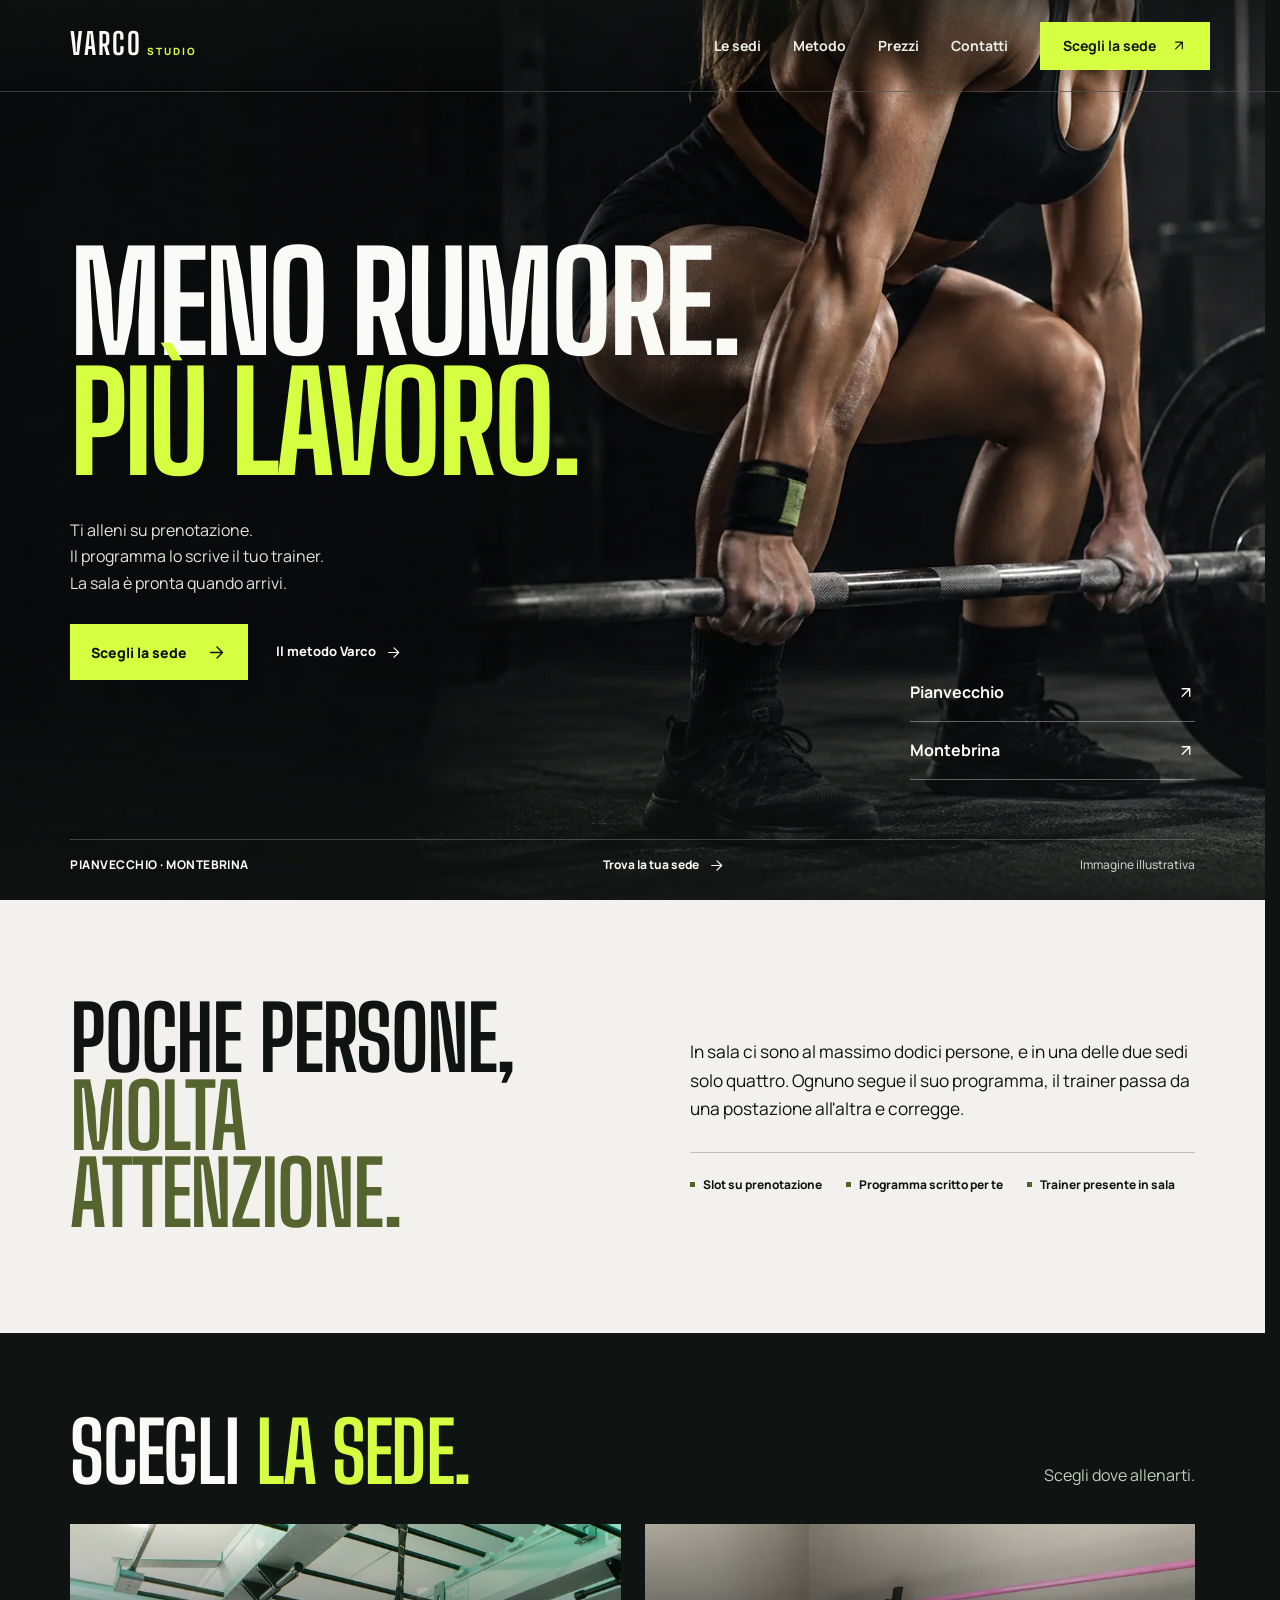
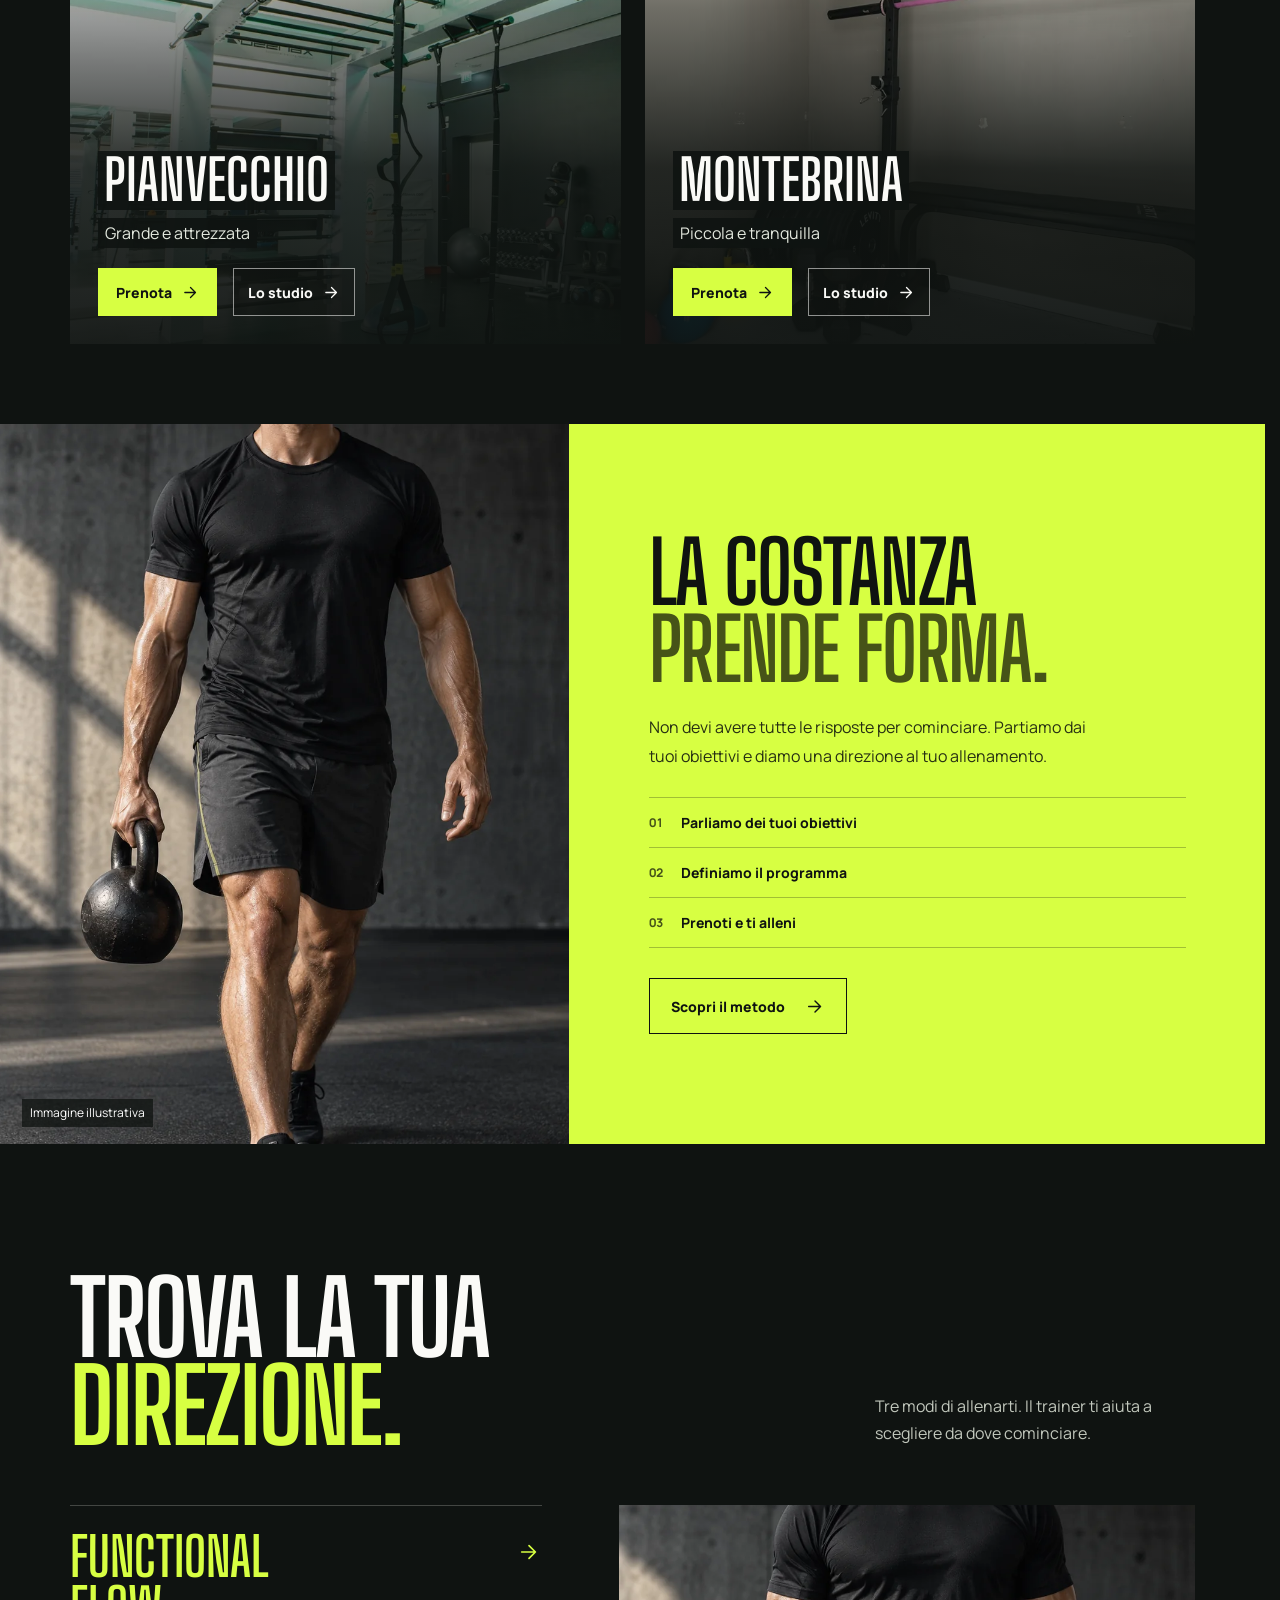
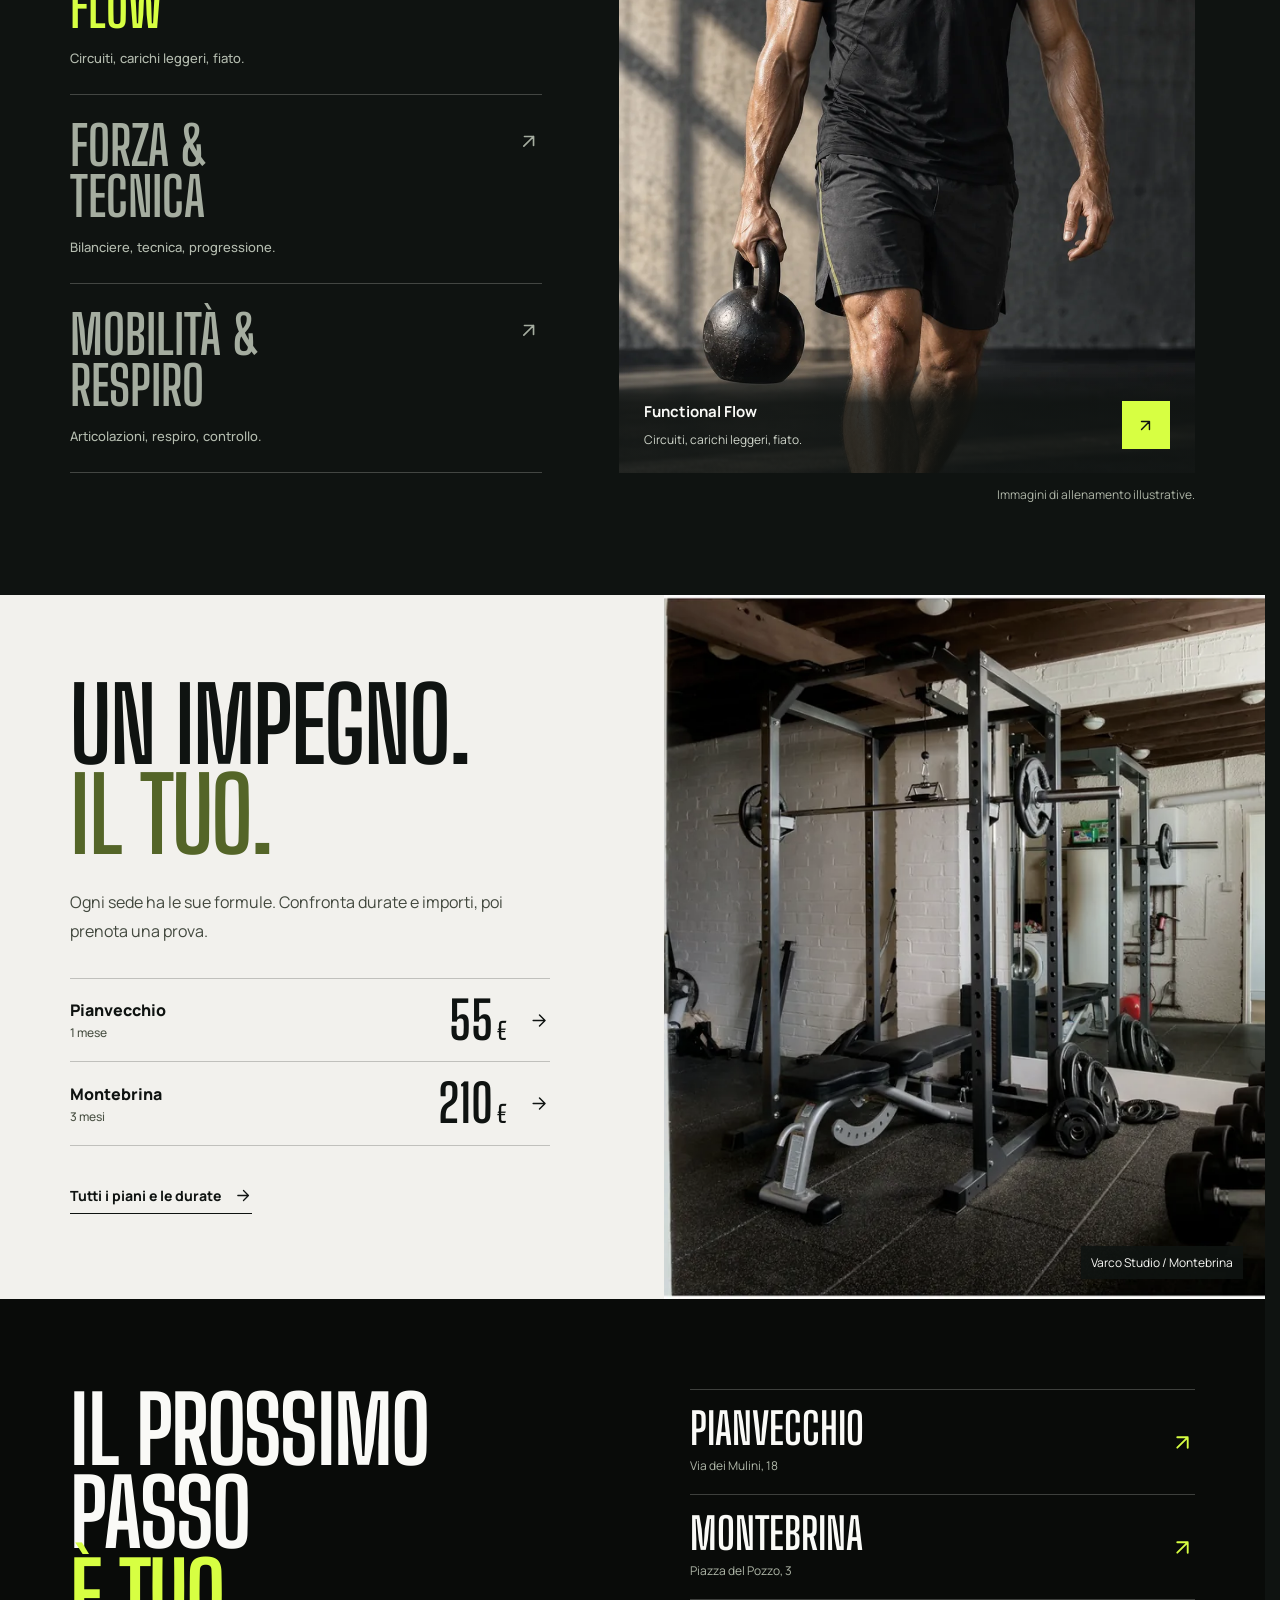
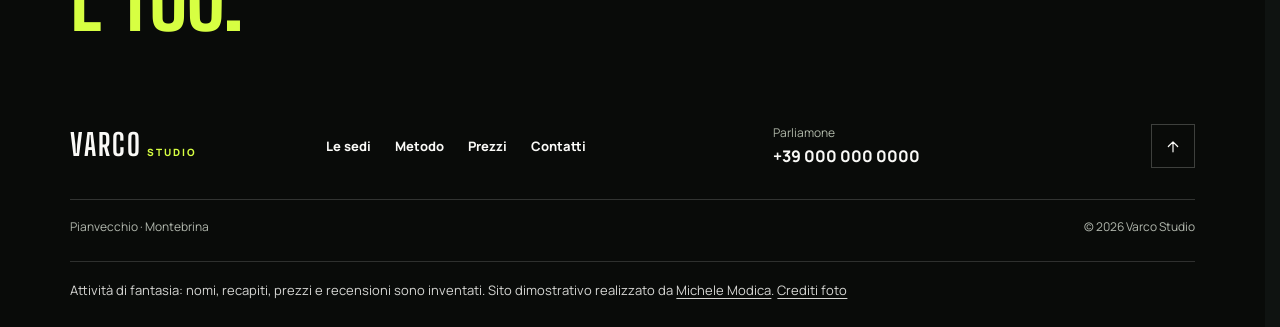
<file: index.html>
<!doctype html>
<html lang="it">
<head>
  <meta charset="utf-8">
  <meta name="viewport" content="width=device-width, initial-scale=1, viewport-fit=cover">
  <meta name="theme-color" content="#0f1311">
  <meta name="description" content="Varco Studio è uno studio di personal training di fantasia con due sedi, Pianvecchio e Montebrina. Sito dimostrativo: nomi e dati inventati.">
  <meta name="robots" content="noindex, nofollow">
  <meta property="og:type" content="website">
  <meta property="og:title" content="Varco Studio &ndash; Due sedi, poche persone">
  <meta property="og:description" content="Varco Studio è uno studio di personal training di fantasia con due sedi, Pianvecchio e Montebrina. Sito dimostrativo: nomi e dati inventati.">
  <link rel="icon" href="src/assets/img/favicon.svg" type="image/svg+xml">
  <link rel="preload" href="src/assets/fonts/big-shoulders-display-latin.woff2" as="font" type="font/woff2" crossorigin>
  <link rel="preload" href="src/assets/fonts/manrope-latin.woff2" as="font" type="font/woff2" crossorigin>
  <link rel="stylesheet" href="src/styles.css">
  <link rel="stylesheet" href="src/campaign.css">
  <link rel="stylesheet" href="src/mobile.css">
  <script src="src/main.js" defer></script>
  <title>Varco Studio &ndash; Due sedi, poche persone</title>
</head>
<body class="page-home has-mobile-actions">
<a class="skip-link" href="#contenuto">Vai al contenuto</a>
<header class="site-header">
  <a class="brand" href="./" aria-label="Varco Studio &ndash; home"><span class="wordmark">VARCO<small>studio</small></span></a>
  <nav class="desktop-nav" aria-label="Navigazione principale"><a href="sedi/">Le sedi</a><a href="metodo.html">Metodo</a><a href="prezzi.html">Prezzi</a><a href="contatti.html">Contatti</a><a class="desktop-nav__cta" href="#scegli-sede" data-choose-venue>Scegli la sede <svg class="icon" viewBox="0 0 24 24" aria-hidden="true"><path d="M7 17 17 7M7 7h10v10"/></svg></a></nav>
  <details class="mobile-menu">
    <summary aria-label="Apri o chiudi il menu"><span class="mobile-menu__open">Menu</span><span class="mobile-menu__close">Chiudi</span><span class="menu-glyph" aria-hidden="true"><i></i><i></i></span></summary>
    <div class="mobile-menu__panel"><div class="mobile-menu__top"><a href="./" aria-label="Varco Studio &ndash; home"><span class="wordmark">VARCO<small>studio</small></span></a><span>MENO RUMORE.<br>PI&Ugrave; LAVORO.</span></div><nav aria-label="Navigazione per smartphone"><a href="./" aria-current="page">Home</a><a href="sedi/">Le sedi</a><div class="mobile-menu__locations"><a href="sedi/pianvecchio.html">Pianvecchio</a><a href="sedi/montebrina.html">Montebrina</a></div><a href="metodo.html">Metodo</a><a href="prezzi.html">Prezzi</a><a href="contatti.html">Contatti</a><a class="mobile-menu__action" href="#scegli-sede" data-choose-venue>Scegli la sede</a></nav><a class="mobile-menu__phone" href="tel:+390000000000">+39 000 000 0000</a></div>
  </details>
</header>
<main id="contenuto">
<section class="hero hero--campaign">
  <picture class="hero__photo"><source media="(max-width: 720px)" srcset="src/assets/img/strength-mobile-editorial-480.webp 480w, src/assets/img/strength-mobile-editorial-960.webp 960w" sizes="100vw" type="image/webp"><source srcset="src/assets/img/strength-editorial-480.webp 480w, src/assets/img/strength-editorial-960.webp 960w, src/assets/img/strength-editorial-1600.webp 1600w" sizes="100vw" type="image/webp"><img src="src/assets/img/strength-editorial-960.webp" alt="Immagine illustrativa di una sessione di forza con bilanciere" width="1672" height="940" fetchpriority="high"></picture>
  <div class="hero__veil"></div>
  <div class="hero__content"><h1><span class="hero-line">Meno rumore.</span><span class="hero-line hero-line--signal">Pi&ugrave; lavoro.</span></h1><p class="hero__lede">Ti alleni su prenotazione.<br>Il programma lo scrive il tuo trainer.<br>La sala &egrave; pronta quando arrivi.</p><div class="hero__actions"><a class="button button--signal" href="#scegli-sede" data-choose-venue>Scegli la sede <svg class="icon" viewBox="0 0 24 24" aria-hidden="true"><path d="M4 12h15m-7-7 7 7-7 7"/></svg></a><a class="hero__method" href="metodo.html">Il metodo Varco <svg class="icon" viewBox="0 0 24 24" aria-hidden="true"><path d="M4 12h15m-7-7 7 7-7 7"/></svg></a></div></div>
  <nav class="hero-venues" aria-label="Esplora le sedi"><a href="sedi/pianvecchio.html"><span>Pianvecchio</span><svg class="icon" viewBox="0 0 24 24" aria-hidden="true"><path d="M7 17 17 7M7 7h10v10"/></svg></a><a href="sedi/montebrina.html"><span>Montebrina</span><svg class="icon" viewBox="0 0 24 24" aria-hidden="true"><path d="M7 17 17 7M7 7h10v10"/></svg></a></nav>
  <div class="hero__bottom"><span>PIANVECCHIO &middot; MONTEBRINA</span><a href="#scegli-sede">Trova la tua sede <svg class="icon" viewBox="0 0 24 24" aria-hidden="true"><path d="M4 12h15m-7-7 7 7-7 7"/></svg></a><small>Immagine illustrativa</small></div>
</section>
<section class="manifesto section-wrap"><h2 data-reveal>Poche persone,<br><span>molta attenzione.</span></h2><div class="manifesto__copy"><p>In sala ci sono al massimo dodici persone, e in una delle due sedi solo quattro. Ognuno segue il suo programma, il trainer passa da una postazione all'altra e corregge.</p><ul><li>Slot su prenotazione</li><li>Programma scritto per te</li><li>Trainer presente in sala</li></ul></div></section>
<section class="venue-picker section-wrap" id="scegli-sede" aria-labelledby="venue-picker-title" data-venue-picker><div class="venue-picker__heading"><h2 id="venue-picker-title" tabindex="-1">Scegli <span>la sede.</span></h2><p>Scegli dove allenarti.</p></div><div class="studio-choices"><article class="studio-choice"><a class="studio-choice__media" href="sedi/pianvecchio.html" aria-label="Scopri lo studio di Pianvecchio"><picture><source srcset="src/assets/img/pianvecchio-04-480.webp 480w, src/assets/img/pianvecchio-04-800.webp 800w" sizes="(max-width: 720px) 100px, 45vw" type="image/webp"><img src="src/assets/img/pianvecchio-04-800.webp" alt="La sala dello studio di Pianvecchio" width="800" height="800" loading="lazy"></picture></a><div class="studio-choice__body"><h3>Pianvecchio</h3><p>Grande e attrezzata</p><div class="studio-choice__actions"><a class="studio-choice__portal" href="contatti.html#prenota">Prenota <svg class="icon" viewBox="0 0 24 24" aria-hidden="true"><path d="M4 12h15m-7-7 7 7-7 7"/></svg></a><a class="studio-choice__details" href="sedi/pianvecchio.html">Lo studio <svg class="icon" viewBox="0 0 24 24" aria-hidden="true"><path d="M4 12h15m-7-7 7 7-7 7"/></svg></a></div></div></article><article class="studio-choice"><a class="studio-choice__media" href="sedi/montebrina.html" aria-label="Scopri lo studio di Montebrina"><picture><source srcset="src/assets/img/montebrina-02-480.webp 480w, src/assets/img/montebrina-02-800.webp 800w" sizes="(max-width: 720px) 100px, 45vw" type="image/webp"><img src="src/assets/img/montebrina-02-800.webp" alt="La sala dello studio di Montebrina" width="800" height="800" loading="lazy"></picture></a><div class="studio-choice__body"><h3>Montebrina</h3><p>Piccola e tranquilla</p><div class="studio-choice__actions"><a class="studio-choice__portal" href="contatti.html#prenota">Prenota <svg class="icon" viewBox="0 0 24 24" aria-hidden="true"><path d="M4 12h15m-7-7 7 7-7 7"/></svg></a><a class="studio-choice__details" href="sedi/montebrina.html">Lo studio <svg class="icon" viewBox="0 0 24 24" aria-hidden="true"><path d="M4 12h15m-7-7 7 7-7 7"/></svg></a></div></div></article></div></section>
<section class="home-method"><figure class="home-method__visual"><picture class=""><source srcset="src/assets/img/functional-editorial-480.webp 480w, src/assets/img/functional-editorial-960.webp 960w" sizes="(max-width: 720px) 100vw, 60vw" type="image/webp"><img src="src/assets/img/functional-editorial-960.webp" alt="Immagine illustrativa di esercizio con kettlebell" width="960" height="1200" loading="lazy"></picture><figcaption>Immagine illustrativa</figcaption></figure><div class="home-method__copy" data-reveal><h2>La costanza<br><span>prende forma.</span></h2><p>Non devi avere tutte le risposte per cominciare. Partiamo dai tuoi obiettivi e diamo una direzione al tuo allenamento.</p><ol class="method-mini"><li><span>01</span> Parliamo dei tuoi obiettivi</li><li><span>02</span> Definiamo il programma</li><li><span>03</span> Prenoti e ti alleni</li></ol><a class="button button--outline" href="metodo.html">Scopri il metodo <svg class="icon" viewBox="0 0 24 24" aria-hidden="true"><path d="M4 12h15m-7-7 7 7-7 7"/></svg></a></div></section>
<section class="training-section section-wrap" data-training-selector><div class="training-heading"><h2 data-reveal>Trova la tua<br><span>direzione.</span></h2><p>Tre modi di allenarti. Il trainer ti aiuta a scegliere da dove cominciare.</p></div><div class="training-layout"><div class="training-tabs" aria-label="Scegli il format"><button type="button" id="tab-functional" data-training-tab><span class="training-tab__name"><span>Functional </span> <span>Flow</span></span><span class="training-tab__detail">Circuiti, carichi leggeri, fiato.</span><svg class="icon" viewBox="0 0 24 24" aria-hidden="true"><path d="M4 12h15m-7-7 7 7-7 7"/></svg></button><button type="button" id="tab-strength" data-training-tab><span class="training-tab__name"><span>Forza &amp;</span> <span>Tecnica</span></span><span class="training-tab__detail">Bilanciere, tecnica, progressione.</span><svg class="icon" viewBox="0 0 24 24" aria-hidden="true"><path d="M4 12h15m-7-7 7 7-7 7"/></svg></button><button type="button" id="tab-mindful" data-training-tab><span class="training-tab__name"><span>Mobilit&agrave; &amp;</span> <span>Respiro</span></span><span class="training-tab__detail">Articolazioni, respiro, controllo.</span><svg class="icon" viewBox="0 0 24 24" aria-hidden="true"><path d="M4 12h15m-7-7 7 7-7 7"/></svg></button></div><div class="training-gallery"><div class="training-panel" id="panel-functional" data-training-panel><picture class=""><source srcset="src/assets/img/functional-editorial-480.webp 480w, src/assets/img/functional-editorial-960.webp 960w" sizes="(max-width: 720px) 100vw, 60vw" type="image/webp"><img src="src/assets/img/functional-editorial-960.webp" alt="Esercizio illustrativo con kettlebell" width="960" height="1200" loading="lazy"></picture><div class="training-panel__caption"><div><h3>Functional Flow</h3><p>Circuiti, carichi leggeri, fiato.</p></div><a href="metodo.html#functional" aria-label="Scopri Functional Flow"><span>Scopri</span><svg class="icon" viewBox="0 0 24 24" aria-hidden="true"><path d="M7 17 17 7M7 7h10v10"/></svg></a></div></div><div class="training-panel" id="panel-strength" data-training-panel><picture class=""><source srcset="src/assets/img/strength-editorial-480.webp 480w, src/assets/img/strength-editorial-960.webp 960w, src/assets/img/strength-editorial-1600.webp 1600w" sizes="(max-width: 720px) 100vw, 60vw" type="image/webp"><img src="src/assets/img/strength-editorial-960.webp" alt="Esercizio illustrativo con bilanciere" width="1672" height="940" loading="lazy"></picture><div class="training-panel__caption"><div><h3>Forza &amp; Tecnica</h3><p>Bilanciere, tecnica, progressione.</p></div><a href="metodo.html#strength" aria-label="Scopri Forza e Tecnica"><span>Scopri</span><svg class="icon" viewBox="0 0 24 24" aria-hidden="true"><path d="M7 17 17 7M7 7h10v10"/></svg></a></div></div><div class="training-panel" id="panel-mindful" data-training-panel><picture class=""><source srcset="src/assets/img/mindful-editorial-480.webp 480w, src/assets/img/mindful-editorial-960.webp 960w" sizes="(max-width: 720px) 100vw, 60vw" type="image/webp"><img src="src/assets/img/mindful-editorial-960.webp" alt="Esercizio illustrativo di mobilit&agrave;" width="960" height="1200" loading="lazy"></picture><div class="training-panel__caption"><div><h3>Mobilit&agrave; &amp; Respiro</h3><p>Articolazioni, respiro, controllo.</p></div><a href="metodo.html#mindful" aria-label="Scopri Mobilit&agrave; &amp; Respiro"><span>Scopri</span><svg class="icon" viewBox="0 0 24 24" aria-hidden="true"><path d="M7 17 17 7M7 7h10v10"/></svg></a></div></div></div></div><p class="image-disclosure">Immagini di allenamento illustrative.</p></section>
<section class="home-prices"><div class="home-prices__head" data-reveal><h2>Un impegno.<br><span>Il tuo.</span></h2><p>Ogni sede ha le sue formule. Confronta durate e importi, poi prenota una prova.</p><div class="price-preview"><a href="prezzi.html#pianvecchio"><span>Pianvecchio<small>1 mese</small></span><strong>55<small>&euro;</small></strong><svg class="icon" viewBox="0 0 24 24" aria-hidden="true"><path d="M4 12h15m-7-7 7 7-7 7"/></svg></a><a href="prezzi.html#montebrina"><span>Montebrina<small>3 mesi</small></span><strong>210<small>&euro;</small></strong><svg class="icon" viewBox="0 0 24 24" aria-hidden="true"><path d="M4 12h15m-7-7 7 7-7 7"/></svg></a></div><a class="under-link" href="prezzi.html">Tutti i piani e le durate <svg class="icon" viewBox="0 0 24 24" aria-hidden="true"><path d="M4 12h15m-7-7 7 7-7 7"/></svg></a></div><div class="home-prices__visual"><picture><source srcset="src/assets/img/montebrina-04-480.webp 480w, src/assets/img/montebrina-04-800.webp 800w" sizes="(max-width: 720px) 100vw, 50vw" type="image/webp"><img src="src/assets/img/montebrina-04-800.webp" alt="La sala dello studio ad Montebrina" width="800" height="800" loading="lazy"></picture><span class="real-photo-caption">Varco Studio / Montebrina</span></div></section>
</main>
<aside class="mobile-actions" aria-label="Azioni rapide"><a class="mobile-actions__phone" href="tel:+390000000000" aria-label="Chiama Varco al numero +39 000 000 0000"><svg class="icon" viewBox="0 0 24 24" aria-hidden="true"><path d="m5 3 4 1 1 5-2 2a14 14 0 0 0 5 5l2-2 5 1 1 4c-1 3-5 3-9 1S4 14 3 9s-1-5 2-6Z"/></svg></a><a class="mobile-actions__primary" href="#scegli-sede" data-choose-venue>Scegli la sede <svg class="icon" viewBox="0 0 24 24" aria-hidden="true"><path d="M4 12h15m-7-7 7 7-7 7"/></svg></a></aside>
<footer class="site-footer"><div class="footer-start"><h2>Il prossimo passo<br><span>&egrave; tuo.</span></h2><div class="footer-venues"><a href="sedi/pianvecchio.html"><div><h3>Pianvecchio</h3><span>Via dei Mulini, 18</span></div><svg class="icon" viewBox="0 0 24 24" aria-hidden="true"><path d="M7 17 17 7M7 7h10v10"/></svg></a><a href="sedi/montebrina.html"><div><h3>Montebrina</h3><span>Piazza del Pozzo, 3</span></div><svg class="icon" viewBox="0 0 24 24" aria-hidden="true"><path d="M7 17 17 7M7 7h10v10"/></svg></a></div></div><div class="footer-connect"><a href="./" class="footer-brand" aria-label="Varco Studio &ndash; home"><span class="wordmark">VARCO<small>studio</small></span></a><nav aria-label="Navigazione nel footer"><a href="sedi/">Le sedi</a><a href="metodo.html">Metodo</a><a href="prezzi.html">Prezzi</a><a href="contatti.html">Contatti</a></nav><a class="footer-phone" href="tel:+390000000000">Parliamone <span>+39 000 000 0000</span></a><a class="footer-lift" href="#contenuto" aria-label="Torna all'inizio"><svg class="icon" viewBox="0 0 24 24" aria-hidden="true"><path d="M4 12h15m-7-7 7 7-7 7"/></svg></a></div><div class="site-footer__bottom"><span>Pianvecchio &middot; Montebrina</span><span>&copy; <span data-year>2026</span> Varco Studio</span></div><p class="demo-notice">Attivit&agrave; di fantasia: nomi, recapiti, prezzi e recensioni sono inventati. Sito dimostrativo realizzato da <a href="https://www.modicamichele.it">Michele Modica</a>. <a href="crediti-fotografici.html">Crediti foto</a></p></footer>
</body>
</html>
</file>
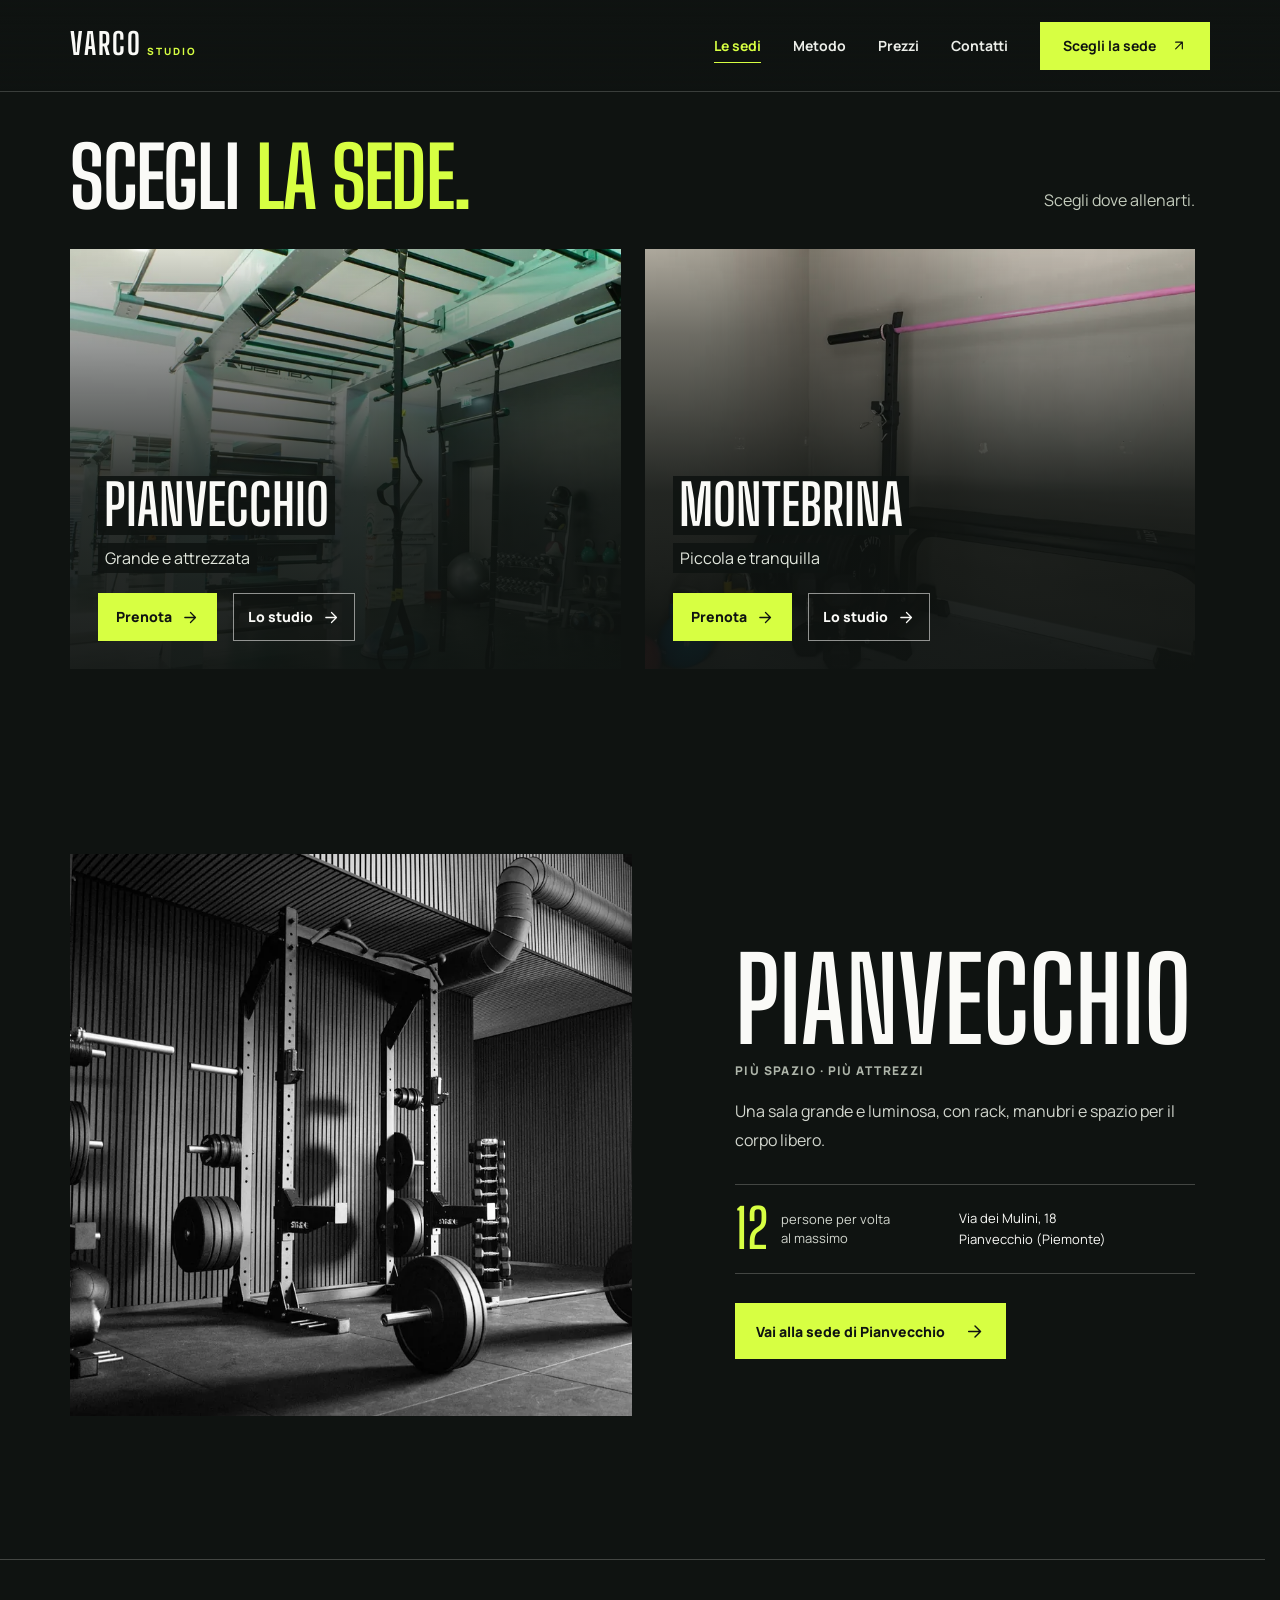
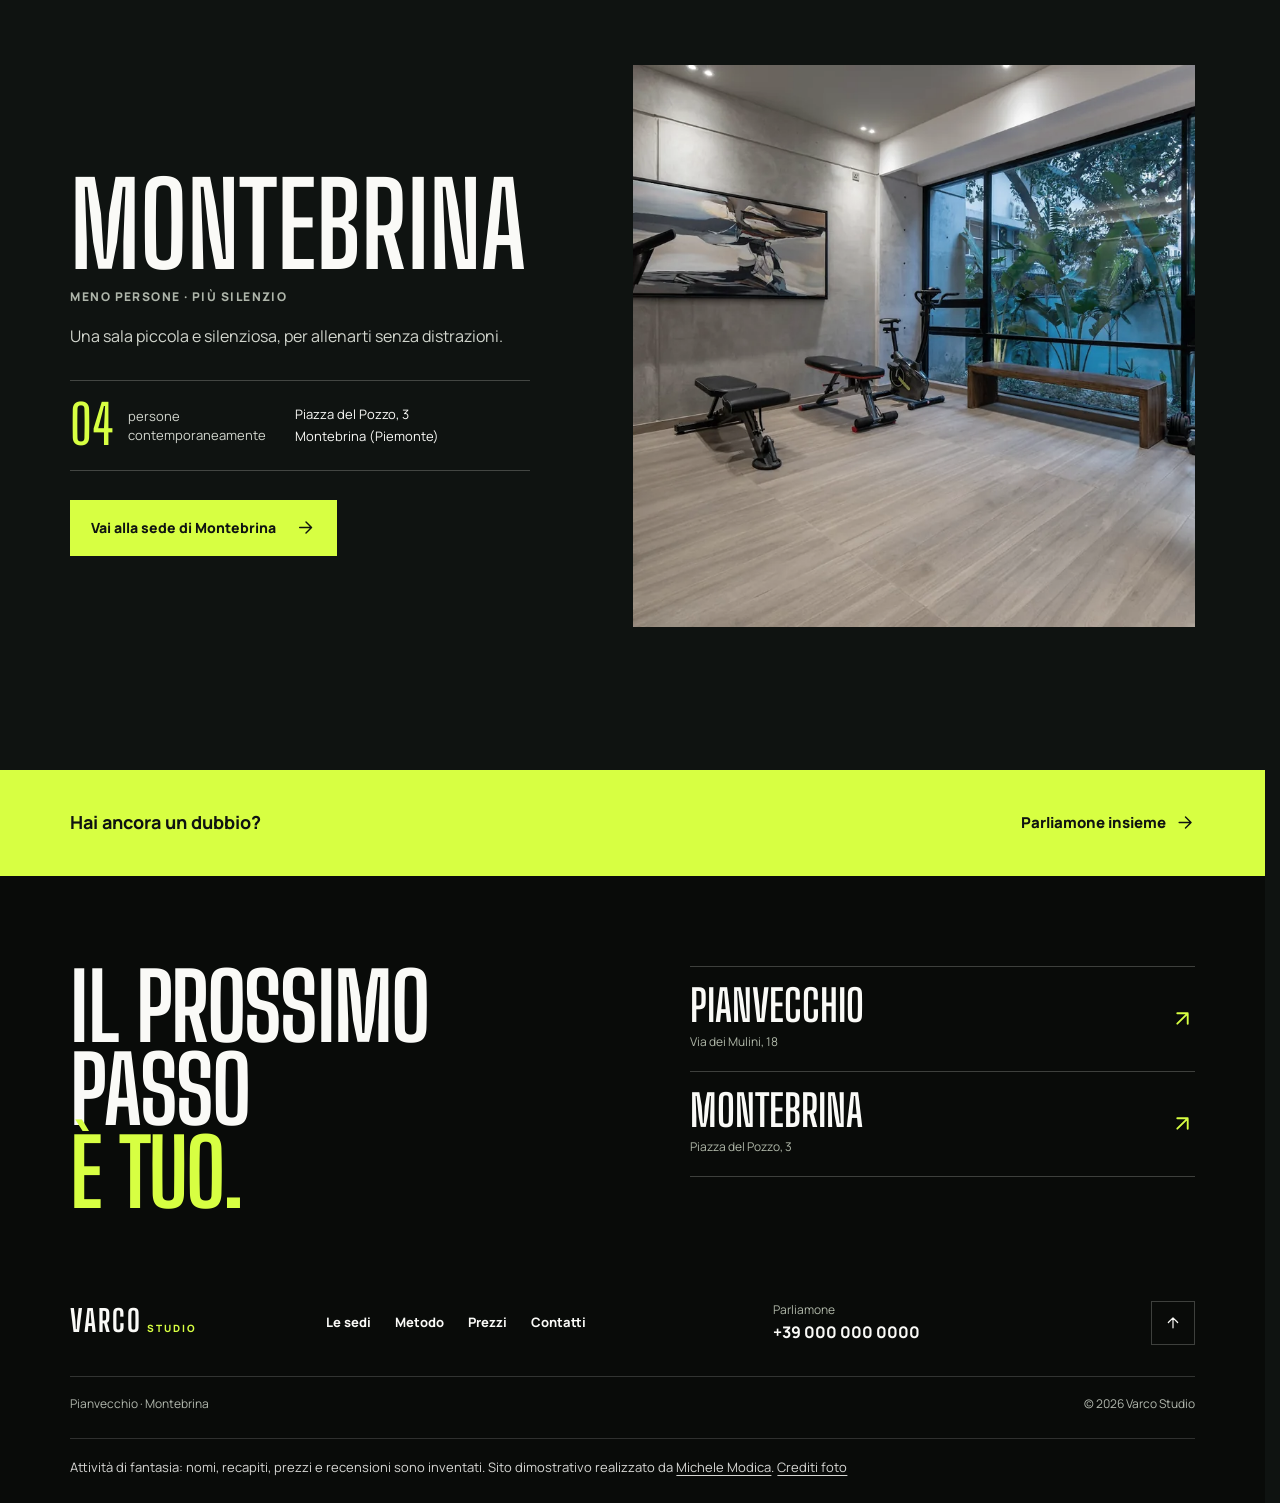
<file: sedi/index.html>
<!doctype html>
<html lang="it">
<head>
  <meta charset="utf-8">
  <meta name="viewport" content="width=device-width, initial-scale=1, viewport-fit=cover">
  <meta name="theme-color" content="#0f1311">
  <meta name="description" content="Varco Studio è uno studio di personal training di fantasia con due sedi, Pianvecchio e Montebrina. Sito dimostrativo: nomi e dati inventati.">
  <meta name="robots" content="noindex, nofollow">
  <meta property="og:type" content="website">
  <meta property="og:title" content="Le sedi Varco Studio &ndash; Pianvecchio e Montebrina">
  <meta property="og:description" content="Varco Studio è uno studio di personal training di fantasia con due sedi, Pianvecchio e Montebrina. Sito dimostrativo: nomi e dati inventati.">
  <link rel="icon" href="../src/assets/img/favicon.svg" type="image/svg+xml">
  <link rel="preload" href="../src/assets/fonts/big-shoulders-display-latin.woff2" as="font" type="font/woff2" crossorigin>
  <link rel="preload" href="../src/assets/fonts/manrope-latin.woff2" as="font" type="font/woff2" crossorigin>
  <link rel="stylesheet" href="../src/styles.css">
  <link rel="stylesheet" href="../src/campaign.css">
  <link rel="stylesheet" href="../src/mobile.css">
  <script src="../src/main.js" defer></script>
  <title>Le sedi Varco Studio &ndash; Pianvecchio e Montebrina</title>
</head>
<body class="has-mobile-actions">
<a class="skip-link" href="#contenuto">Vai al contenuto</a>
<header class="site-header">
  <a class="brand" href="../" aria-label="Varco Studio &ndash; home"><span class="wordmark">VARCO<small>studio</small></span></a>
  <nav class="desktop-nav" aria-label="Navigazione principale"><a href="../sedi/" aria-current="page">Le sedi</a><a href="../metodo.html">Metodo</a><a href="../prezzi.html">Prezzi</a><a href="../contatti.html">Contatti</a><a class="desktop-nav__cta" href="#scegli-sede" data-choose-venue>Scegli la sede <svg class="icon" viewBox="0 0 24 24" aria-hidden="true"><path d="M7 17 17 7M7 7h10v10"/></svg></a></nav>
  <details class="mobile-menu">
    <summary aria-label="Apri o chiudi il menu"><span class="mobile-menu__open">Menu</span><span class="mobile-menu__close">Chiudi</span><span class="menu-glyph" aria-hidden="true"><i></i><i></i></span></summary>
    <div class="mobile-menu__panel"><div class="mobile-menu__top"><a href="../" aria-label="Varco Studio &ndash; home"><span class="wordmark">VARCO<small>studio</small></span></a><span>MENO RUMORE.<br>PI&Ugrave; LAVORO.</span></div><nav aria-label="Navigazione per smartphone"><a href="../">Home</a><a href="../sedi/" aria-current="page">Le sedi</a><div class="mobile-menu__locations"><a href="../sedi/pianvecchio.html">Pianvecchio</a><a href="../sedi/montebrina.html">Montebrina</a></div><a href="../metodo.html">Metodo</a><a href="../prezzi.html">Prezzi</a><a href="../contatti.html">Contatti</a><a class="mobile-menu__action" href="#scegli-sede" data-choose-venue>Scegli la sede</a></nav><a class="mobile-menu__phone" href="tel:+390000000000">+39 000 000 0000</a></div>
  </details>
</header>
<main id="contenuto">
<section class="venue-picker section-wrap venue-picker--hub" id="scegli-sede" aria-labelledby="venue-picker-title" data-venue-picker><div class="venue-picker__heading"><h1 id="venue-picker-title" tabindex="-1">Scegli <span>la sede.</span></h1><p>Scegli dove allenarti.</p></div><div class="studio-choices"><article class="studio-choice"><a class="studio-choice__media" href="../sedi/pianvecchio.html" aria-label="Scopri lo studio di Pianvecchio"><picture><source srcset="../src/assets/img/pianvecchio-04-480.webp 480w, ../src/assets/img/pianvecchio-04-800.webp 800w" sizes="(max-width: 720px) 100px, 45vw" type="image/webp"><img src="../src/assets/img/pianvecchio-04-800.webp" alt="La sala dello studio di Pianvecchio" width="800" height="800" loading="lazy"></picture></a><div class="studio-choice__body"><h2>Pianvecchio</h2><p>Grande e attrezzata</p><div class="studio-choice__actions"><a class="studio-choice__portal" href="../contatti.html#prenota">Prenota <svg class="icon" viewBox="0 0 24 24" aria-hidden="true"><path d="M4 12h15m-7-7 7 7-7 7"/></svg></a><a class="studio-choice__details" href="../sedi/pianvecchio.html">Lo studio <svg class="icon" viewBox="0 0 24 24" aria-hidden="true"><path d="M4 12h15m-7-7 7 7-7 7"/></svg></a></div></div></article><article class="studio-choice"><a class="studio-choice__media" href="../sedi/montebrina.html" aria-label="Scopri lo studio di Montebrina"><picture><source srcset="../src/assets/img/montebrina-02-480.webp 480w, ../src/assets/img/montebrina-02-800.webp 800w" sizes="(max-width: 720px) 100px, 45vw" type="image/webp"><img src="../src/assets/img/montebrina-02-800.webp" alt="La sala dello studio di Montebrina" width="800" height="800" loading="lazy"></picture></a><div class="studio-choice__body"><h2>Montebrina</h2><p>Piccola e tranquilla</p><div class="studio-choice__actions"><a class="studio-choice__portal" href="../contatti.html#prenota">Prenota <svg class="icon" viewBox="0 0 24 24" aria-hidden="true"><path d="M4 12h15m-7-7 7 7-7 7"/></svg></a><a class="studio-choice__details" href="../sedi/montebrina.html">Lo studio <svg class="icon" viewBox="0 0 24 24" aria-hidden="true"><path d="M4 12h15m-7-7 7 7-7 7"/></svg></a></div></div></article></div></section>
<section class="location-feature location-feature--pianvecchio section-wrap" id="studi" data-reveal><div class="location-feature__photo"><picture class=""><source srcset="../src/assets/img/pianvecchio-03-480.webp 480w, ../src/assets/img/pianvecchio-03-800.webp 800w" sizes="(max-width: 720px) 100vw, 55vw" type="image/webp"><img src="../src/assets/img/pianvecchio-03-800.webp" alt="Attrezzatura per la forza nella sede di Pianvecchio" width="800" height="800" loading="lazy"></picture></div><div class="location-feature__copy"><h2>Pianvecchio</h2><span class="place-kicker">PI&Ugrave; SPAZIO &middot; PI&Ugrave; ATTREZZI</span><p>Una sala grande e luminosa, con rack, manubri e spazio per il corpo libero.</p><div class="place-data"><div><strong>12</strong><span>persone per volta<br>al massimo</span></div><address>Via dei Mulini, 18<br>Pianvecchio (Piemonte)</address></div><a class="button button--signal" href="../sedi/pianvecchio.html">Vai alla sede di Pianvecchio <svg class="icon" viewBox="0 0 24 24" aria-hidden="true"><path d="M4 12h15m-7-7 7 7-7 7"/></svg></a></div></section>
<section class="location-feature location-feature--montebrina section-wrap" data-reveal><div class="location-feature__photo"><picture class=""><source srcset="../src/assets/img/montebrina-01-480.webp 480w, ../src/assets/img/montebrina-01-800.webp 800w" sizes="(max-width: 720px) 100vw, 55vw" type="image/webp"><img src="../src/assets/img/montebrina-01-800.webp" alt="Sala raccolta della sede di Montebrina" width="800" height="800" loading="lazy"></picture></div><div class="location-feature__copy"><h2>Montebrina</h2><span class="place-kicker">MENO PERSONE &middot; PI&Ugrave; SILENZIO</span><p>Una sala piccola e silenziosa, per allenarti senza distrazioni.</p><div class="place-data"><div><strong>04</strong><span>persone<br>contemporaneamente</span></div><address>Piazza del Pozzo, 3<br>Montebrina (Piemonte)</address></div><a class="button button--signal" href="../sedi/montebrina.html">Vai alla sede di Montebrina <svg class="icon" viewBox="0 0 24 24" aria-hidden="true"><path d="M4 12h15m-7-7 7 7-7 7"/></svg></a></div></section>
<section class="location-choice"><p>Hai ancora un dubbio?</p><a href="../contatti.html">Parliamone insieme <svg class="icon" viewBox="0 0 24 24" aria-hidden="true"><path d="M4 12h15m-7-7 7 7-7 7"/></svg></a></section></main>
<aside class="mobile-actions mobile-actions--venues" aria-label="Scegli lo studio"><a class="mobile-actions__primary" href="../sedi/pianvecchio.html">Pianvecchio <svg class="icon" viewBox="0 0 24 24" aria-hidden="true"><path d="M4 12h15m-7-7 7 7-7 7"/></svg></a><a class="mobile-actions__primary" href="../sedi/montebrina.html">Montebrina <svg class="icon" viewBox="0 0 24 24" aria-hidden="true"><path d="M4 12h15m-7-7 7 7-7 7"/></svg></a></aside>
<footer class="site-footer"><div class="footer-start"><h2>Il prossimo passo<br><span>&egrave; tuo.</span></h2><div class="footer-venues"><a href="../sedi/pianvecchio.html"><div><h3>Pianvecchio</h3><span>Via dei Mulini, 18</span></div><svg class="icon" viewBox="0 0 24 24" aria-hidden="true"><path d="M7 17 17 7M7 7h10v10"/></svg></a><a href="../sedi/montebrina.html"><div><h3>Montebrina</h3><span>Piazza del Pozzo, 3</span></div><svg class="icon" viewBox="0 0 24 24" aria-hidden="true"><path d="M7 17 17 7M7 7h10v10"/></svg></a></div></div><div class="footer-connect"><a href="../" class="footer-brand" aria-label="Varco Studio &ndash; home"><span class="wordmark">VARCO<small>studio</small></span></a><nav aria-label="Navigazione nel footer"><a href="../sedi/">Le sedi</a><a href="../metodo.html">Metodo</a><a href="../prezzi.html">Prezzi</a><a href="../contatti.html">Contatti</a></nav><a class="footer-phone" href="tel:+390000000000">Parliamone <span>+39 000 000 0000</span></a><a class="footer-lift" href="#contenuto" aria-label="Torna all'inizio"><svg class="icon" viewBox="0 0 24 24" aria-hidden="true"><path d="M4 12h15m-7-7 7 7-7 7"/></svg></a></div><div class="site-footer__bottom"><span>Pianvecchio &middot; Montebrina</span><span>&copy; <span data-year>2026</span> Varco Studio</span></div><p class="demo-notice">Attivit&agrave; di fantasia: nomi, recapiti, prezzi e recensioni sono inventati. Sito dimostrativo realizzato da <a href="https://www.modicamichele.it">Michele Modica</a>. <a href="../crediti-fotografici.html">Crediti foto</a></p></footer>
</body>
</html>
</file>
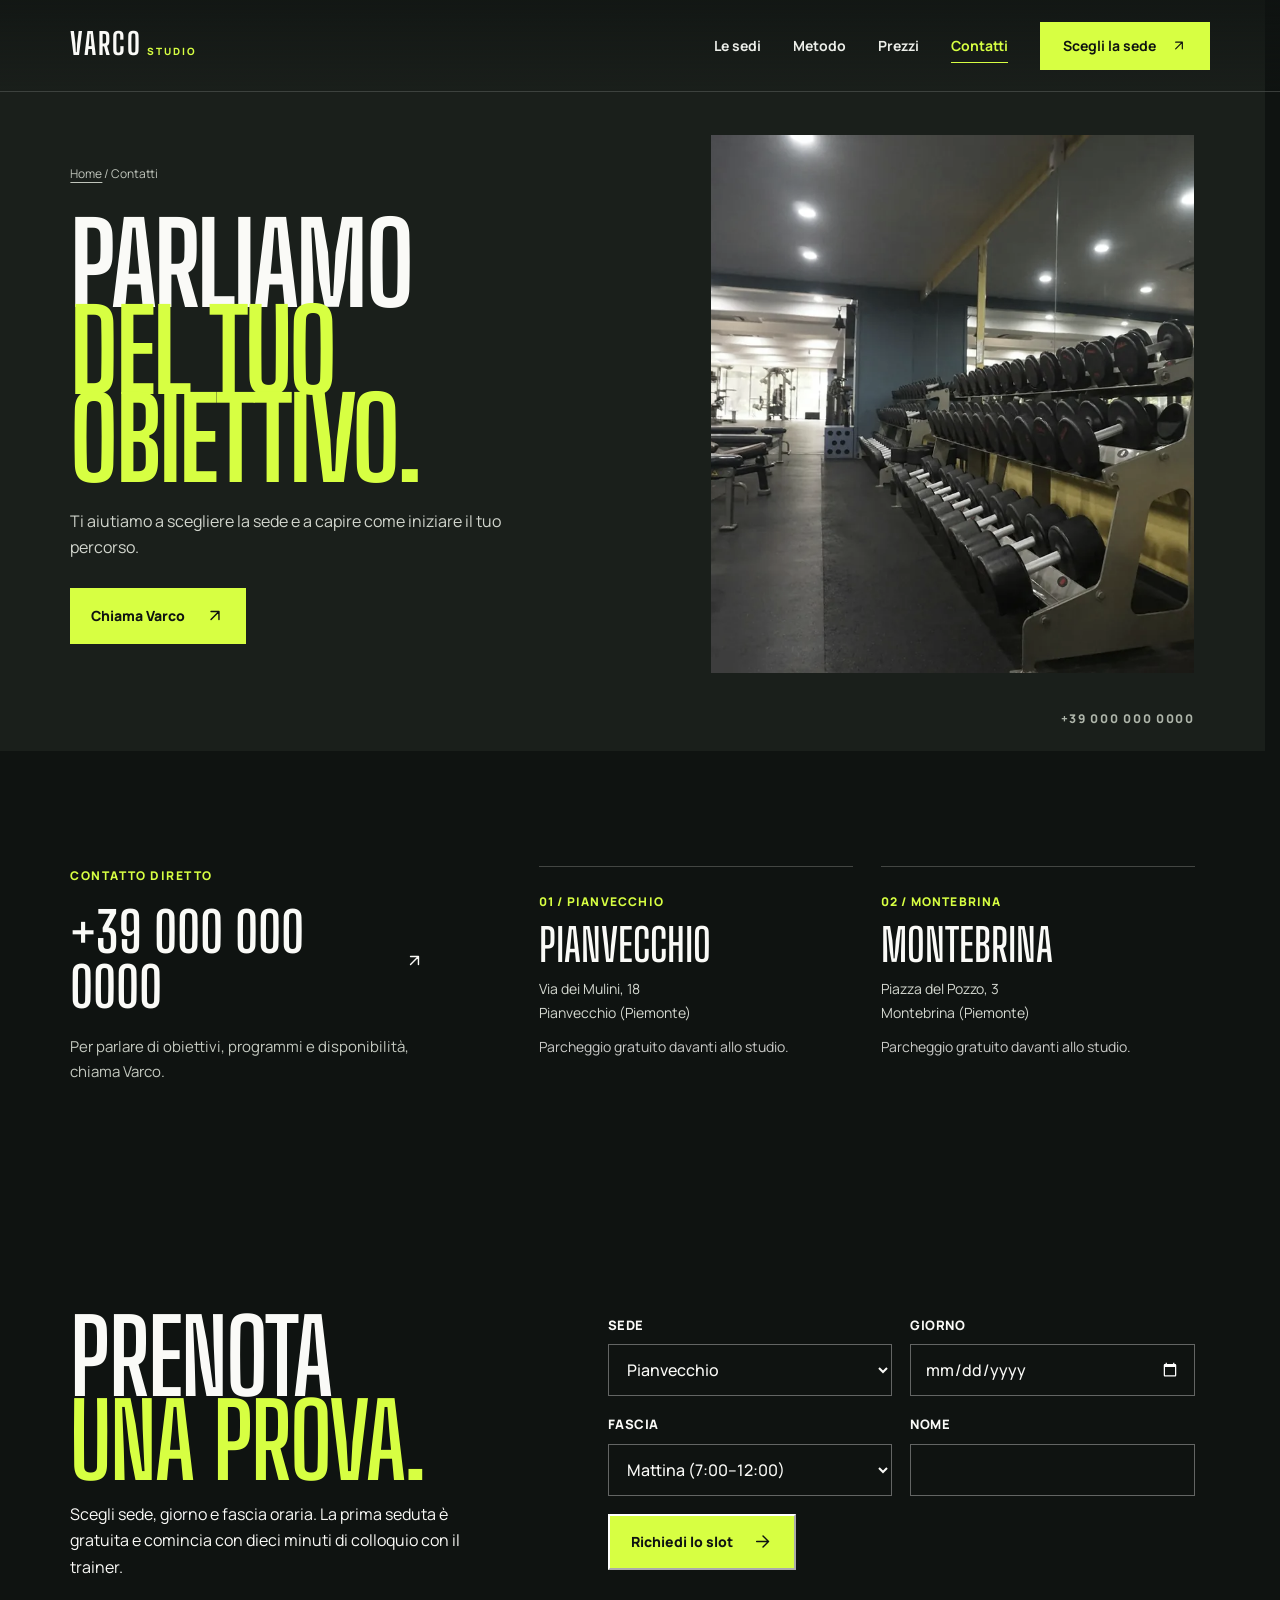
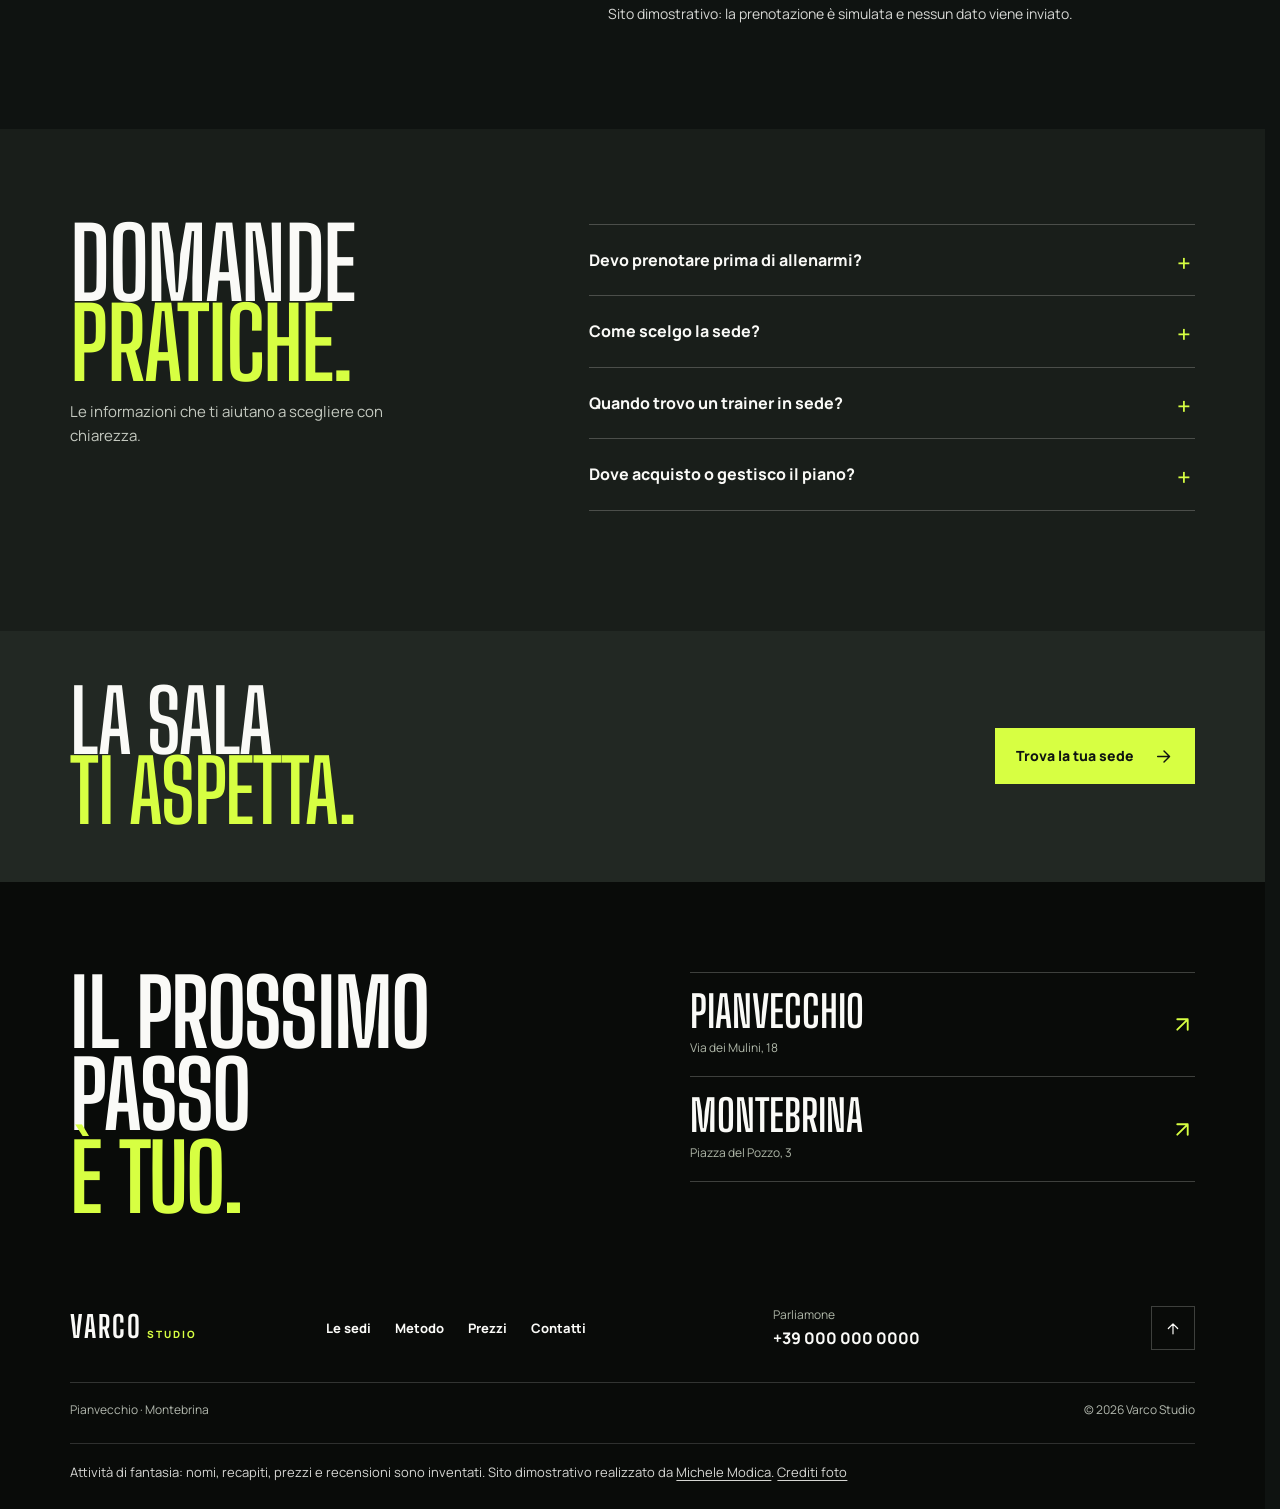
<file: contatti.html>
<!doctype html>
<html lang="it">
<head>
  <meta charset="utf-8">
  <meta name="viewport" content="width=device-width, initial-scale=1, viewport-fit=cover">
  <meta name="theme-color" content="#0f1311">
  <meta name="description" content="Varco Studio è uno studio di personal training di fantasia con due sedi, Pianvecchio e Montebrina. Sito dimostrativo: nomi e dati inventati.">
  <meta name="robots" content="noindex, nofollow">
  <meta property="og:type" content="website">
  <meta property="og:title" content="Contatta Varco Studio &ndash; Pianvecchio e Montebrina">
  <meta property="og:description" content="Varco Studio è uno studio di personal training di fantasia con due sedi, Pianvecchio e Montebrina. Sito dimostrativo: nomi e dati inventati.">
  <link rel="icon" href="src/assets/img/favicon.svg" type="image/svg+xml">
  <link rel="preload" href="src/assets/fonts/big-shoulders-display-latin.woff2" as="font" type="font/woff2" crossorigin>
  <link rel="preload" href="src/assets/fonts/manrope-latin.woff2" as="font" type="font/woff2" crossorigin>
  <link rel="stylesheet" href="src/styles.css">
  <link rel="stylesheet" href="src/campaign.css">
  <link rel="stylesheet" href="src/mobile.css">
  <script src="src/main.js" defer></script>
  <title>Contatta Varco Studio &ndash; Pianvecchio e Montebrina</title>
</head>
<body class="has-mobile-actions">
<a class="skip-link" href="#contenuto">Vai al contenuto</a>
<header class="site-header">
  <a class="brand" href="./" aria-label="Varco Studio &ndash; home"><span class="wordmark">VARCO<small>studio</small></span></a>
  <nav class="desktop-nav" aria-label="Navigazione principale"><a href="sedi/">Le sedi</a><a href="metodo.html">Metodo</a><a href="prezzi.html">Prezzi</a><a href="contatti.html" aria-current="page">Contatti</a><a class="desktop-nav__cta" href="sedi/#scegli-sede" data-choose-venue>Scegli la sede <svg class="icon" viewBox="0 0 24 24" aria-hidden="true"><path d="M7 17 17 7M7 7h10v10"/></svg></a></nav>
  <details class="mobile-menu">
    <summary aria-label="Apri o chiudi il menu"><span class="mobile-menu__open">Menu</span><span class="mobile-menu__close">Chiudi</span><span class="menu-glyph" aria-hidden="true"><i></i><i></i></span></summary>
    <div class="mobile-menu__panel"><div class="mobile-menu__top"><a href="./" aria-label="Varco Studio &ndash; home"><span class="wordmark">VARCO<small>studio</small></span></a><span>MENO RUMORE.<br>PI&Ugrave; LAVORO.</span></div><nav aria-label="Navigazione per smartphone"><a href="./">Home</a><a href="sedi/">Le sedi</a><div class="mobile-menu__locations"><a href="sedi/pianvecchio.html">Pianvecchio</a><a href="sedi/montebrina.html">Montebrina</a></div><a href="metodo.html">Metodo</a><a href="prezzi.html">Prezzi</a><a href="contatti.html" aria-current="page">Contatti</a><a class="mobile-menu__action" href="sedi/#scegli-sede" data-choose-venue>Scegli la sede</a></nav><a class="mobile-menu__phone" href="tel:+390000000000">+39 000 000 0000</a></div>
  </details>
</header>
<main id="contenuto">
<section class="page-hero page-hero--contact"><div class="page-hero__copy"><p class="breadcrumb"><a href="./">Home</a> / Contatti</p><h1>Parliamo<br><span>del tuo obiettivo.</span></h1><p>Ti aiutiamo a scegliere la sede e a capire come iniziare il tuo percorso.</p><a class="button button--signal" href="tel:+390000000000">Chiama Varco <svg class="icon" viewBox="0 0 24 24" aria-hidden="true"><path d="M7 17 17 7M7 7h10v10"/></svg></a></div><picture class="page-hero__image"><source srcset="src/assets/img/pianvecchio-08-480.webp 480w, src/assets/img/pianvecchio-08-800.webp 800w" sizes="(max-width: 720px) 100vw, 55vw" type="image/webp"><img src="src/assets/img/pianvecchio-08-800.webp" alt="Manubri pronti per una sessione di allenamento" width="800" height="800" fetchpriority="high"></picture><div class="page-hero__edge">+39 000 000 0000</div></section>
<section class="contact-hub section-wrap"><div class="contact-hub__main"><span>CONTATTO DIRETTO</span><a class="contact-number" href="tel:+390000000000">+39 000 000 0000 <svg class="icon" viewBox="0 0 24 24" aria-hidden="true"><path d="M7 17 17 7M7 7h10v10"/></svg></a><p>Per parlare di obiettivi, programmi e disponibilit&agrave;, chiama Varco.</p></div><div class="contact-hub__locations"><article><span>01 / PIANVECCHIO</span><h2>Pianvecchio</h2><address>Via dei Mulini, 18<br>Pianvecchio (Piemonte)</address><p class="contact-note">Parcheggio gratuito davanti allo studio.</p></article><article><span>02 / MONTEBRINA</span><h2>Montebrina</h2><address>Piazza del Pozzo, 3<br>Montebrina (Piemonte)</address><p class="contact-note">Parcheggio gratuito davanti allo studio.</p></article></div></section>
<section class="booking section-wrap" id="prenota" aria-labelledby="booking-title"><div class="booking__head"><h2 id="booking-title" tabindex="-1">Prenota<br><span>una prova.</span></h2><p>Scegli sede, giorno e fascia oraria. La prima seduta &egrave; gratuita e comincia con dieci minuti di colloquio con il trainer.</p></div><form class="booking__form" data-booking novalidate><label>Sede<select name="sede"><option>Pianvecchio</option><option>Montebrina</option></select></label><label>Giorno<input type="date" name="giorno" required></label><label>Fascia<select name="fascia"><option>Mattina (7:00&ndash;12:00)</option><option>Pausa pranzo (12:00&ndash;14:00)</option><option>Pomeriggio (14:00&ndash;18:00)</option><option>Sera (18:00&ndash;22:00)</option></select></label><label>Nome<input type="text" name="nome" autocomplete="given-name" required></label><button class="button button--signal" type="submit">Richiedi lo slot <svg class="icon" viewBox="0 0 24 24" aria-hidden="true"><path d="M4 12h15m-7-7 7 7-7 7"/></svg></button><p class="booking__status" role="status" data-booking-status>Sito dimostrativo: la prenotazione &egrave; simulata e nessun dato viene inviato.</p></form></section>
<section class="faq section-wrap"><div class="faq__head"><h2>Domande<br><span>pratiche.</span></h2><p>Le informazioni che ti aiutano a scegliere con chiarezza.</p></div><div class="faq-list"><details><summary>Devo prenotare prima di allenarmi?</summary><p>S&igrave;. Ogni slot dura un'ora e va prenotato prima: cos&igrave; in sala non ci sono mai pi&ugrave; persone del previsto.</p></details><details><summary>Come scelgo la sede?</summary><p>Guarda le due sale nella pagina <a href="sedi/">Le sedi</a>. Se hai dubbi, chiama Varco e parlane con il team.</p></details><details><summary>Quando trovo un trainer in sede?</summary><p>Il trainer &egrave; in sala dalle 8:00 alle 13:00 e dalle 16:00 alle 21:00. Fuori da queste fasce lo studio &egrave; aperto a chi ha gi&agrave; il programma.</p></details><details><summary>Dove acquisto o gestisco il piano?</summary><p>In segreteria, in una delle due sedi, oppure al telefono. Nella demo il pagamento non &egrave; previsto.</p></details></div></section>
<section class="contact-close"><h2>La sala<br><span>ti aspetta.</span></h2><a class="button button--signal" href="sedi/">Trova la tua sede <svg class="icon" viewBox="0 0 24 24" aria-hidden="true"><path d="M4 12h15m-7-7 7 7-7 7"/></svg></a></section></main>
<aside class="mobile-actions" aria-label="Azioni rapide"><a class="mobile-actions__phone" href="tel:+390000000000" aria-label="Chiama Varco al numero +39 000 000 0000"><svg class="icon" viewBox="0 0 24 24" aria-hidden="true"><path d="m5 3 4 1 1 5-2 2a14 14 0 0 0 5 5l2-2 5 1 1 4c-1 3-5 3-9 1S4 14 3 9s-1-5 2-6Z"/></svg></a><a class="mobile-actions__primary" href="sedi/#scegli-sede" data-choose-venue>Scegli la sede <svg class="icon" viewBox="0 0 24 24" aria-hidden="true"><path d="M4 12h15m-7-7 7 7-7 7"/></svg></a></aside>
<footer class="site-footer"><div class="footer-start"><h2>Il prossimo passo<br><span>&egrave; tuo.</span></h2><div class="footer-venues"><a href="sedi/pianvecchio.html"><div><h3>Pianvecchio</h3><span>Via dei Mulini, 18</span></div><svg class="icon" viewBox="0 0 24 24" aria-hidden="true"><path d="M7 17 17 7M7 7h10v10"/></svg></a><a href="sedi/montebrina.html"><div><h3>Montebrina</h3><span>Piazza del Pozzo, 3</span></div><svg class="icon" viewBox="0 0 24 24" aria-hidden="true"><path d="M7 17 17 7M7 7h10v10"/></svg></a></div></div><div class="footer-connect"><a href="./" class="footer-brand" aria-label="Varco Studio &ndash; home"><span class="wordmark">VARCO<small>studio</small></span></a><nav aria-label="Navigazione nel footer"><a href="sedi/">Le sedi</a><a href="metodo.html">Metodo</a><a href="prezzi.html">Prezzi</a><a href="contatti.html">Contatti</a></nav><a class="footer-phone" href="tel:+390000000000">Parliamone <span>+39 000 000 0000</span></a><a class="footer-lift" href="#contenuto" aria-label="Torna all'inizio"><svg class="icon" viewBox="0 0 24 24" aria-hidden="true"><path d="M4 12h15m-7-7 7 7-7 7"/></svg></a></div><div class="site-footer__bottom"><span>Pianvecchio &middot; Montebrina</span><span>&copy; <span data-year>2026</span> Varco Studio</span></div><p class="demo-notice">Attivit&agrave; di fantasia: nomi, recapiti, prezzi e recensioni sono inventati. Sito dimostrativo realizzato da <a href="https://www.modicamichele.it">Michele Modica</a>. <a href="crediti-fotografici.html">Crediti foto</a></p></footer>
</body>
</html>
</file>
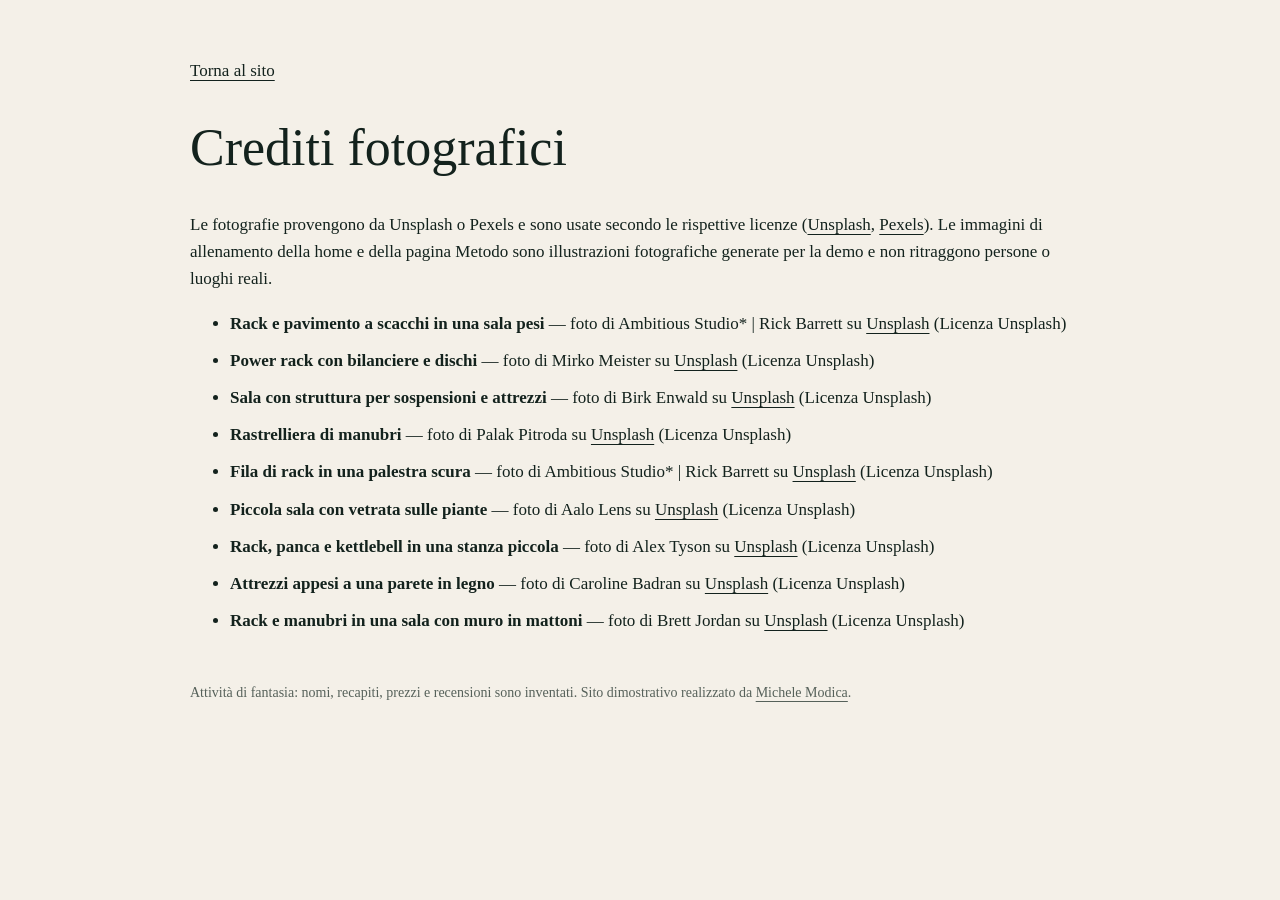
<file: crediti-fotografici.html>
<!doctype html>
<html lang="it"><head><meta charset="utf-8"><meta name="viewport" content="width=device-width, initial-scale=1"><meta name="robots" content="noindex, nofollow">
<title>Crediti fotografici | Varco Studio (demo)</title>
<style>body{margin:0;background:#f4f0e8;color:#13221d;font:17px/1.6 Georgia,serif}main{max-width:900px;margin:auto;padding:40px 20px 80px}h1{font-weight:400;font-size:clamp(32px,5vw,52px);line-height:1.1}li{margin:0 0 10px}a{color:inherit;text-underline-offset:4px}footer{margin-top:48px;font-size:14px;color:#56615a}</style></head>
<body><main><p><a href="./">Torna al sito</a></p><h1>Crediti fotografici</h1>
<p>Le fotografie provengono da Unsplash o Pexels e sono usate secondo le rispettive licenze (<a href="https://unsplash.com/license">Unsplash</a>, <a href="https://www.pexels.com/license/">Pexels</a>). Le immagini di allenamento della home e della pagina Metodo sono illustrazioni fotografiche generate per la demo e non ritraggono persone o luoghi reali.</p>
<ul><li><strong>Rack e pavimento a scacchi in una sala pesi</strong> — foto di Ambitious Studio* | Rick Barrett su <a href="https://unsplash.com/photos/_MNnA-qojT4">Unsplash</a> (Licenza Unsplash)</li><li><strong>Power rack con bilanciere e dischi</strong> — foto di Mirko Meister su <a href="https://unsplash.com/photos/j4T5z94b8ns">Unsplash</a> (Licenza Unsplash)</li><li><strong>Sala con struttura per sospensioni e attrezzi</strong> — foto di Birk Enwald su <a href="https://unsplash.com/photos/si6X_0QdmHk">Unsplash</a> (Licenza Unsplash)</li><li><strong>Rastrelliera di manubri</strong> — foto di Palak Pitroda su <a href="https://unsplash.com/photos/EZ94bPuaxW4">Unsplash</a> (Licenza Unsplash)</li><li><strong>Fila di rack in una palestra scura</strong> — foto di Ambitious Studio* | Rick Barrett su <a href="https://unsplash.com/photos/h9t94gzm6q8">Unsplash</a> (Licenza Unsplash)</li><li><strong>Piccola sala con vetrata sulle piante</strong> — foto di Aalo Lens su <a href="https://unsplash.com/photos/t65cRTlG9kk">Unsplash</a> (Licenza Unsplash)</li><li><strong>Rack, panca e kettlebell in una stanza piccola</strong> — foto di Alex Tyson su <a href="https://unsplash.com/photos/eOARVNB3UhQ">Unsplash</a> (Licenza Unsplash)</li><li><strong>Attrezzi appesi a una parete in legno</strong> — foto di Caroline Badran su <a href="https://unsplash.com/photos/m56-PAdMhM0">Unsplash</a> (Licenza Unsplash)</li><li><strong>Rack e manubri in una sala con muro in mattoni</strong> — foto di Brett Jordan su <a href="https://unsplash.com/photos/-4rSZH4QRaI">Unsplash</a> (Licenza Unsplash)</li></ul>
<footer>Attività di fantasia: nomi, recapiti, prezzi e recensioni sono inventati. Sito dimostrativo realizzato da <a href="https://www.modicamichele.it">Michele Modica</a>.</footer></main></body></html>
</file>
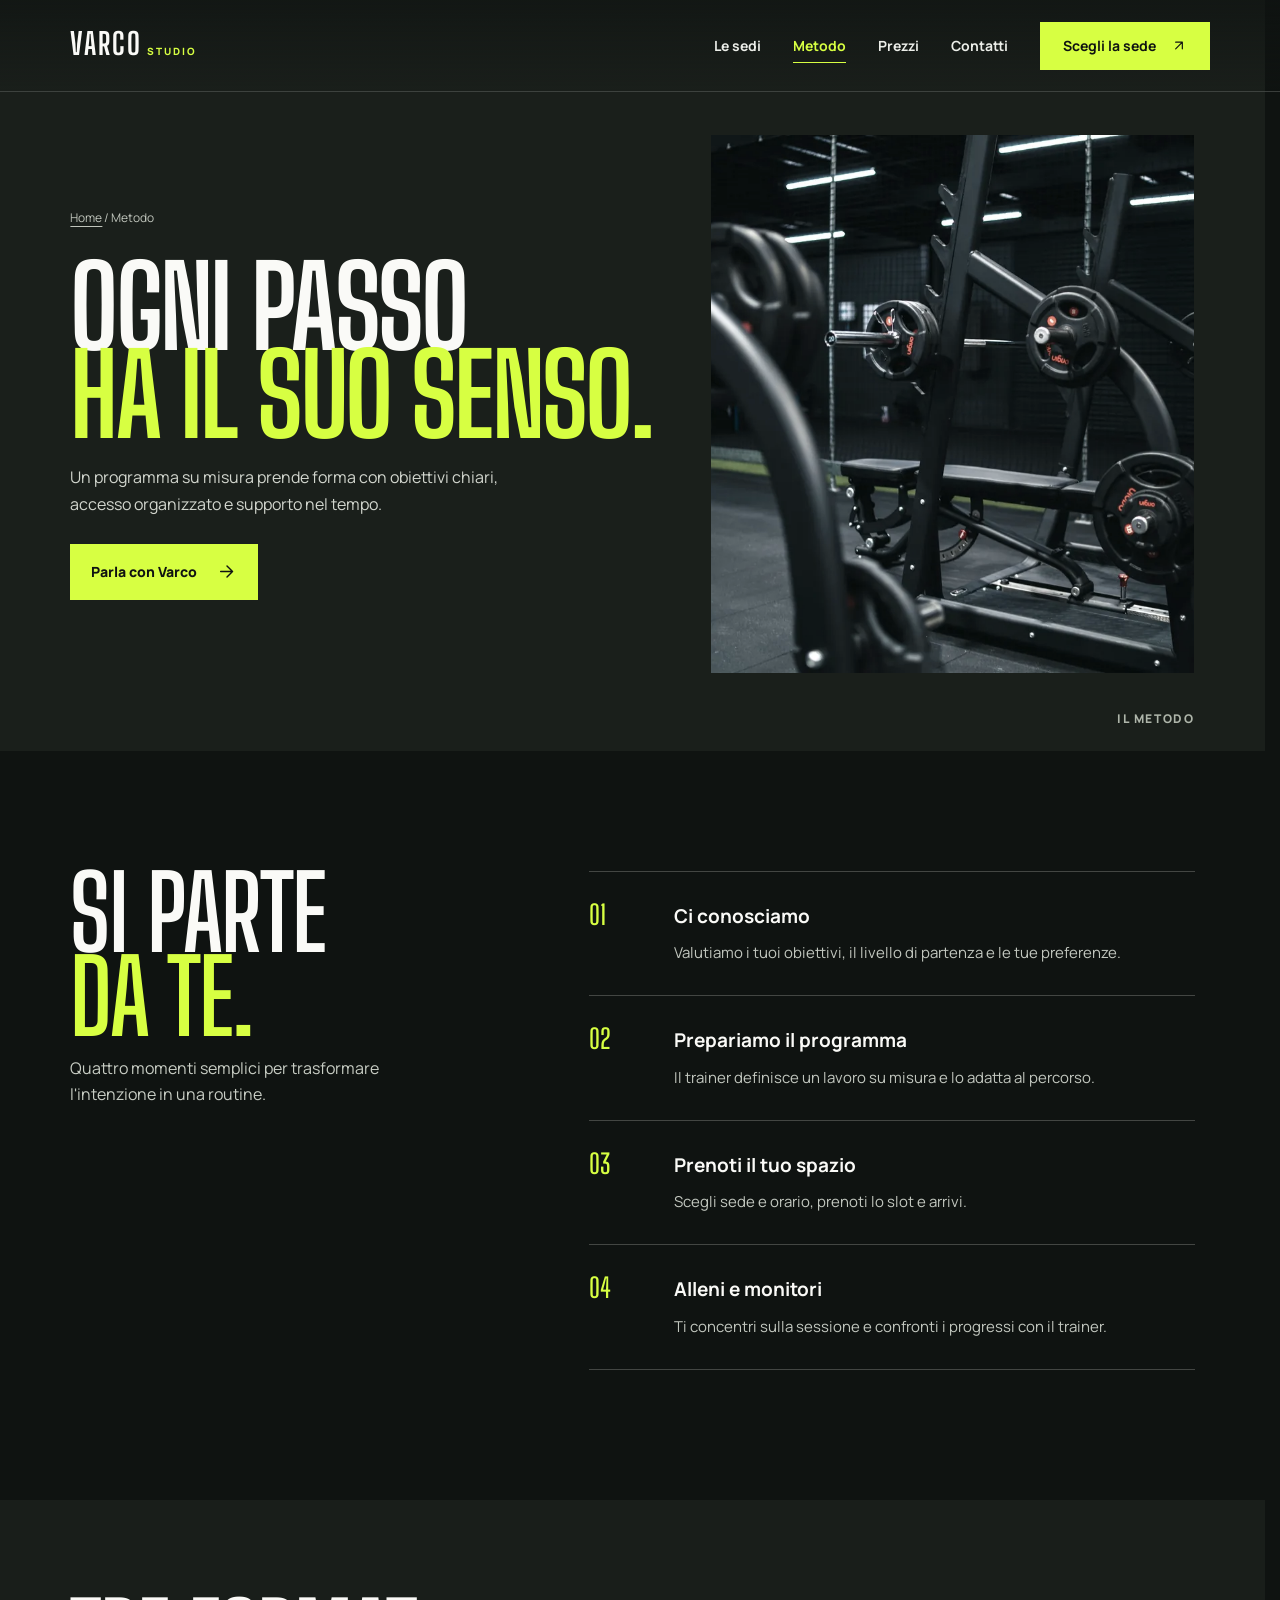
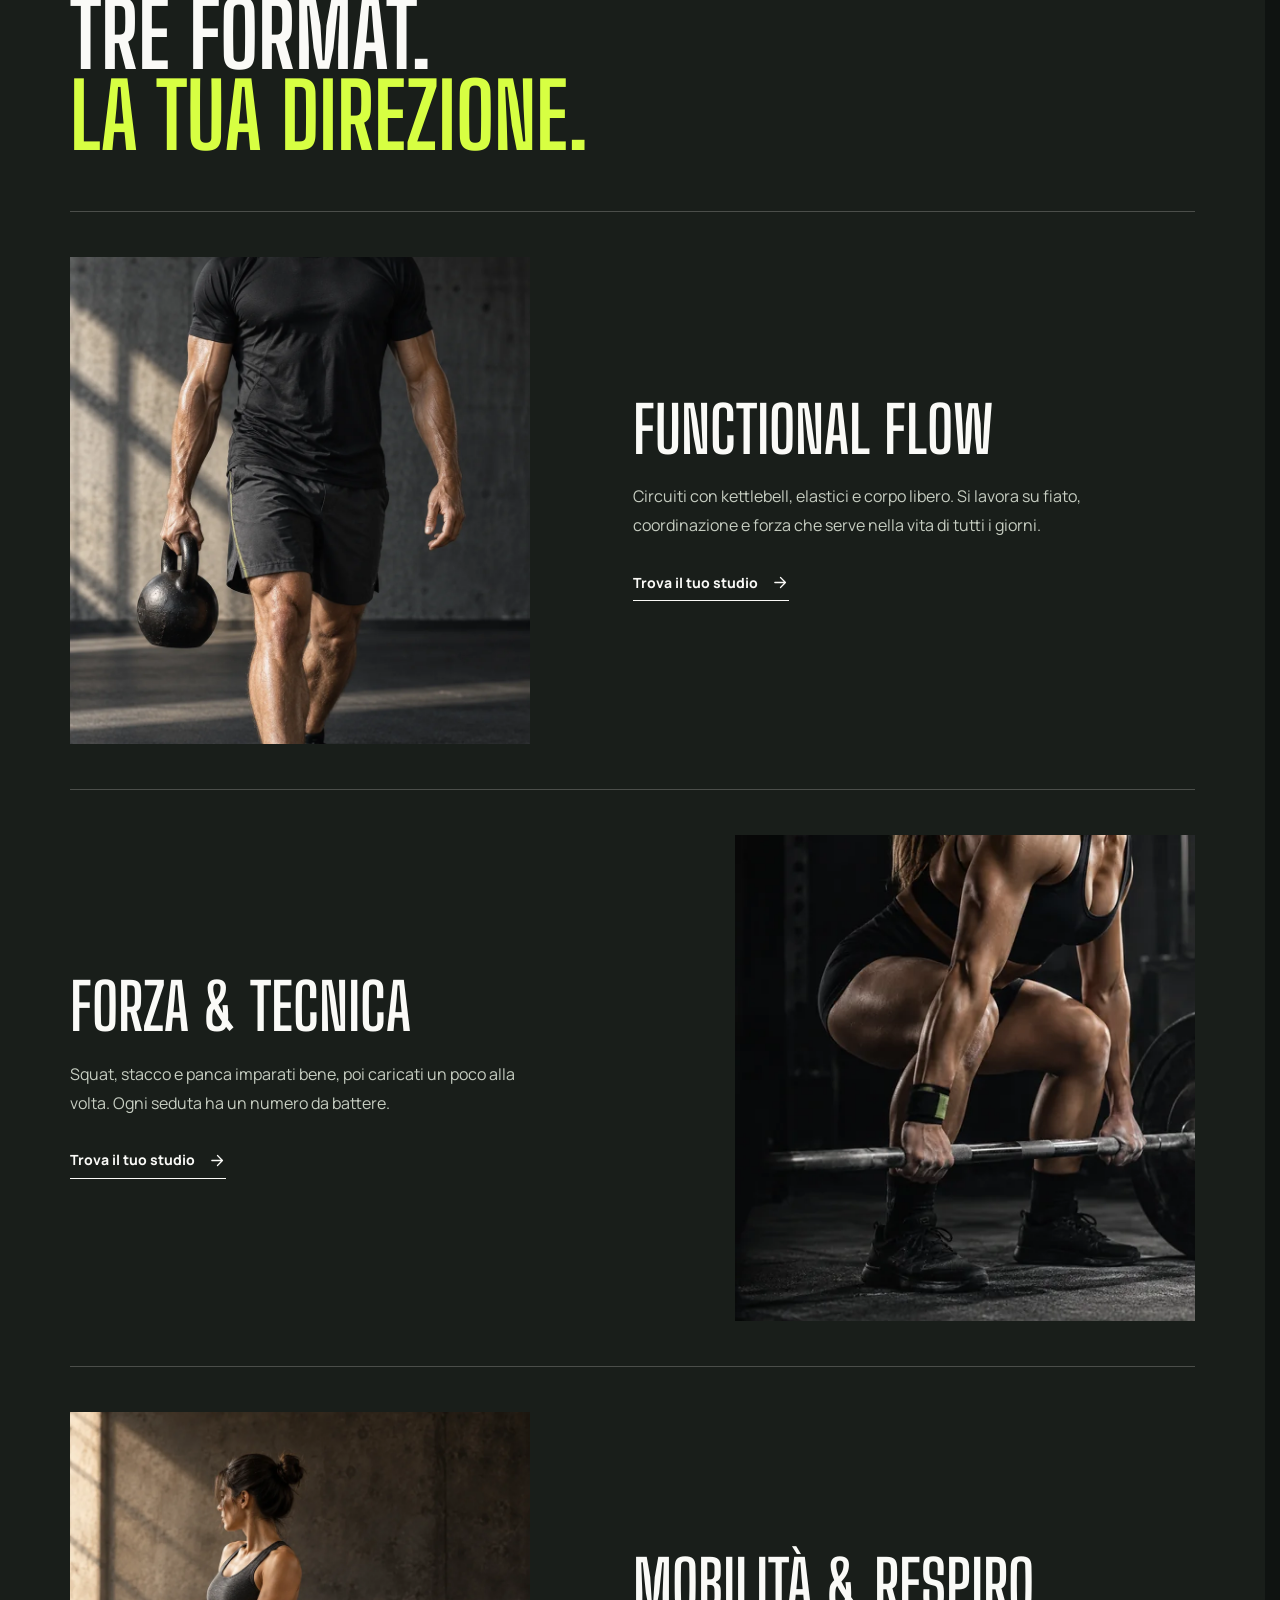
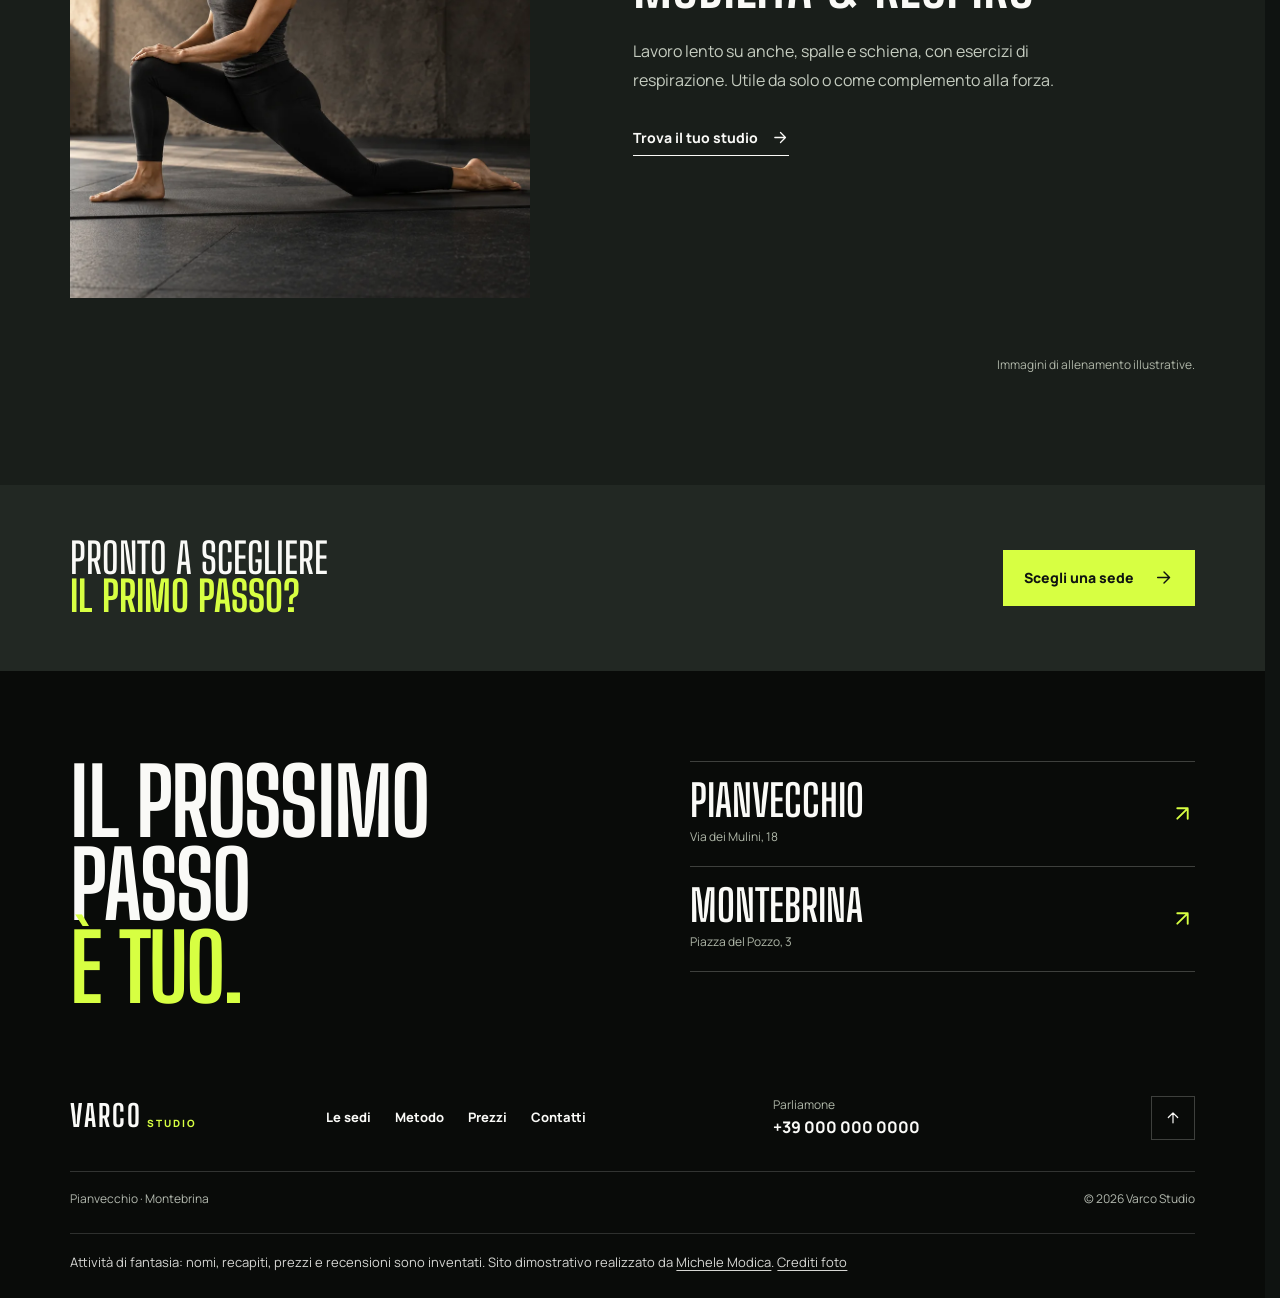
<file: metodo.html>
<!doctype html>
<html lang="it">
<head>
  <meta charset="utf-8">
  <meta name="viewport" content="width=device-width, initial-scale=1, viewport-fit=cover">
  <meta name="theme-color" content="#0f1311">
  <meta name="description" content="Varco Studio è uno studio di personal training di fantasia con due sedi, Pianvecchio e Montebrina. Sito dimostrativo: nomi e dati inventati.">
  <meta name="robots" content="noindex, nofollow">
  <meta property="og:type" content="website">
  <meta property="og:title" content="Il metodo Varco &ndash; Programma, prenotazione, progressi">
  <meta property="og:description" content="Varco Studio è uno studio di personal training di fantasia con due sedi, Pianvecchio e Montebrina. Sito dimostrativo: nomi e dati inventati.">
  <link rel="icon" href="src/assets/img/favicon.svg" type="image/svg+xml">
  <link rel="preload" href="src/assets/fonts/big-shoulders-display-latin.woff2" as="font" type="font/woff2" crossorigin>
  <link rel="preload" href="src/assets/fonts/manrope-latin.woff2" as="font" type="font/woff2" crossorigin>
  <link rel="stylesheet" href="src/styles.css">
  <link rel="stylesheet" href="src/campaign.css">
  <link rel="stylesheet" href="src/mobile.css">
  <script src="src/main.js" defer></script>
  <title>Il metodo Varco &ndash; Programma, prenotazione, progressi</title>
</head>
<body class="has-mobile-actions">
<a class="skip-link" href="#contenuto">Vai al contenuto</a>
<header class="site-header">
  <a class="brand" href="./" aria-label="Varco Studio &ndash; home"><span class="wordmark">VARCO<small>studio</small></span></a>
  <nav class="desktop-nav" aria-label="Navigazione principale"><a href="sedi/">Le sedi</a><a href="metodo.html" aria-current="page">Metodo</a><a href="prezzi.html">Prezzi</a><a href="contatti.html">Contatti</a><a class="desktop-nav__cta" href="sedi/#scegli-sede" data-choose-venue>Scegli la sede <svg class="icon" viewBox="0 0 24 24" aria-hidden="true"><path d="M7 17 17 7M7 7h10v10"/></svg></a></nav>
  <details class="mobile-menu">
    <summary aria-label="Apri o chiudi il menu"><span class="mobile-menu__open">Menu</span><span class="mobile-menu__close">Chiudi</span><span class="menu-glyph" aria-hidden="true"><i></i><i></i></span></summary>
    <div class="mobile-menu__panel"><div class="mobile-menu__top"><a href="./" aria-label="Varco Studio &ndash; home"><span class="wordmark">VARCO<small>studio</small></span></a><span>MENO RUMORE.<br>PI&Ugrave; LAVORO.</span></div><nav aria-label="Navigazione per smartphone"><a href="./">Home</a><a href="sedi/">Le sedi</a><div class="mobile-menu__locations"><a href="sedi/pianvecchio.html">Pianvecchio</a><a href="sedi/montebrina.html">Montebrina</a></div><a href="metodo.html" aria-current="page">Metodo</a><a href="prezzi.html">Prezzi</a><a href="contatti.html">Contatti</a><a class="mobile-menu__action" href="sedi/#scegli-sede" data-choose-venue>Scegli la sede</a></nav><a class="mobile-menu__phone" href="tel:+390000000000">+39 000 000 0000</a></div>
  </details>
</header>
<main id="contenuto">
<section class="page-hero page-hero--method"><div class="page-hero__copy"><p class="breadcrumb"><a href="./">Home</a> / Metodo</p><h1>Ogni passo<br><span>ha il suo senso.</span></h1><p>Un programma su misura prende forma con obiettivi chiari, accesso organizzato e supporto nel tempo.</p><a class="button button--signal" href="contatti.html">Parla con Varco <svg class="icon" viewBox="0 0 24 24" aria-hidden="true"><path d="M4 12h15m-7-7 7 7-7 7"/></svg></a></div><picture class="page-hero__image"><source srcset="src/assets/img/pianvecchio-10-480.webp 480w, src/assets/img/pianvecchio-10-800.webp 800w" sizes="(max-width: 720px) 100vw, 55vw" type="image/webp"><img src="src/assets/img/pianvecchio-10-800.webp" alt="Area rack pronta per l'allenamento" width="800" height="800" fetchpriority="high"></picture><div class="page-hero__edge">IL METODO</div></section>
<section class="process section-wrap"><div class="process-heading"><h2>Si parte<br><span>da te.</span></h2><p>Quattro momenti semplici per trasformare l'intenzione in una routine.</p></div><ol class="process-list"><li data-reveal><span>01</span><div><h3>Ci conosciamo</h3><p>Valutiamo i tuoi obiettivi, il livello di partenza e le tue preferenze.</p></div></li><li data-reveal><span>02</span><div><h3>Prepariamo il programma</h3><p>Il trainer definisce un lavoro su misura e lo adatta al percorso.</p></div></li><li data-reveal><span>03</span><div><h3>Prenoti il tuo spazio</h3><p>Scegli sede e orario, prenoti lo slot e arrivi.</p></div></li><li data-reveal><span>04</span><div><h3>Alleni e monitori</h3><p>Ti concentri sulla sessione e confronti i progressi con il trainer.</p></div></li></ol></section>
<section class="method-editorial"><h2>Tre format.<br><span>La tua direzione.</span></h2><article id="functional"><picture data-reveal><source srcset="src/assets/img/functional-editorial-480.webp 480w, src/assets/img/functional-editorial-960.webp 960w" sizes="(max-width: 720px) 100vw, 45vw" type="image/webp"><img src="src/assets/img/functional-editorial-960.webp" alt="Esercizio illustrativo con kettlebell" width="960" height="1200" loading="lazy"></picture><div><h3>Functional Flow</h3><p>Circuiti con kettlebell, elastici e corpo libero. Si lavora su fiato, coordinazione e forza che serve nella vita di tutti i giorni.</p><a class="under-link" href="sedi/">Trova il tuo studio <svg class="icon" viewBox="0 0 24 24" aria-hidden="true"><path d="M4 12h15m-7-7 7 7-7 7"/></svg></a></div></article><article id="strength"><picture data-reveal><source srcset="src/assets/img/strength-editorial-480.webp 480w, src/assets/img/strength-editorial-960.webp 960w" sizes="(max-width: 720px) 100vw, 45vw" type="image/webp"><img src="src/assets/img/strength-editorial-960.webp" alt="Esercizio illustrativo con bilanciere" width="960" height="540" loading="lazy"></picture><div><h3>Forza &amp; Tecnica</h3><p>Squat, stacco e panca imparati bene, poi caricati un poco alla volta. Ogni seduta ha un numero da battere.</p><a class="under-link" href="sedi/">Trova il tuo studio <svg class="icon" viewBox="0 0 24 24" aria-hidden="true"><path d="M4 12h15m-7-7 7 7-7 7"/></svg></a></div></article><article id="mindful"><picture data-reveal><source srcset="src/assets/img/mindful-editorial-480.webp 480w, src/assets/img/mindful-editorial-960.webp 960w" sizes="(max-width: 720px) 100vw, 45vw" type="image/webp"><img src="src/assets/img/mindful-editorial-960.webp" alt="Esercizio illustrativo di mobilit&agrave;" width="960" height="1200" loading="lazy"></picture><div><h3>Mobilit&agrave; &amp; Respiro</h3><p>Lavoro lento su anche, spalle e schiena, con esercizi di respirazione. Utile da solo o come complemento alla forza.</p><a class="under-link" href="sedi/">Trova il tuo studio <svg class="icon" viewBox="0 0 24 24" aria-hidden="true"><path d="M4 12h15m-7-7 7 7-7 7"/></svg></a></div></article><p class="image-disclosure">Immagini di allenamento illustrative.</p></section>
<section class="method-close"><p>Pronto a scegliere<br><strong>il primo passo?</strong></p><a class="button button--signal" href="sedi/#scegli-sede" data-choose-venue>Scegli una sede <svg class="icon" viewBox="0 0 24 24" aria-hidden="true"><path d="M4 12h15m-7-7 7 7-7 7"/></svg></a></section></main>
<aside class="mobile-actions" aria-label="Azioni rapide"><a class="mobile-actions__phone" href="tel:+390000000000" aria-label="Chiama Varco al numero +39 000 000 0000"><svg class="icon" viewBox="0 0 24 24" aria-hidden="true"><path d="m5 3 4 1 1 5-2 2a14 14 0 0 0 5 5l2-2 5 1 1 4c-1 3-5 3-9 1S4 14 3 9s-1-5 2-6Z"/></svg></a><a class="mobile-actions__primary" href="sedi/#scegli-sede" data-choose-venue>Scegli la sede <svg class="icon" viewBox="0 0 24 24" aria-hidden="true"><path d="M4 12h15m-7-7 7 7-7 7"/></svg></a></aside>
<footer class="site-footer"><div class="footer-start"><h2>Il prossimo passo<br><span>&egrave; tuo.</span></h2><div class="footer-venues"><a href="sedi/pianvecchio.html"><div><h3>Pianvecchio</h3><span>Via dei Mulini, 18</span></div><svg class="icon" viewBox="0 0 24 24" aria-hidden="true"><path d="M7 17 17 7M7 7h10v10"/></svg></a><a href="sedi/montebrina.html"><div><h3>Montebrina</h3><span>Piazza del Pozzo, 3</span></div><svg class="icon" viewBox="0 0 24 24" aria-hidden="true"><path d="M7 17 17 7M7 7h10v10"/></svg></a></div></div><div class="footer-connect"><a href="./" class="footer-brand" aria-label="Varco Studio &ndash; home"><span class="wordmark">VARCO<small>studio</small></span></a><nav aria-label="Navigazione nel footer"><a href="sedi/">Le sedi</a><a href="metodo.html">Metodo</a><a href="prezzi.html">Prezzi</a><a href="contatti.html">Contatti</a></nav><a class="footer-phone" href="tel:+390000000000">Parliamone <span>+39 000 000 0000</span></a><a class="footer-lift" href="#contenuto" aria-label="Torna all'inizio"><svg class="icon" viewBox="0 0 24 24" aria-hidden="true"><path d="M4 12h15m-7-7 7 7-7 7"/></svg></a></div><div class="site-footer__bottom"><span>Pianvecchio &middot; Montebrina</span><span>&copy; <span data-year>2026</span> Varco Studio</span></div><p class="demo-notice">Attivit&agrave; di fantasia: nomi, recapiti, prezzi e recensioni sono inventati. Sito dimostrativo realizzato da <a href="https://www.modicamichele.it">Michele Modica</a>. <a href="crediti-fotografici.html">Crediti foto</a></p></footer>
</body>
</html>
</file>
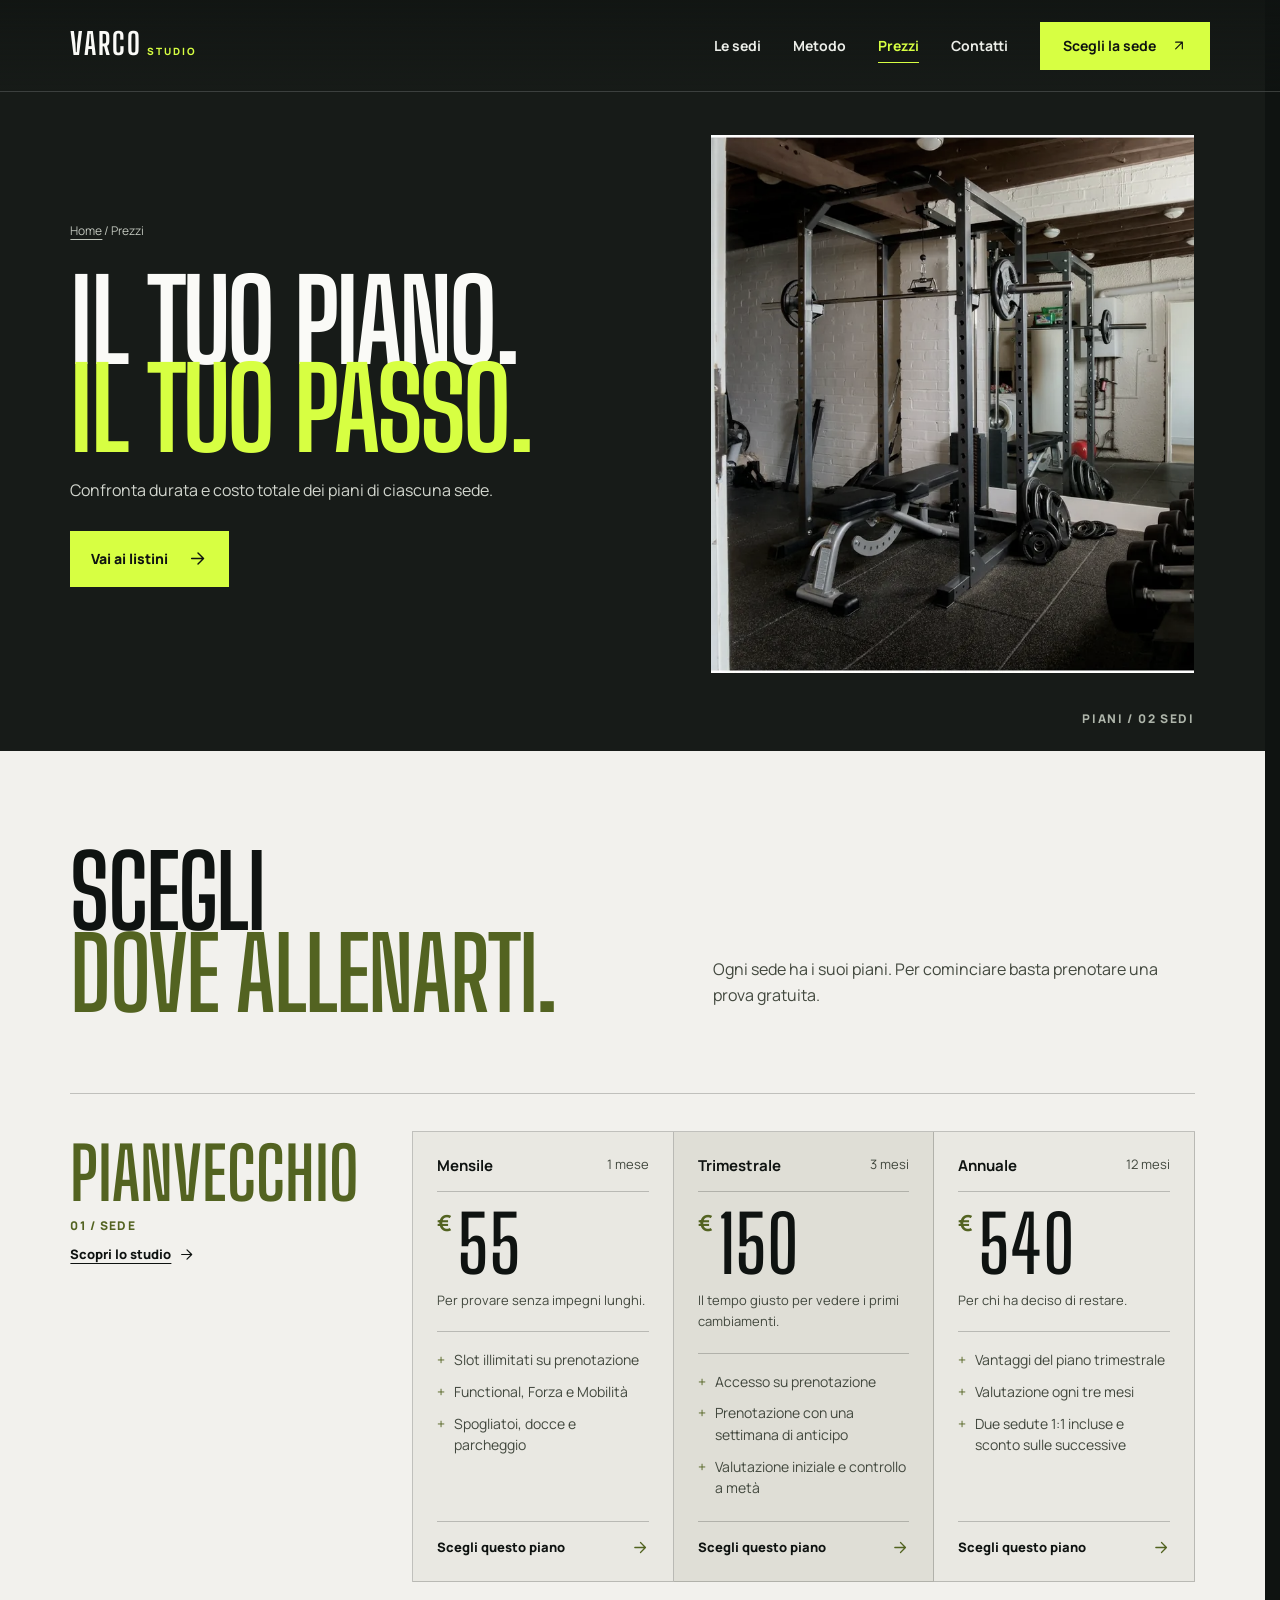
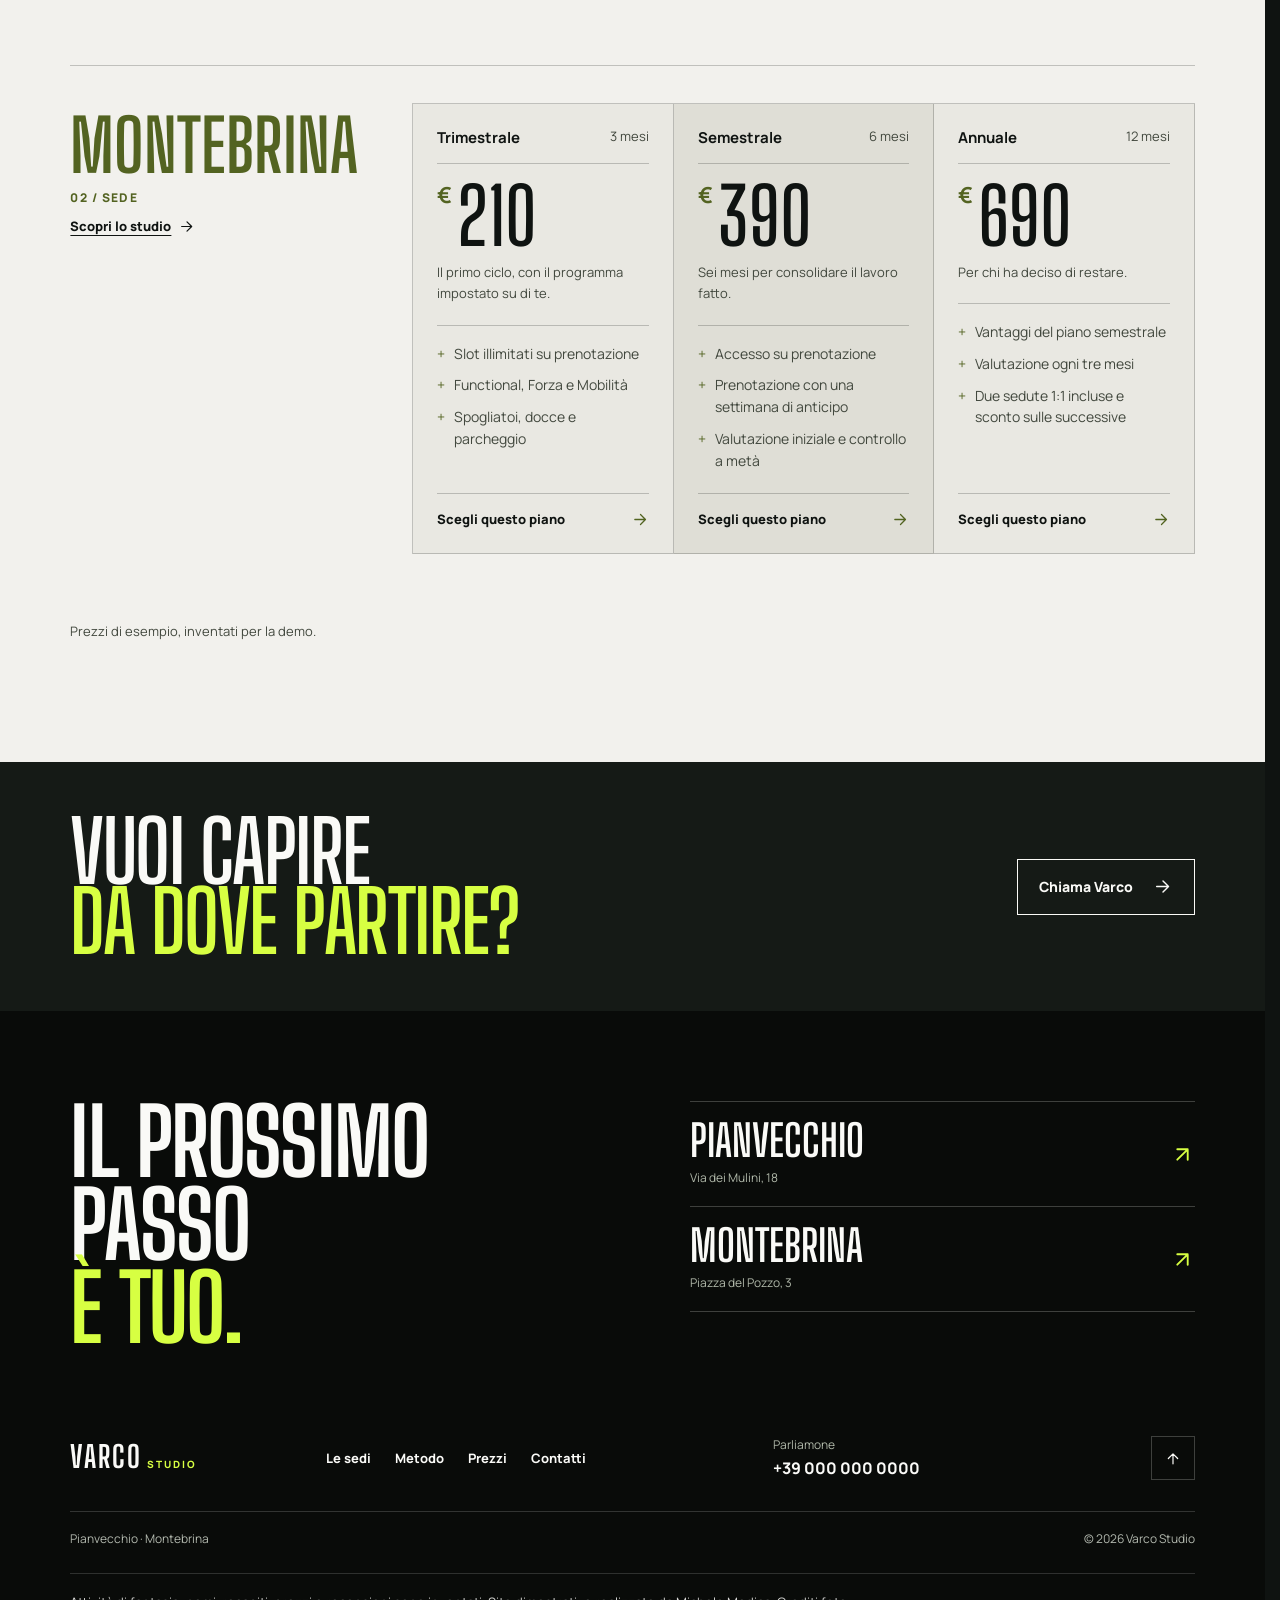
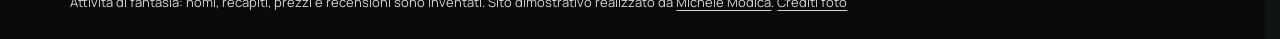
<file: prezzi.html>
<!doctype html>
<html lang="it">
<head>
  <meta charset="utf-8">
  <meta name="viewport" content="width=device-width, initial-scale=1, viewport-fit=cover">
  <meta name="theme-color" content="#0f1311">
  <meta name="description" content="Varco Studio è uno studio di personal training di fantasia con due sedi, Pianvecchio e Montebrina. Sito dimostrativo: nomi e dati inventati.">
  <meta name="robots" content="noindex, nofollow">
  <meta property="og:type" content="website">
  <meta property="og:title" content="Piani e prezzi Varco Studio &ndash; Pianvecchio e Montebrina">
  <meta property="og:description" content="Varco Studio è uno studio di personal training di fantasia con due sedi, Pianvecchio e Montebrina. Sito dimostrativo: nomi e dati inventati.">
  <link rel="icon" href="src/assets/img/favicon.svg" type="image/svg+xml">
  <link rel="preload" href="src/assets/fonts/big-shoulders-display-latin.woff2" as="font" type="font/woff2" crossorigin>
  <link rel="preload" href="src/assets/fonts/manrope-latin.woff2" as="font" type="font/woff2" crossorigin>
  <link rel="stylesheet" href="src/styles.css">
  <link rel="stylesheet" href="src/campaign.css">
  <link rel="stylesheet" href="src/mobile.css">
  <script src="src/main.js" defer></script>
  <title>Piani e prezzi Varco Studio &ndash; Pianvecchio e Montebrina</title>
</head>
<body>
<a class="skip-link" href="#contenuto">Vai al contenuto</a>
<header class="site-header">
  <a class="brand" href="./" aria-label="Varco Studio &ndash; home"><span class="wordmark">VARCO<small>studio</small></span></a>
  <nav class="desktop-nav" aria-label="Navigazione principale"><a href="sedi/">Le sedi</a><a href="metodo.html">Metodo</a><a href="prezzi.html" aria-current="page">Prezzi</a><a href="contatti.html">Contatti</a><a class="desktop-nav__cta" href="sedi/#scegli-sede" data-choose-venue>Scegli la sede <svg class="icon" viewBox="0 0 24 24" aria-hidden="true"><path d="M7 17 17 7M7 7h10v10"/></svg></a></nav>
  <details class="mobile-menu">
    <summary aria-label="Apri o chiudi il menu"><span class="mobile-menu__open">Menu</span><span class="mobile-menu__close">Chiudi</span><span class="menu-glyph" aria-hidden="true"><i></i><i></i></span></summary>
    <div class="mobile-menu__panel"><div class="mobile-menu__top"><a href="./" aria-label="Varco Studio &ndash; home"><span class="wordmark">VARCO<small>studio</small></span></a><span>MENO RUMORE.<br>PI&Ugrave; LAVORO.</span></div><nav aria-label="Navigazione per smartphone"><a href="./">Home</a><a href="sedi/">Le sedi</a><div class="mobile-menu__locations"><a href="sedi/pianvecchio.html">Pianvecchio</a><a href="sedi/montebrina.html">Montebrina</a></div><a href="metodo.html">Metodo</a><a href="prezzi.html" aria-current="page">Prezzi</a><a href="contatti.html">Contatti</a><a class="mobile-menu__action" href="sedi/#scegli-sede" data-choose-venue>Scegli la sede</a></nav><a class="mobile-menu__phone" href="tel:+390000000000">+39 000 000 0000</a></div>
  </details>
</header>
<main id="contenuto">
<section class="page-hero page-hero--prices"><div class="page-hero__copy"><p class="breadcrumb"><a href="./">Home</a> / Prezzi</p><h1>Il tuo piano.<br><span>Il tuo passo.</span></h1><p>Confronta durata e costo totale dei piani di ciascuna sede.</p><a class="button button--signal" href="#listini">Vai ai listini <svg class="icon" viewBox="0 0 24 24" aria-hidden="true"><path d="M4 12h15m-7-7 7 7-7 7"/></svg></a></div><picture class="page-hero__image"><source srcset="src/assets/img/montebrina-04-480.webp 480w, src/assets/img/montebrina-04-800.webp 800w" sizes="(max-width: 720px) 100vw, 55vw" type="image/webp"><img src="src/assets/img/montebrina-04-800.webp" alt="Sala di allenamento a Montebrina" width="800" height="800" fetchpriority="high"></picture><div class="page-hero__edge">PIANI / 02 SEDI</div></section>
<section class="pricing-page" id="listini"><nav class="price-location-nav" aria-label="Vai al listino della sede"><a href="#pianvecchio">Pianvecchio</a><a href="#montebrina">Montebrina</a></nav><div class="pricing-intro"><h2>Scegli<br><span>dove allenarti.</span></h2><p>Ogni sede ha i suoi piani. Per cominciare basta prenotare una prova gratuita.</p></div><section class="pricing-location" id="pianvecchio"><div class="pricing-location__head"><h2>Pianvecchio</h2><span>01 / SEDE</span><a href="sedi/pianvecchio.html">Scopri lo studio <svg class="icon" viewBox="0 0 24 24" aria-hidden="true"><path d="M4 12h15m-7-7 7 7-7 7"/></svg></a></div><div class="pricing-location__grid"><article class="plan"><div class="plan__head"><h3>Mensile</h3><span>1 mese</span></div><p class="plan__price"><span>&euro;</span>55</p><p class="plan__desc">Per provare senza impegni lunghi.</p><ul><li>Slot illimitati su prenotazione</li><li>Functional, Forza e Mobilit&agrave;</li><li>Spogliatoi, docce e parcheggio</li></ul><a class="plan__link" href="contatti.html#prenota">Scegli questo piano <svg class="icon" viewBox="0 0 24 24" aria-hidden="true"><path d="M4 12h15m-7-7 7 7-7 7"/></svg></a></article><article class="plan"><div class="plan__head"><h3>Trimestrale</h3><span>3 mesi</span></div><p class="plan__price"><span>&euro;</span>150</p><p class="plan__desc">Il tempo giusto per vedere i primi cambiamenti.</p><ul><li>Accesso su prenotazione</li><li>Prenotazione con una settimana di anticipo</li><li>Valutazione iniziale e controllo a met&agrave;</li></ul><a class="plan__link" href="contatti.html#prenota">Scegli questo piano <svg class="icon" viewBox="0 0 24 24" aria-hidden="true"><path d="M4 12h15m-7-7 7 7-7 7"/></svg></a></article><article class="plan"><div class="plan__head"><h3>Annuale</h3><span>12 mesi</span></div><p class="plan__price"><span>&euro;</span>540</p><p class="plan__desc">Per chi ha deciso di restare.</p><ul><li>Vantaggi del piano trimestrale</li><li>Valutazione ogni tre mesi</li><li>Due sedute 1:1 incluse e sconto sulle successive</li></ul><a class="plan__link" href="contatti.html#prenota">Scegli questo piano <svg class="icon" viewBox="0 0 24 24" aria-hidden="true"><path d="M4 12h15m-7-7 7 7-7 7"/></svg></a></article></div></section><section class="pricing-location pricing-location--montebrina" id="montebrina"><div class="pricing-location__head"><h2>Montebrina</h2><span>02 / SEDE</span><a href="sedi/montebrina.html">Scopri lo studio <svg class="icon" viewBox="0 0 24 24" aria-hidden="true"><path d="M4 12h15m-7-7 7 7-7 7"/></svg></a></div><div class="pricing-location__grid"><article class="plan"><div class="plan__head"><h3>Trimestrale</h3><span>3 mesi</span></div><p class="plan__price"><span>&euro;</span>210</p><p class="plan__desc">Il primo ciclo, con il programma impostato su di te.</p><ul><li>Slot illimitati su prenotazione</li><li>Functional, Forza e Mobilit&agrave;</li><li>Spogliatoi, docce e parcheggio</li></ul><a class="plan__link" href="contatti.html#prenota">Scegli questo piano <svg class="icon" viewBox="0 0 24 24" aria-hidden="true"><path d="M4 12h15m-7-7 7 7-7 7"/></svg></a></article><article class="plan"><div class="plan__head"><h3>Semestrale</h3><span>6 mesi</span></div><p class="plan__price"><span>&euro;</span>390</p><p class="plan__desc">Sei mesi per consolidare il lavoro fatto.</p><ul><li>Accesso su prenotazione</li><li>Prenotazione con una settimana di anticipo</li><li>Valutazione iniziale e controllo a met&agrave;</li></ul><a class="plan__link" href="contatti.html#prenota">Scegli questo piano <svg class="icon" viewBox="0 0 24 24" aria-hidden="true"><path d="M4 12h15m-7-7 7 7-7 7"/></svg></a></article><article class="plan"><div class="plan__head"><h3>Annuale</h3><span>12 mesi</span></div><p class="plan__price"><span>&euro;</span>690</p><p class="plan__desc">Per chi ha deciso di restare.</p><ul><li>Vantaggi del piano semestrale</li><li>Valutazione ogni tre mesi</li><li>Due sedute 1:1 incluse e sconto sulle successive</li></ul><a class="plan__link" href="contatti.html#prenota">Scegli questo piano <svg class="icon" viewBox="0 0 24 24" aria-hidden="true"><path d="M4 12h15m-7-7 7 7-7 7"/></svg></a></article></div></section><p class="fine-print pricing-disclaimer">Prezzi di esempio, inventati per la demo.</p></section>
<section class="pricing-footer-cta"><h2>Vuoi capire<br><span>da dove partire?</span></h2><a class="button button--outline" href="contatti.html">Chiama Varco <svg class="icon" viewBox="0 0 24 24" aria-hidden="true"><path d="M4 12h15m-7-7 7 7-7 7"/></svg></a></section></main>
<footer class="site-footer"><div class="footer-start"><h2>Il prossimo passo<br><span>&egrave; tuo.</span></h2><div class="footer-venues"><a href="sedi/pianvecchio.html"><div><h3>Pianvecchio</h3><span>Via dei Mulini, 18</span></div><svg class="icon" viewBox="0 0 24 24" aria-hidden="true"><path d="M7 17 17 7M7 7h10v10"/></svg></a><a href="sedi/montebrina.html"><div><h3>Montebrina</h3><span>Piazza del Pozzo, 3</span></div><svg class="icon" viewBox="0 0 24 24" aria-hidden="true"><path d="M7 17 17 7M7 7h10v10"/></svg></a></div></div><div class="footer-connect"><a href="./" class="footer-brand" aria-label="Varco Studio &ndash; home"><span class="wordmark">VARCO<small>studio</small></span></a><nav aria-label="Navigazione nel footer"><a href="sedi/">Le sedi</a><a href="metodo.html">Metodo</a><a href="prezzi.html">Prezzi</a><a href="contatti.html">Contatti</a></nav><a class="footer-phone" href="tel:+390000000000">Parliamone <span>+39 000 000 0000</span></a><a class="footer-lift" href="#contenuto" aria-label="Torna all'inizio"><svg class="icon" viewBox="0 0 24 24" aria-hidden="true"><path d="M4 12h15m-7-7 7 7-7 7"/></svg></a></div><div class="site-footer__bottom"><span>Pianvecchio &middot; Montebrina</span><span>&copy; <span data-year>2026</span> Varco Studio</span></div><p class="demo-notice">Attivit&agrave; di fantasia: nomi, recapiti, prezzi e recensioni sono inventati. Sito dimostrativo realizzato da <a href="https://www.modicamichele.it">Michele Modica</a>. <a href="crediti-fotografici.html">Crediti foto</a></p></footer>
</body>
</html>
</file>
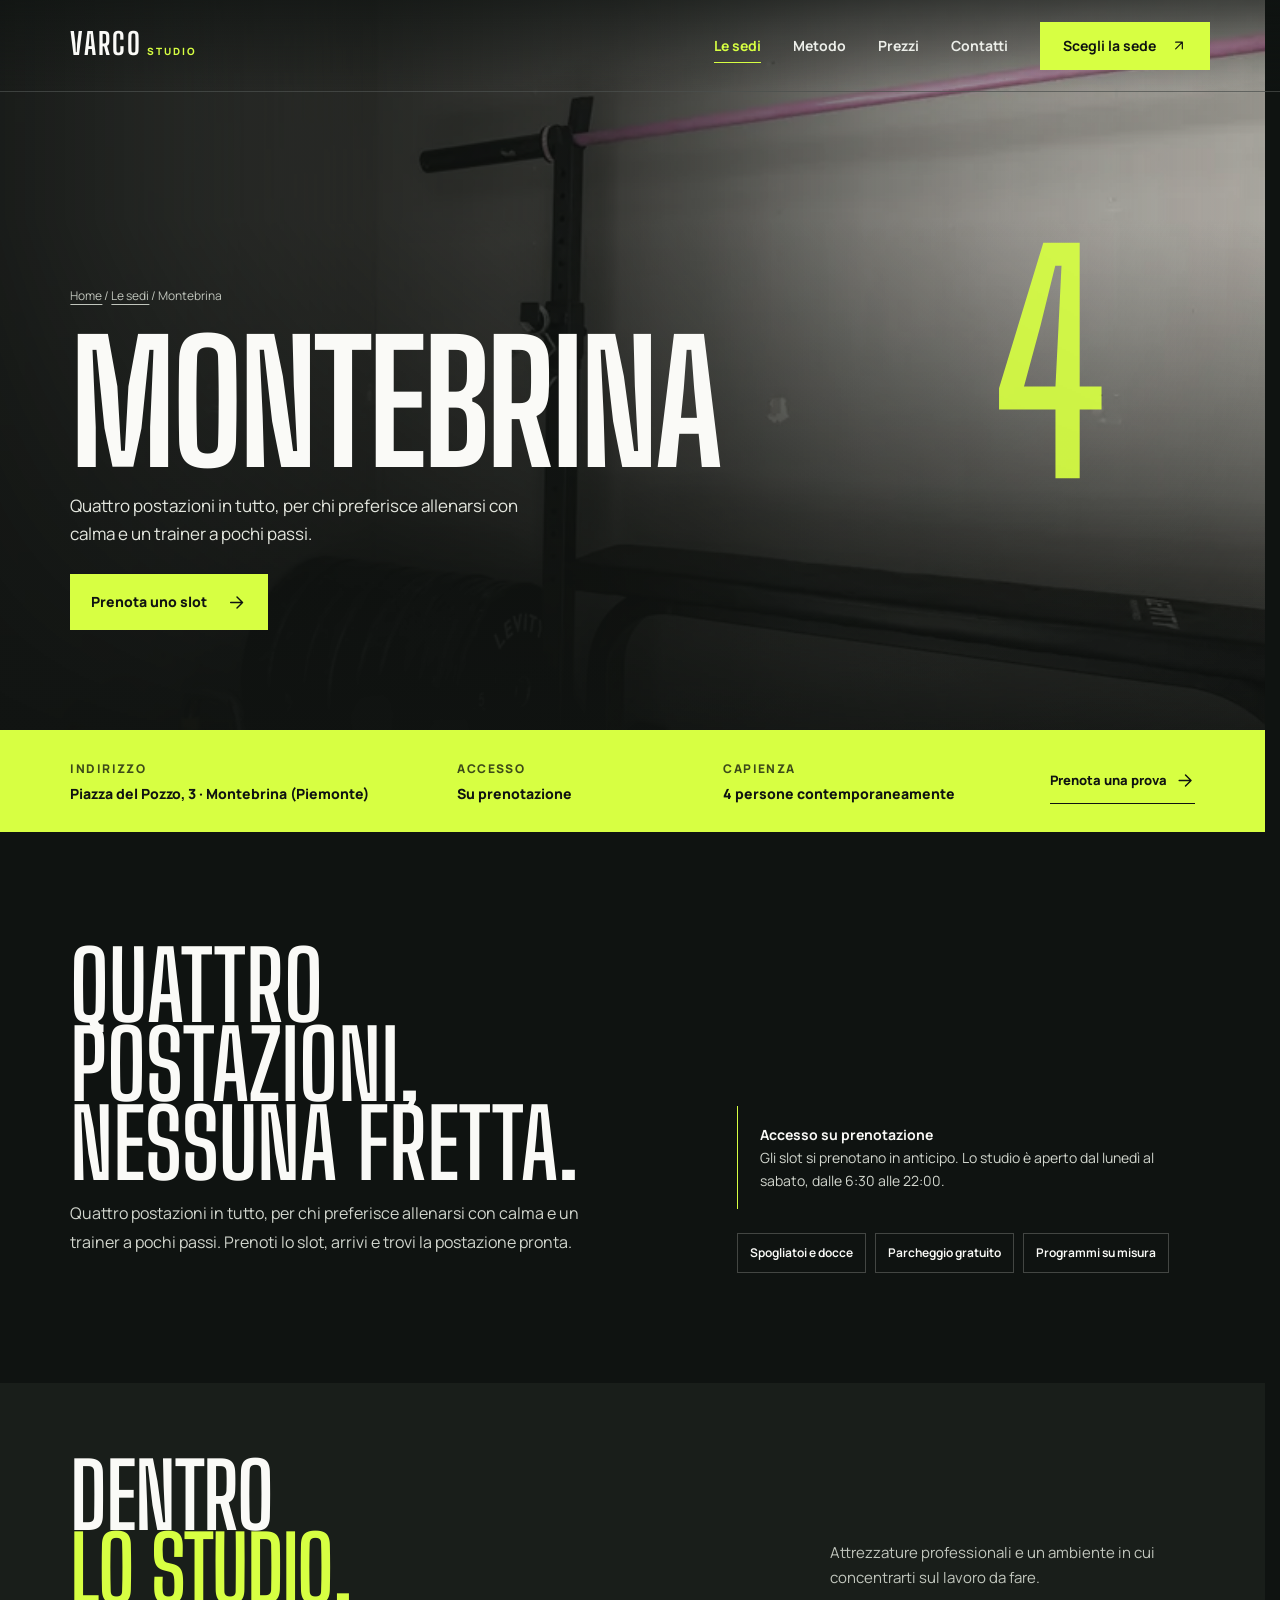
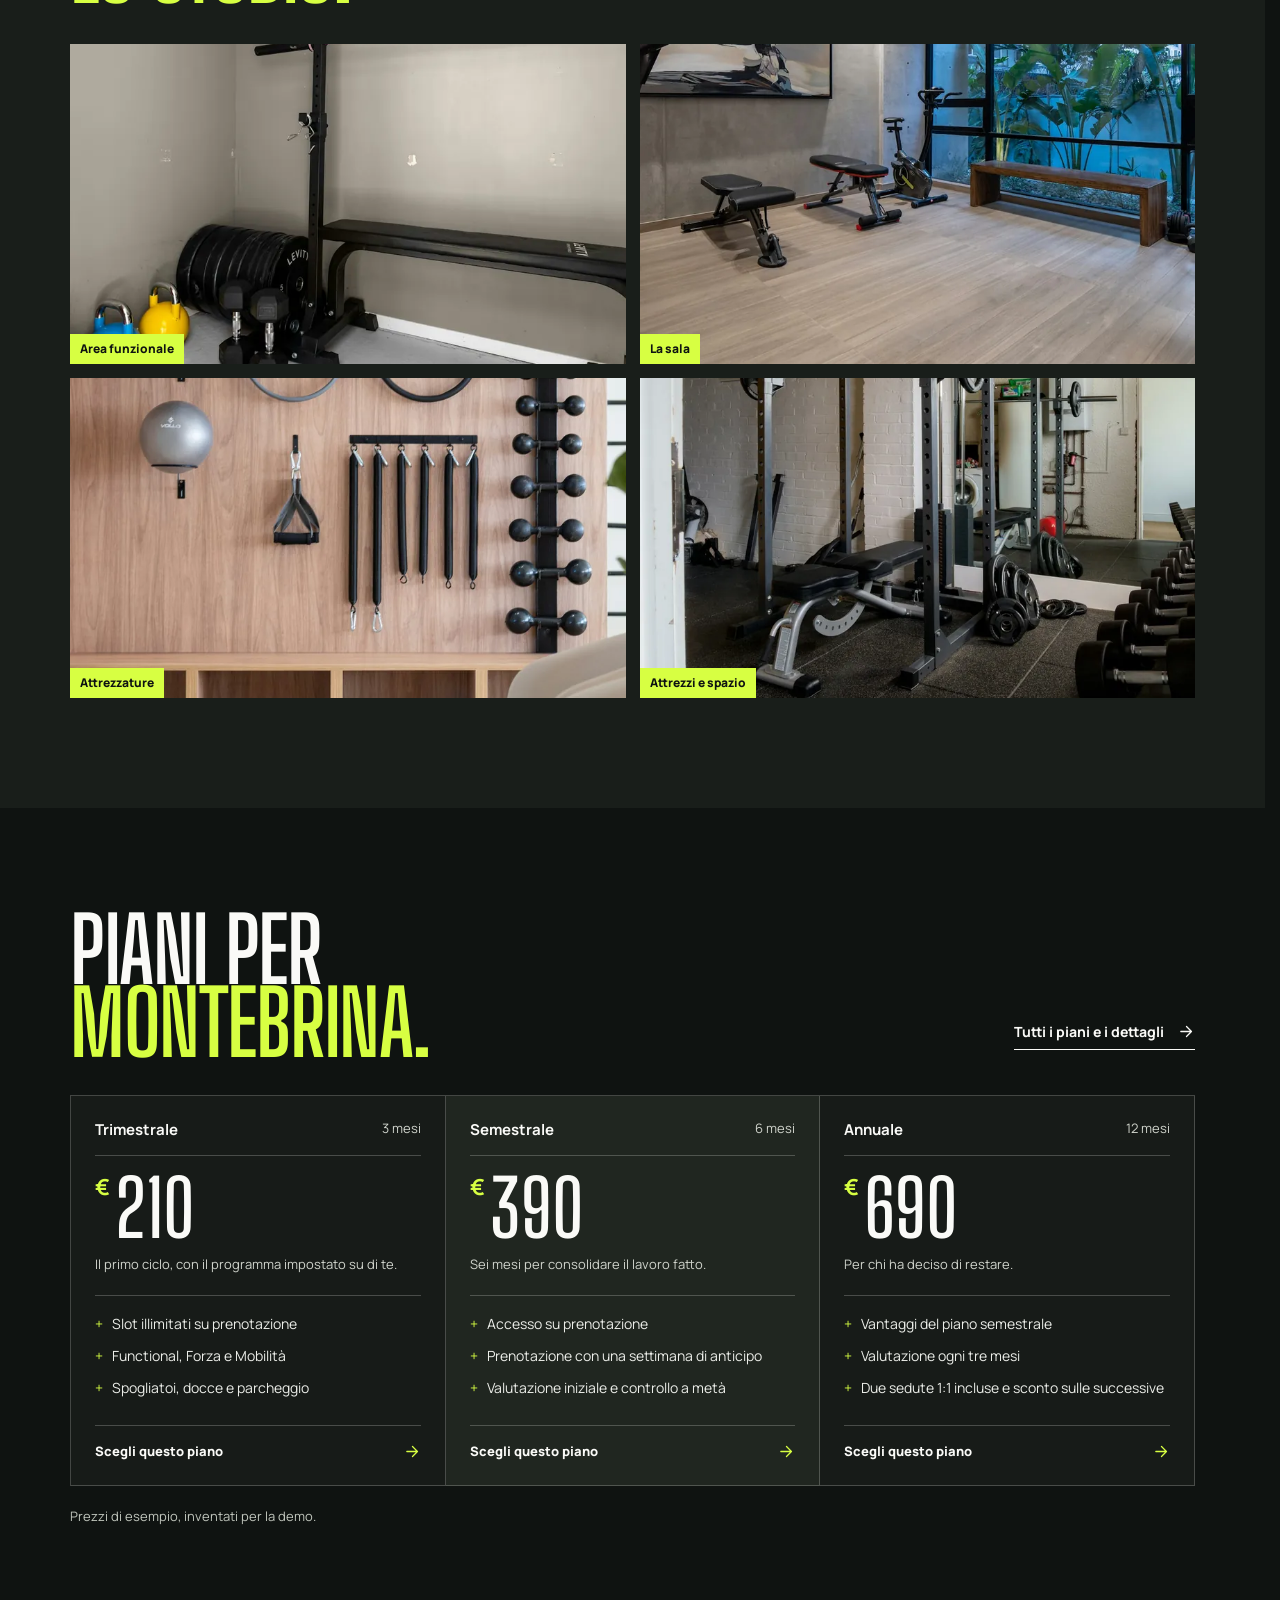
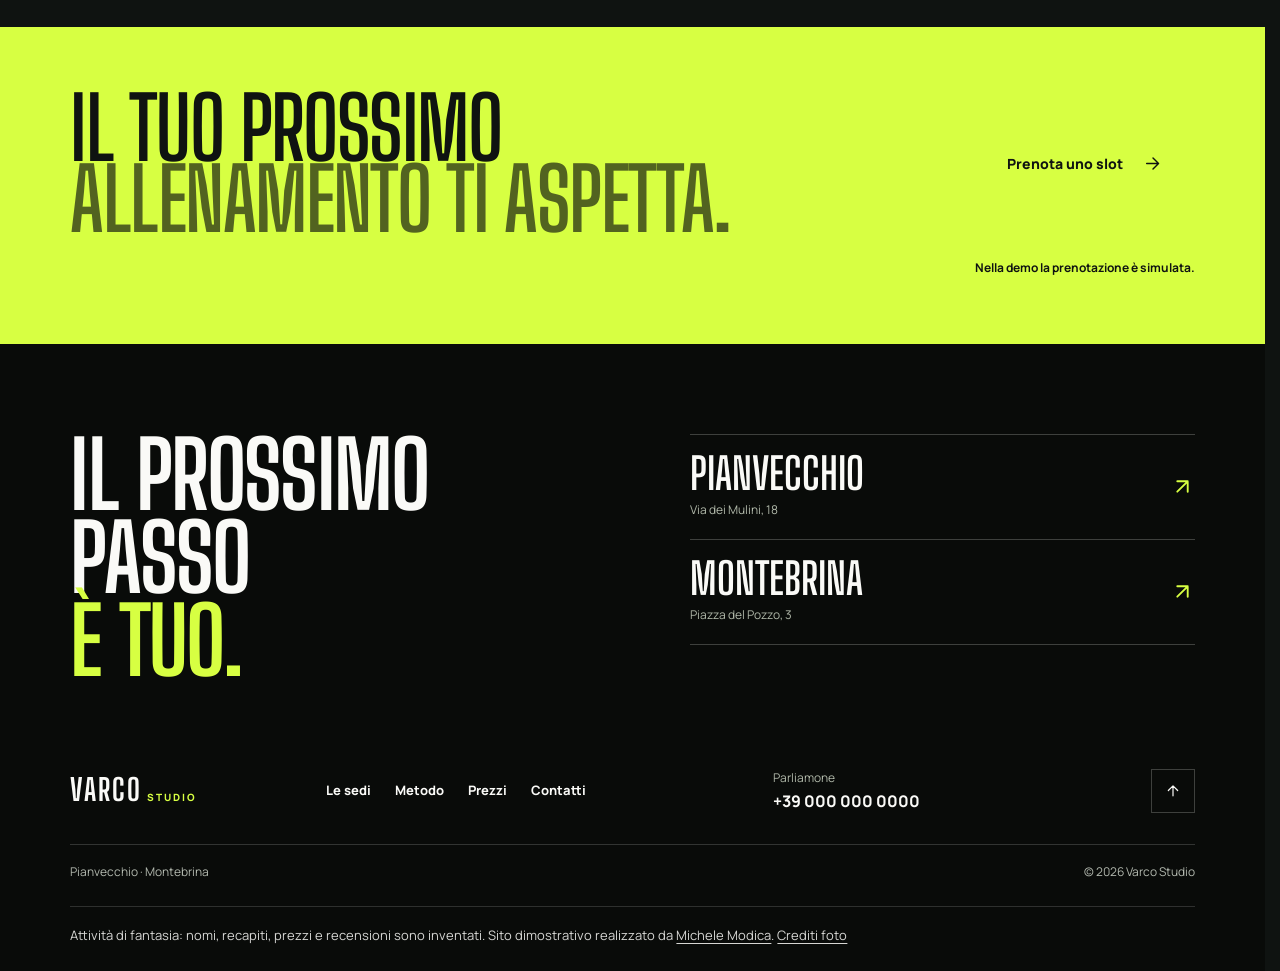
<file: sedi/montebrina.html>
<!doctype html>
<html lang="it">
<head>
  <meta charset="utf-8">
  <meta name="viewport" content="width=device-width, initial-scale=1, viewport-fit=cover">
  <meta name="theme-color" content="#0f1311">
  <meta name="description" content="Varco Studio è uno studio di personal training di fantasia con due sedi, Pianvecchio e Montebrina. Sito dimostrativo: nomi e dati inventati.">
  <meta name="robots" content="noindex, nofollow">
  <meta property="og:type" content="website">
  <meta property="og:title" content="Varco Studio Montebrina &ndash; Allenati con focus">
  <meta property="og:description" content="Varco Studio è uno studio di personal training di fantasia con due sedi, Pianvecchio e Montebrina. Sito dimostrativo: nomi e dati inventati.">
  <link rel="icon" href="../src/assets/img/favicon.svg" type="image/svg+xml">
  <link rel="preload" href="../src/assets/fonts/big-shoulders-display-latin.woff2" as="font" type="font/woff2" crossorigin>
  <link rel="preload" href="../src/assets/fonts/manrope-latin.woff2" as="font" type="font/woff2" crossorigin>
  <link rel="stylesheet" href="../src/styles.css">
  <link rel="stylesheet" href="../src/campaign.css">
  <link rel="stylesheet" href="../src/mobile.css">
  <script src="../src/main.js" defer></script>
  <title>Varco Studio Montebrina &ndash; Allenati con focus</title>
</head>
<body class="has-mobile-actions">
<a class="skip-link" href="#contenuto">Vai al contenuto</a>
<header class="site-header">
  <a class="brand" href="../" aria-label="Varco Studio &ndash; home"><span class="wordmark">VARCO<small>studio</small></span></a>
  <nav class="desktop-nav" aria-label="Navigazione principale"><a href="../sedi/" aria-current="page">Le sedi</a><a href="../metodo.html">Metodo</a><a href="../prezzi.html">Prezzi</a><a href="../contatti.html">Contatti</a><a class="desktop-nav__cta" href="../sedi/#scegli-sede" data-choose-venue>Scegli la sede <svg class="icon" viewBox="0 0 24 24" aria-hidden="true"><path d="M7 17 17 7M7 7h10v10"/></svg></a></nav>
  <details class="mobile-menu">
    <summary aria-label="Apri o chiudi il menu"><span class="mobile-menu__open">Menu</span><span class="mobile-menu__close">Chiudi</span><span class="menu-glyph" aria-hidden="true"><i></i><i></i></span></summary>
    <div class="mobile-menu__panel"><div class="mobile-menu__top"><a href="../" aria-label="Varco Studio &ndash; home"><span class="wordmark">VARCO<small>studio</small></span></a><span>MENO RUMORE.<br>PI&Ugrave; LAVORO.</span></div><nav aria-label="Navigazione per smartphone"><a href="../">Home</a><a href="../sedi/" aria-current="page">Le sedi</a><div class="mobile-menu__locations"><a href="../sedi/pianvecchio.html">Pianvecchio</a><a href="../sedi/montebrina.html">Montebrina</a></div><a href="../metodo.html">Metodo</a><a href="../prezzi.html">Prezzi</a><a href="../contatti.html">Contatti</a><a class="mobile-menu__action" href="../sedi/#scegli-sede" data-choose-venue>Scegli la sede</a></nav><a class="mobile-menu__phone" href="tel:+390000000000">+39 000 000 0000</a></div>
  </details>
</header>
<main id="contenuto">
<section class="venue-hero venue-hero--montebrina"><picture class="venue-hero__photo"><source srcset="../src/assets/img/montebrina-02-480.webp 480w, ../src/assets/img/montebrina-02-800.webp 800w" sizes="(max-width: 720px) 100vw, 55vw" type="image/webp"><img src="../src/assets/img/montebrina-02-800.webp" alt="Attrezzatura e spazio di allenamento nella sede di Montebrina" width="800" height="800" fetchpriority="high"></picture><div class="venue-hero__shade"></div><div class="venue-hero__copy"><p class="breadcrumb"><a href="../">Home</a> / <a href="../sedi/">Le sedi</a> / Montebrina</p><h1>Montebrina</h1><p>Quattro postazioni in tutto, per chi preferisce allenarsi con calma e un trainer a pochi passi.</p><a class="button button--signal" href="../contatti.html#prenota">Prenota uno slot <svg class="icon" viewBox="0 0 24 24" aria-hidden="true"><path d="M4 12h15m-7-7 7 7-7 7"/></svg></a></div><div class="venue-hero__number">4</div></section>
<section class="venue-ribbon"><div><span>INDIRIZZO</span><address>Piazza del Pozzo, 3 &middot; Montebrina (Piemonte)</address></div><div><span>ACCESSO</span><strong>Su prenotazione</strong></div><div><span>CAPIENZA</span><strong>4 persone contemporaneamente</strong></div><a href="../contatti.html#prenota">Prenota una prova <svg class="icon" viewBox="0 0 24 24" aria-hidden="true"><path d="M4 12h15m-7-7 7 7-7 7"/></svg></a></section>
<section class="venue-intro section-wrap"><div class="venue-intro__head" data-reveal><h2>Quattro postazioni, nessuna fretta.</h2><p>Quattro postazioni in tutto, per chi preferisce allenarsi con calma e un trainer a pochi passi. Prenoti lo slot, arrivi e trovi la postazione pronta.</p></div><div class="venue-intro__notes"><p><strong>Accesso su prenotazione</strong><br>Gli slot si prenotano in anticipo. Lo studio &egrave; aperto dal luned&igrave; al sabato, dalle 6:30 alle 22:00.</p><div class="amenities"><span>Spogliatoi e docce</span><span>Parcheggio gratuito</span><span>Programmi su misura</span></div></div></section>
<section class="venue-gallery section-wrap"><div class="venue-gallery__title"><h2>Dentro<br><span>lo studio.</span></h2><p>Attrezzature professionali e un ambiente in cui concentrarti sul lavoro da fare.</p></div><div class="gallery-grid gallery-grid--montebrina"><figure><picture class=""><source srcset="../src/assets/img/montebrina-02-480.webp 480w, ../src/assets/img/montebrina-02-800.webp 800w" sizes="(max-width: 720px) 100vw, 55vw" type="image/webp"><img src="../src/assets/img/montebrina-02-800.webp" alt="Montebrina: Attrezzatura e spazio di allenamento nella sede di Montebrina" width="800" height="800" loading="lazy"></picture><figcaption>Area funzionale</figcaption></figure><figure><picture class=""><source srcset="../src/assets/img/montebrina-01-480.webp 480w, ../src/assets/img/montebrina-01-800.webp 800w" sizes="(max-width: 720px) 100vw, 55vw" type="image/webp"><img src="../src/assets/img/montebrina-01-800.webp" alt="Montebrina: Attrezzatura e spazio di allenamento nella sede di Montebrina" width="800" height="800" loading="lazy"></picture><figcaption>La sala</figcaption></figure><figure><picture class=""><source srcset="../src/assets/img/montebrina-03-480.webp 480w, ../src/assets/img/montebrina-03-800.webp 800w" sizes="(max-width: 720px) 100vw, 55vw" type="image/webp"><img src="../src/assets/img/montebrina-03-800.webp" alt="Montebrina: Attrezzatura e spazio di allenamento nella sede di Montebrina" width="800" height="800" loading="lazy"></picture><figcaption>Attrezzature</figcaption></figure><figure><picture class=""><source srcset="../src/assets/img/montebrina-04-480.webp 480w, ../src/assets/img/montebrina-04-800.webp 800w" sizes="(max-width: 720px) 100vw, 55vw" type="image/webp"><img src="../src/assets/img/montebrina-04-800.webp" alt="Montebrina: Attrezzatura e spazio di allenamento nella sede di Montebrina" width="800" height="800" loading="lazy"></picture><figcaption>Attrezzi e spazio</figcaption></figure></div></section>
<section class="venue-prices section-wrap"><div class="venue-prices__heading"><h2>Piani per<br><span>Montebrina.</span></h2><a class="under-link" href="../prezzi.html">Tutti i piani e i dettagli <svg class="icon" viewBox="0 0 24 24" aria-hidden="true"><path d="M4 12h15m-7-7 7 7-7 7"/></svg></a></div><div class="venue-plan-grid"><article class="plan"><div class="plan__head"><h3>Trimestrale</h3><span>3 mesi</span></div><p class="plan__price"><span>&euro;</span>210</p><p class="plan__desc">Il primo ciclo, con il programma impostato su di te.</p><ul><li>Slot illimitati su prenotazione</li><li>Functional, Forza e Mobilit&agrave;</li><li>Spogliatoi, docce e parcheggio</li></ul><a class="plan__link" href="../contatti.html#prenota">Scegli questo piano <svg class="icon" viewBox="0 0 24 24" aria-hidden="true"><path d="M4 12h15m-7-7 7 7-7 7"/></svg></a></article><article class="plan"><div class="plan__head"><h3>Semestrale</h3><span>6 mesi</span></div><p class="plan__price"><span>&euro;</span>390</p><p class="plan__desc">Sei mesi per consolidare il lavoro fatto.</p><ul><li>Accesso su prenotazione</li><li>Prenotazione con una settimana di anticipo</li><li>Valutazione iniziale e controllo a met&agrave;</li></ul><a class="plan__link" href="../contatti.html#prenota">Scegli questo piano <svg class="icon" viewBox="0 0 24 24" aria-hidden="true"><path d="M4 12h15m-7-7 7 7-7 7"/></svg></a></article><article class="plan"><div class="plan__head"><h3>Annuale</h3><span>12 mesi</span></div><p class="plan__price"><span>&euro;</span>690</p><p class="plan__desc">Per chi ha deciso di restare.</p><ul><li>Vantaggi del piano semestrale</li><li>Valutazione ogni tre mesi</li><li>Due sedute 1:1 incluse e sconto sulle successive</li></ul><a class="plan__link" href="../contatti.html#prenota">Scegli questo piano <svg class="icon" viewBox="0 0 24 24" aria-hidden="true"><path d="M4 12h15m-7-7 7 7-7 7"/></svg></a></article></div><p class="fine-print">Prezzi di esempio, inventati per la demo.</p></section>
<section class="venue-cta"><h2>Il tuo prossimo<br><span>allenamento ti aspetta.</span></h2><a class="button button--signal" href="../contatti.html#prenota">Prenota uno slot <svg class="icon" viewBox="0 0 24 24" aria-hidden="true"><path d="M4 12h15m-7-7 7 7-7 7"/></svg></a><p>Nella demo la prenotazione &egrave; simulata.</p></section></main>
<aside class="mobile-actions" aria-label="Azioni rapide"><a class="mobile-actions__phone" href="tel:+390000000000" aria-label="Chiama Varco al numero +39 000 000 0000"><svg class="icon" viewBox="0 0 24 24" aria-hidden="true"><path d="m5 3 4 1 1 5-2 2a14 14 0 0 0 5 5l2-2 5 1 1 4c-1 3-5 3-9 1S4 14 3 9s-1-5 2-6Z"/></svg></a><a class="mobile-actions__primary" href="../contatti.html#prenota">Montebrina &middot; Prenota <svg class="icon" viewBox="0 0 24 24" aria-hidden="true"><path d="M4 12h15m-7-7 7 7-7 7"/></svg></a></aside>
<footer class="site-footer"><div class="footer-start"><h2>Il prossimo passo<br><span>&egrave; tuo.</span></h2><div class="footer-venues"><a href="../sedi/pianvecchio.html"><div><h3>Pianvecchio</h3><span>Via dei Mulini, 18</span></div><svg class="icon" viewBox="0 0 24 24" aria-hidden="true"><path d="M7 17 17 7M7 7h10v10"/></svg></a><a href="../sedi/montebrina.html"><div><h3>Montebrina</h3><span>Piazza del Pozzo, 3</span></div><svg class="icon" viewBox="0 0 24 24" aria-hidden="true"><path d="M7 17 17 7M7 7h10v10"/></svg></a></div></div><div class="footer-connect"><a href="../" class="footer-brand" aria-label="Varco Studio &ndash; home"><span class="wordmark">VARCO<small>studio</small></span></a><nav aria-label="Navigazione nel footer"><a href="../sedi/">Le sedi</a><a href="../metodo.html">Metodo</a><a href="../prezzi.html">Prezzi</a><a href="../contatti.html">Contatti</a></nav><a class="footer-phone" href="tel:+390000000000">Parliamone <span>+39 000 000 0000</span></a><a class="footer-lift" href="#contenuto" aria-label="Torna all'inizio"><svg class="icon" viewBox="0 0 24 24" aria-hidden="true"><path d="M4 12h15m-7-7 7 7-7 7"/></svg></a></div><div class="site-footer__bottom"><span>Pianvecchio &middot; Montebrina</span><span>&copy; <span data-year>2026</span> Varco Studio</span></div><p class="demo-notice">Attivit&agrave; di fantasia: nomi, recapiti, prezzi e recensioni sono inventati. Sito dimostrativo realizzato da <a href="https://www.modicamichele.it">Michele Modica</a>. <a href="../crediti-fotografici.html">Crediti foto</a></p></footer>
</body>
</html>
</file>
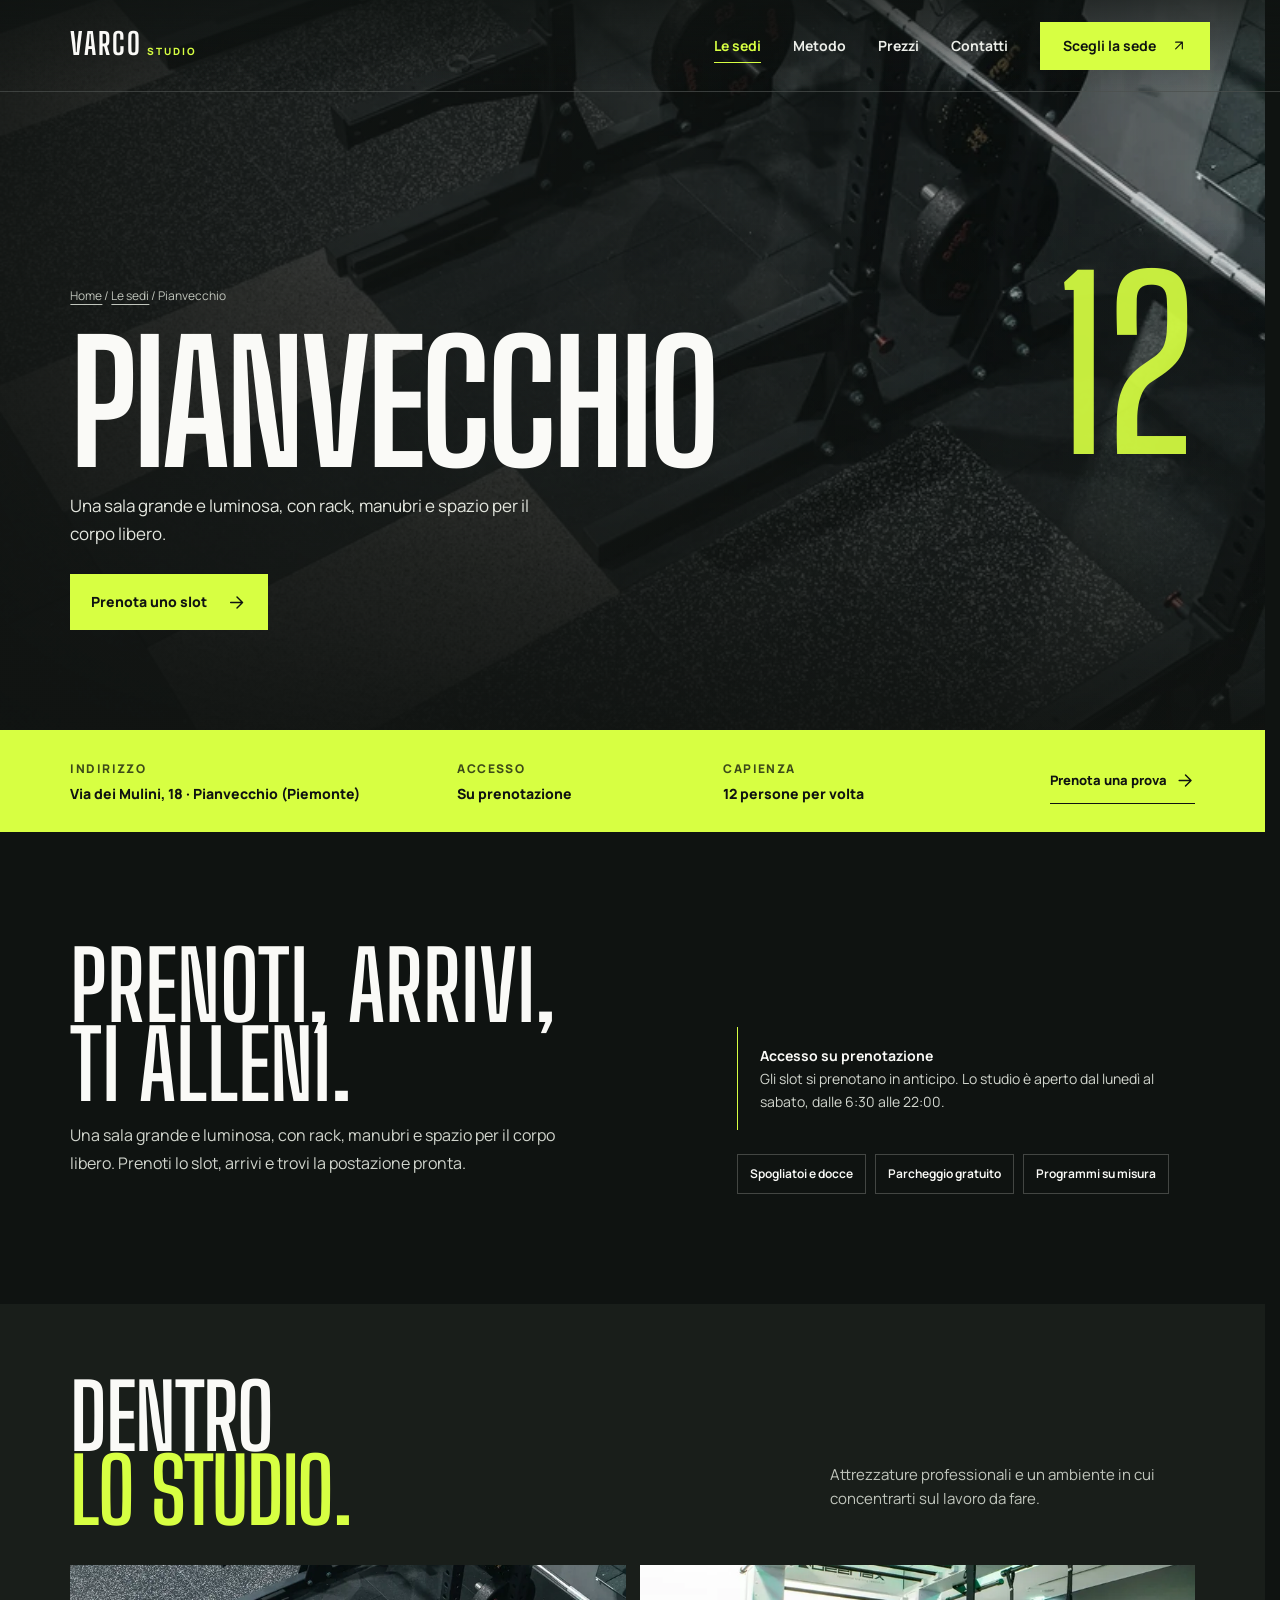
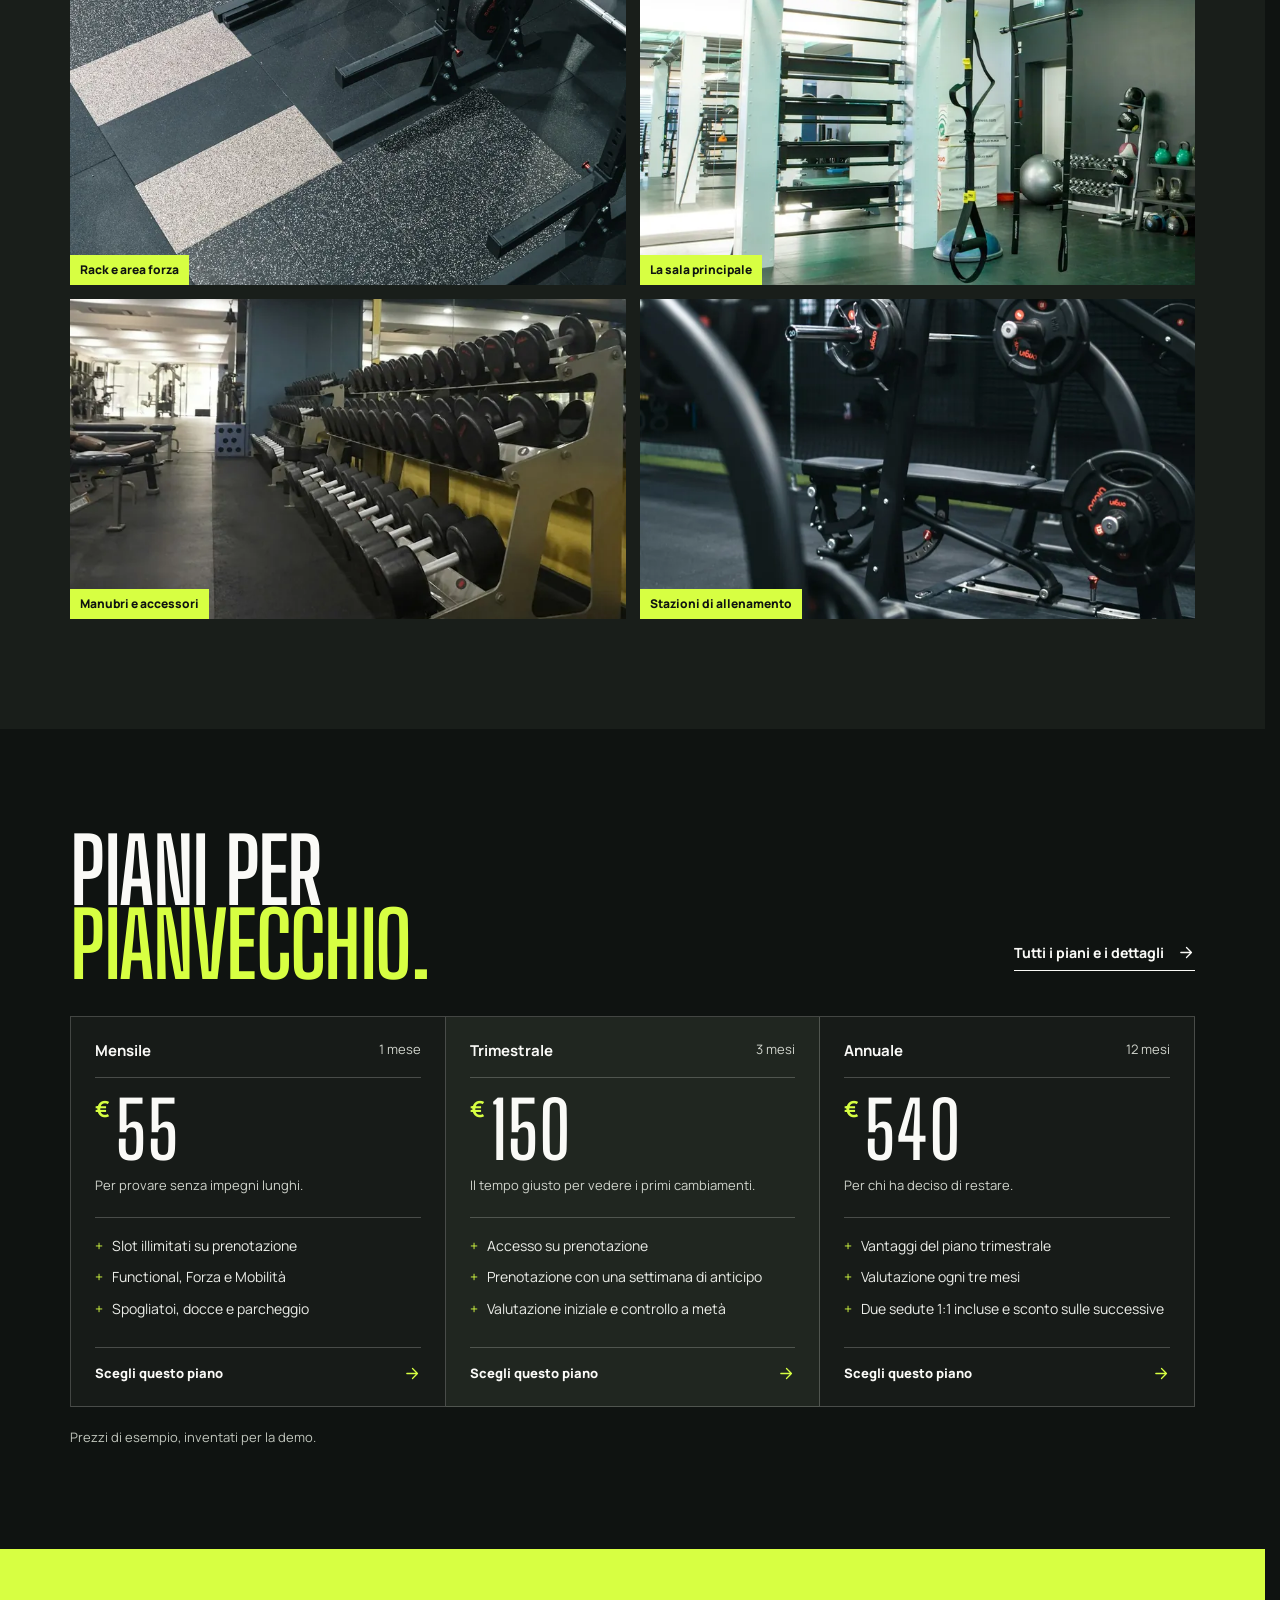
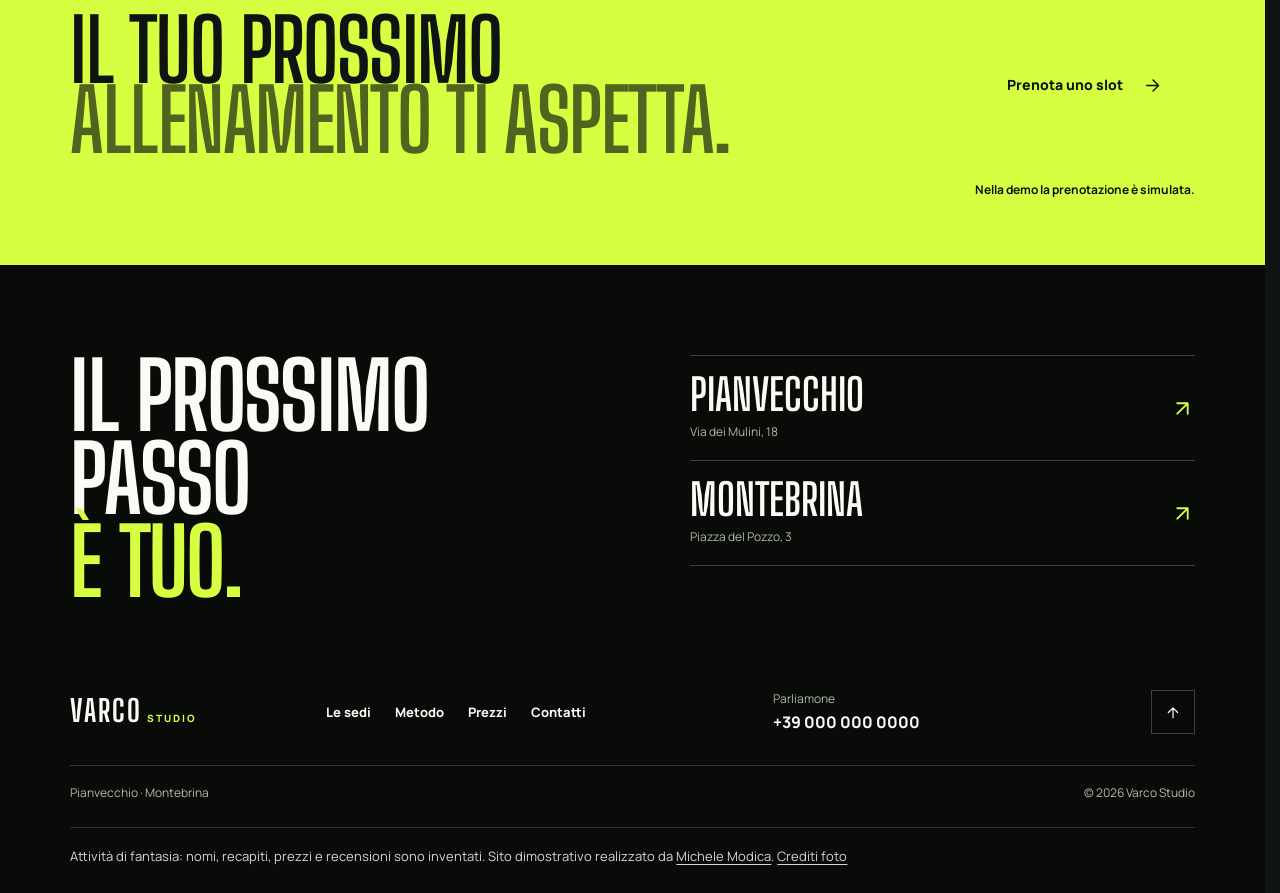
<file: sedi/pianvecchio.html>
<!doctype html>
<html lang="it">
<head>
  <meta charset="utf-8">
  <meta name="viewport" content="width=device-width, initial-scale=1, viewport-fit=cover">
  <meta name="theme-color" content="#0f1311">
  <meta name="description" content="Varco Studio è uno studio di personal training di fantasia con due sedi, Pianvecchio e Montebrina. Sito dimostrativo: nomi e dati inventati.">
  <meta name="robots" content="noindex, nofollow">
  <meta property="og:type" content="website">
  <meta property="og:title" content="Varco Studio Pianvecchio &ndash; Spazio per allenarti">
  <meta property="og:description" content="Varco Studio è uno studio di personal training di fantasia con due sedi, Pianvecchio e Montebrina. Sito dimostrativo: nomi e dati inventati.">
  <link rel="icon" href="../src/assets/img/favicon.svg" type="image/svg+xml">
  <link rel="preload" href="../src/assets/fonts/big-shoulders-display-latin.woff2" as="font" type="font/woff2" crossorigin>
  <link rel="preload" href="../src/assets/fonts/manrope-latin.woff2" as="font" type="font/woff2" crossorigin>
  <link rel="stylesheet" href="../src/styles.css">
  <link rel="stylesheet" href="../src/campaign.css">
  <link rel="stylesheet" href="../src/mobile.css">
  <script src="../src/main.js" defer></script>
  <title>Varco Studio Pianvecchio &ndash; Spazio per allenarti</title>
</head>
<body class="has-mobile-actions">
<a class="skip-link" href="#contenuto">Vai al contenuto</a>
<header class="site-header">
  <a class="brand" href="../" aria-label="Varco Studio &ndash; home"><span class="wordmark">VARCO<small>studio</small></span></a>
  <nav class="desktop-nav" aria-label="Navigazione principale"><a href="../sedi/" aria-current="page">Le sedi</a><a href="../metodo.html">Metodo</a><a href="../prezzi.html">Prezzi</a><a href="../contatti.html">Contatti</a><a class="desktop-nav__cta" href="../sedi/#scegli-sede" data-choose-venue>Scegli la sede <svg class="icon" viewBox="0 0 24 24" aria-hidden="true"><path d="M7 17 17 7M7 7h10v10"/></svg></a></nav>
  <details class="mobile-menu">
    <summary aria-label="Apri o chiudi il menu"><span class="mobile-menu__open">Menu</span><span class="mobile-menu__close">Chiudi</span><span class="menu-glyph" aria-hidden="true"><i></i><i></i></span></summary>
    <div class="mobile-menu__panel"><div class="mobile-menu__top"><a href="../" aria-label="Varco Studio &ndash; home"><span class="wordmark">VARCO<small>studio</small></span></a><span>MENO RUMORE.<br>PI&Ugrave; LAVORO.</span></div><nav aria-label="Navigazione per smartphone"><a href="../">Home</a><a href="../sedi/" aria-current="page">Le sedi</a><div class="mobile-menu__locations"><a href="../sedi/pianvecchio.html">Pianvecchio</a><a href="../sedi/montebrina.html">Montebrina</a></div><a href="../metodo.html">Metodo</a><a href="../prezzi.html">Prezzi</a><a href="../contatti.html">Contatti</a><a class="mobile-menu__action" href="../sedi/#scegli-sede" data-choose-venue>Scegli la sede</a></nav><a class="mobile-menu__phone" href="tel:+390000000000">+39 000 000 0000</a></div>
  </details>
</header>
<main id="contenuto">
<section class="venue-hero venue-hero--pianvecchio"><picture class="venue-hero__photo"><source srcset="../src/assets/img/pianvecchio-01-480.webp 480w, ../src/assets/img/pianvecchio-01-800.webp 800w" sizes="(max-width: 720px) 100vw, 55vw" type="image/webp"><img src="../src/assets/img/pianvecchio-01-800.webp" alt="Attrezzatura e spazio di allenamento nella sede di Pianvecchio" width="800" height="800" fetchpriority="high"></picture><div class="venue-hero__shade"></div><div class="venue-hero__copy"><p class="breadcrumb"><a href="../">Home</a> / <a href="../sedi/">Le sedi</a> / Pianvecchio</p><h1>Pianvecchio</h1><p>Una sala grande e luminosa, con rack, manubri e spazio per il corpo libero.</p><a class="button button--signal" href="../contatti.html#prenota">Prenota uno slot <svg class="icon" viewBox="0 0 24 24" aria-hidden="true"><path d="M4 12h15m-7-7 7 7-7 7"/></svg></a></div><div class="venue-hero__number">12</div></section>
<section class="venue-ribbon"><div><span>INDIRIZZO</span><address>Via dei Mulini, 18 &middot; Pianvecchio (Piemonte)</address></div><div><span>ACCESSO</span><strong>Su prenotazione</strong></div><div><span>CAPIENZA</span><strong>12 persone per volta</strong></div><a href="../contatti.html#prenota">Prenota una prova <svg class="icon" viewBox="0 0 24 24" aria-hidden="true"><path d="M4 12h15m-7-7 7 7-7 7"/></svg></a></section>
<section class="venue-intro section-wrap"><div class="venue-intro__head" data-reveal><h2>Prenoti, arrivi, ti alleni.</h2><p>Una sala grande e luminosa, con rack, manubri e spazio per il corpo libero. Prenoti lo slot, arrivi e trovi la postazione pronta.</p></div><div class="venue-intro__notes"><p><strong>Accesso su prenotazione</strong><br>Gli slot si prenotano in anticipo. Lo studio &egrave; aperto dal luned&igrave; al sabato, dalle 6:30 alle 22:00.</p><div class="amenities"><span>Spogliatoi e docce</span><span>Parcheggio gratuito</span><span>Programmi su misura</span></div></div></section>
<section class="venue-gallery section-wrap"><div class="venue-gallery__title"><h2>Dentro<br><span>lo studio.</span></h2><p>Attrezzature professionali e un ambiente in cui concentrarti sul lavoro da fare.</p></div><div class="gallery-grid gallery-grid--pianvecchio"><figure><picture class=""><source srcset="../src/assets/img/pianvecchio-01-480.webp 480w, ../src/assets/img/pianvecchio-01-800.webp 800w" sizes="(max-width: 720px) 100vw, 55vw" type="image/webp"><img src="../src/assets/img/pianvecchio-01-800.webp" alt="Pianvecchio: Attrezzatura e spazio di allenamento nella sede di Pianvecchio" width="800" height="800" loading="lazy"></picture><figcaption>Rack e area forza</figcaption></figure><figure><picture class=""><source srcset="../src/assets/img/pianvecchio-04-480.webp 480w, ../src/assets/img/pianvecchio-04-800.webp 800w" sizes="(max-width: 720px) 100vw, 55vw" type="image/webp"><img src="../src/assets/img/pianvecchio-04-800.webp" alt="Pianvecchio: Attrezzatura e spazio di allenamento nella sede di Pianvecchio" width="800" height="800" loading="lazy"></picture><figcaption>La sala principale</figcaption></figure><figure><picture class=""><source srcset="../src/assets/img/pianvecchio-08-480.webp 480w, ../src/assets/img/pianvecchio-08-800.webp 800w" sizes="(max-width: 720px) 100vw, 55vw" type="image/webp"><img src="../src/assets/img/pianvecchio-08-800.webp" alt="Pianvecchio: Attrezzatura e spazio di allenamento nella sede di Pianvecchio" width="800" height="800" loading="lazy"></picture><figcaption>Manubri e accessori</figcaption></figure><figure><picture class=""><source srcset="../src/assets/img/pianvecchio-10-480.webp 480w, ../src/assets/img/pianvecchio-10-800.webp 800w" sizes="(max-width: 720px) 100vw, 55vw" type="image/webp"><img src="../src/assets/img/pianvecchio-10-800.webp" alt="Pianvecchio: Attrezzatura e spazio di allenamento nella sede di Pianvecchio" width="800" height="800" loading="lazy"></picture><figcaption>Stazioni di allenamento</figcaption></figure></div></section>
<section class="venue-prices section-wrap"><div class="venue-prices__heading"><h2>Piani per<br><span>Pianvecchio.</span></h2><a class="under-link" href="../prezzi.html">Tutti i piani e i dettagli <svg class="icon" viewBox="0 0 24 24" aria-hidden="true"><path d="M4 12h15m-7-7 7 7-7 7"/></svg></a></div><div class="venue-plan-grid"><article class="plan"><div class="plan__head"><h3>Mensile</h3><span>1 mese</span></div><p class="plan__price"><span>&euro;</span>55</p><p class="plan__desc">Per provare senza impegni lunghi.</p><ul><li>Slot illimitati su prenotazione</li><li>Functional, Forza e Mobilit&agrave;</li><li>Spogliatoi, docce e parcheggio</li></ul><a class="plan__link" href="../contatti.html#prenota">Scegli questo piano <svg class="icon" viewBox="0 0 24 24" aria-hidden="true"><path d="M4 12h15m-7-7 7 7-7 7"/></svg></a></article><article class="plan"><div class="plan__head"><h3>Trimestrale</h3><span>3 mesi</span></div><p class="plan__price"><span>&euro;</span>150</p><p class="plan__desc">Il tempo giusto per vedere i primi cambiamenti.</p><ul><li>Accesso su prenotazione</li><li>Prenotazione con una settimana di anticipo</li><li>Valutazione iniziale e controllo a met&agrave;</li></ul><a class="plan__link" href="../contatti.html#prenota">Scegli questo piano <svg class="icon" viewBox="0 0 24 24" aria-hidden="true"><path d="M4 12h15m-7-7 7 7-7 7"/></svg></a></article><article class="plan"><div class="plan__head"><h3>Annuale</h3><span>12 mesi</span></div><p class="plan__price"><span>&euro;</span>540</p><p class="plan__desc">Per chi ha deciso di restare.</p><ul><li>Vantaggi del piano trimestrale</li><li>Valutazione ogni tre mesi</li><li>Due sedute 1:1 incluse e sconto sulle successive</li></ul><a class="plan__link" href="../contatti.html#prenota">Scegli questo piano <svg class="icon" viewBox="0 0 24 24" aria-hidden="true"><path d="M4 12h15m-7-7 7 7-7 7"/></svg></a></article></div><p class="fine-print">Prezzi di esempio, inventati per la demo.</p></section>
<section class="venue-cta"><h2>Il tuo prossimo<br><span>allenamento ti aspetta.</span></h2><a class="button button--signal" href="../contatti.html#prenota">Prenota uno slot <svg class="icon" viewBox="0 0 24 24" aria-hidden="true"><path d="M4 12h15m-7-7 7 7-7 7"/></svg></a><p>Nella demo la prenotazione &egrave; simulata.</p></section></main>
<aside class="mobile-actions" aria-label="Azioni rapide"><a class="mobile-actions__phone" href="tel:+390000000000" aria-label="Chiama Varco al numero +39 000 000 0000"><svg class="icon" viewBox="0 0 24 24" aria-hidden="true"><path d="m5 3 4 1 1 5-2 2a14 14 0 0 0 5 5l2-2 5 1 1 4c-1 3-5 3-9 1S4 14 3 9s-1-5 2-6Z"/></svg></a><a class="mobile-actions__primary" href="../contatti.html#prenota">Pianvecchio &middot; Prenota <svg class="icon" viewBox="0 0 24 24" aria-hidden="true"><path d="M4 12h15m-7-7 7 7-7 7"/></svg></a></aside>
<footer class="site-footer"><div class="footer-start"><h2>Il prossimo passo<br><span>&egrave; tuo.</span></h2><div class="footer-venues"><a href="../sedi/pianvecchio.html"><div><h3>Pianvecchio</h3><span>Via dei Mulini, 18</span></div><svg class="icon" viewBox="0 0 24 24" aria-hidden="true"><path d="M7 17 17 7M7 7h10v10"/></svg></a><a href="../sedi/montebrina.html"><div><h3>Montebrina</h3><span>Piazza del Pozzo, 3</span></div><svg class="icon" viewBox="0 0 24 24" aria-hidden="true"><path d="M7 17 17 7M7 7h10v10"/></svg></a></div></div><div class="footer-connect"><a href="../" class="footer-brand" aria-label="Varco Studio &ndash; home"><span class="wordmark">VARCO<small>studio</small></span></a><nav aria-label="Navigazione nel footer"><a href="../sedi/">Le sedi</a><a href="../metodo.html">Metodo</a><a href="../prezzi.html">Prezzi</a><a href="../contatti.html">Contatti</a></nav><a class="footer-phone" href="tel:+390000000000">Parliamone <span>+39 000 000 0000</span></a><a class="footer-lift" href="#contenuto" aria-label="Torna all'inizio"><svg class="icon" viewBox="0 0 24 24" aria-hidden="true"><path d="M4 12h15m-7-7 7 7-7 7"/></svg></a></div><div class="site-footer__bottom"><span>Pianvecchio &middot; Montebrina</span><span>&copy; <span data-year>2026</span> Varco Studio</span></div><p class="demo-notice">Attivit&agrave; di fantasia: nomi, recapiti, prezzi e recensioni sono inventati. Sito dimostrativo realizzato da <a href="https://www.modicamichele.it">Michele Modica</a>. <a href="../crediti-fotografici.html">Crediti foto</a></p></footer>
</body>
</html>
</file>
<file: src/styles.css>
@font-face{font-family:Manrope;src:url('assets/fonts/manrope-latin.woff2') format('woff2');font-display:swap;font-weight:100 900}
@font-face{font-family:BigShoulders;src:url('assets/fonts/big-shoulders-display-latin.woff2') format('woff2');font-display:swap;font-weight:100 900}
:root{color-scheme:dark;--asphalt:#0f1311;--asphalt-2:#1b201d;--chalk:#f2f1ed;--steel:#aeb5aa;--signal:#d7ff42;--white:#fafaf7;--ink:#0f1311;--line-dark:rgba(16,19,17,.22);--line-light:rgba(250,250,247,.22);--display:BigShoulders,'Arial Narrow',sans-serif;--body:Manrope,Arial,sans-serif;--gutter:clamp(22px,5.5vw,88px);--max:1480px;scroll-behavior:smooth}
*{box-sizing:border-box}html{scroll-padding-top:90px}body{margin:0;background:var(--asphalt);color:var(--white);font:400 16px/1.65 var(--body);-webkit-font-smoothing:antialiased}img{display:block;width:100%;height:100%;object-fit:cover}a{color:inherit;text-decoration:none}button,summary{font:inherit}address{font-style:normal}::selection{background:var(--signal);color:var(--ink)}:focus-visible{outline:3px solid var(--signal);outline-offset:4px}
.skip-link{position:fixed;z-index:100;top:10px;left:10px;padding:12px 18px;background:var(--signal);color:var(--ink);font-size:14px;transform:translateY(-160%)}.skip-link:focus{transform:none}.section-wrap{width:min(100%,var(--max));margin-inline:auto;padding-inline:var(--gutter)}.icon{width:19px;height:19px;flex:none;fill:none;stroke:currentColor;stroke-width:1.8;stroke-linecap:round;stroke-linejoin:round}
.site-header{position:fixed;transition:background .2s,border-color .2s;z-index:30;top:0;left:0;display:flex;width:100%;height:88px;align-items:center;justify-content:space-between;padding:0 var(--gutter);border-bottom:1px solid rgba(255,255,255,.18)}.site-header.is-pinned{background:var(--asphalt)}.brand{width:124px;flex:none}.brand img,.footer-brand img{width:100%;height:auto;object-fit:contain}.desktop-nav{display:flex;align-items:center;gap:clamp(20px,3vw,46px);font-size:13px;font-weight:700}.desktop-nav>a:not(.desktop-nav__cta){color:#eceee9;transition:color .2s}.desktop-nav>a:not(.desktop-nav__cta):hover,.desktop-nav>a[aria-current=page]{color:var(--signal)}.desktop-nav__cta{display:inline-flex;min-height:46px;align-items:center;gap:15px;padding:0 16px;border:1px solid rgba(255,255,255,.7);transition:background .2s,color .2s,border .2s}.desktop-nav__cta:hover{border-color:var(--signal);background:var(--signal);color:var(--ink)}.desktop-nav__cta .icon{width:16px}.mobile-menu{display:none}
.hero{position:relative;min-height:min(860px,94svh);min-height:max(700px,min(860px,94svh));overflow:hidden;background:var(--asphalt)}.hero__photo,.hero__veil{position:absolute;inset:0}.hero__photo img{object-position:53% 50%;filter:saturate(.7) contrast(1.07)}.hero__veil{background:linear-gradient(90deg,#0f1311 0%,rgba(16,19,17,.94) 24%,rgba(16,19,17,.62) 50%,rgba(16,19,17,.12) 100%),linear-gradient(0deg,rgba(16,19,17,.83),transparent 31%)}.hero__lane{position:absolute;top:88px;right:29%;bottom:0;width:1px;background:rgba(215,255,66,.55);transform:skew(-16deg);transform-origin:top}.hero__content{position:relative;z-index:2;display:flex;min-height:inherit;max-width:850px;flex-direction:column;align-items:flex-start;justify-content:center;padding:128px var(--gutter) 95px}
.hero h1,.page-hero h1,.venue-hero h1{margin:0;font:700 clamp(74px,10vw,142px)/.78 var(--display);letter-spacing:-.025em;text-transform:uppercase;text-wrap:balance}.hero h1 span,.page-hero h1 span,.venue-hero h1 span,.section-title h2 span,.home-method h2 span,.format-band h2 span,.home-prices h2 span,.venue-gallery h2 span,.venue-prices h2 span,.venue-cta h2 span,.process h2 span,.method-formats h2 span,.pricing-intro h2 span,.pricing-footer-cta h2 span,.faq h2 span,.contact-close h2 span{color:var(--signal)}.hero__lede{max-width:490px;margin:30px 0 27px;color:#e0e3dc;font-size:17px;line-height:1.75}
.button{display:inline-flex;min-height:56px;align-items:center;justify-content:center;gap:20px;padding:0 21px;font-size:14px;font-weight:800;transition:background .18s,color .18s,transform .18s,border-color .18s}.button:hover{transform:translateY(-2px)}.button:active{transform:translateY(1px)}.button--signal{background:var(--signal);color:var(--ink)}.button--signal:hover{background:#e4ff87}.button--outline{border:1px solid currentColor;color:var(--white)}.button--outline:hover{border-color:var(--signal);background:var(--signal);color:var(--ink)}.button .icon{width:20px}.hero__marker{position:absolute;z-index:2;top:49%;right:var(--gutter);display:flex;align-items:center;gap:14px;color:var(--white);transform:translateY(-50%)}.hero__marker strong{color:var(--signal);font:600 28px/1 var(--display)}.hero__marker span{font-size:12px;font-weight:750;letter-spacing:.09em;line-height:1.4}.hero__bottom{position:absolute;z-index:2;right:var(--gutter);bottom:26px;left:var(--gutter);display:flex;align-items:center;justify-content:space-between;padding-top:15px;border-top:1px solid var(--line-light);font-size:12px;font-weight:750;letter-spacing:.09em}.hero__bottom a{display:flex;align-items:center;gap:10px;letter-spacing:0}.hero__bottom a:hover{color:var(--signal)}.hero__bottom .icon{width:16px}
.split-facts{display:grid;grid-template-columns:1fr 1fr;border-bottom:1px solid var(--line-light);background:#171b18}.split-facts>a{position:relative;display:grid;grid-template-columns:1fr auto;grid-template-rows:auto auto;align-items:center;gap:4px 15px;padding:24px var(--gutter);transition:background .2s}.split-facts>a+a{border-left:1px solid var(--line-light)}.split-facts>a:hover{background:#222821}.split-facts>a>span{font-size:12px;font-weight:750;letter-spacing:.1em}.split-facts>a>strong{grid-row:1/3;grid-column:2;color:var(--signal);font:600 clamp(44px,6vw,76px)/.9 var(--display);font-variant-numeric:tabular-nums}.split-facts>a>small{color:#c1c6bd;font-size:12px}.split-facts .icon{position:absolute;right:calc(var(--gutter) - 3px);bottom:15px;width:16px;color:var(--signal);opacity:0;transform:translateX(-5px);transition:opacity .2s,transform .2s}.split-facts>a:hover .icon{opacity:1;transform:none}
.home-locations{padding-top:120px;padding-bottom:130px}.section-title{display:grid;grid-template-columns:1.1fr .9fr;align-items:end;gap:28px;margin-bottom:52px}.section-title h2,.home-method h2,.format-band h2,.home-prices h2,.venue-gallery h2,.venue-prices h2,.venue-cta h2,.process h2,.method-formats h2,.pricing-intro h2,.pricing-footer-cta h2,.faq h2,.contact-close h2{margin:0;font:650 clamp(58px,8vw,104px)/.82 var(--display);letter-spacing:-.018em;text-transform:uppercase;text-wrap:balance}.section-title>p{max-width:420px;margin:0 0 4px;color:#c0c5bc;font-size:16px}.under-link{display:inline-flex;align-items:center;gap:14px;margin-top:15px;padding-bottom:6px;border-bottom:1px solid currentColor;font-size:14px;font-weight:750}.under-link:hover{color:var(--signal)}.under-link .icon{width:17px}
.location-teasers{display:grid;grid-template-columns:1.12fr .88fr;gap:clamp(22px,5vw,74px);align-items:start}.location-teaser{display:block}.location-teaser--montebrina{margin-top:86px}.location-teaser__photo{position:relative;height:clamp(330px,45vw,590px);overflow:hidden;background:#272c28}.location-teaser__photo img{transition:transform .7s cubic-bezier(.2,.7,.2,1);filter:saturate(.78)}.location-teaser:hover .location-teaser__photo img{transform:scale(1.035)}.location-teaser__photo>span{position:absolute;right:0;bottom:0;display:grid;width:78px;height:78px;place-items:center;background:var(--signal);color:var(--ink);font:600 34px/1 var(--display)}.location-teaser__text{position:relative;padding:23px 0 17px;border-bottom:1px solid var(--line-light)}.location-teaser__text>span,.place-kicker,.venue-ribbon>div>span,.pricing-location__head>span,.contact-hub__main>span{display:block;color:var(--steel);font-size:12px;font-weight:800;letter-spacing:.12em}.location-teaser h3{margin:4px 0;font:600 58px/.95 var(--display);text-transform:uppercase}.location-teaser__text p{margin:7px 0;color:#c0c5bc;font-size:13px}.location-teaser__text b{display:flex;align-items:center;gap:12px;margin-top:16px;color:var(--signal);font-size:13px}.location-teaser__text .icon{width:16px}.location-teaser--montebrina .location-teaser__photo{height:clamp(300px,37vw,480px)}
.home-method{display:grid;grid-template-columns:1fr 1fr;min-height:620px;background:var(--signal);color:var(--ink)}.home-method__visual{position:relative;min-height:540px}.home-method__visual img{filter:saturate(.7)}.photo-caption{position:absolute;right:20px;bottom:18px;padding:9px 12px;background:var(--ink);color:var(--signal);font-size:12px;font-weight:800;letter-spacing:.1em}.home-method__copy{align-self:center;padding:75px clamp(30px,7vw,100px)}.home-method h2 span{color:#404e15}.home-method__copy p{max-width:460px;margin:27px 0;color:#273013;font-size:16px;line-height:1.8}.home-method .button--outline{border-color:var(--ink);color:var(--ink)}.home-method .button--outline:hover{background:var(--ink);color:var(--signal)}
.format-band{display:grid;grid-template-columns:.85fr 1.15fr;gap:8vw;padding-top:130px;padding-bottom:130px}.format-band .section-title{display:block;margin:0}.format-band .section-title>p{margin-top:25px}.format-rows{border-top:1px solid var(--line-light)}.format-rows>a{display:grid;grid-template-columns:45px minmax(180px,1fr) minmax(190px,.8fr) 20px;align-items:center;gap:14px;padding:23px 0;border-bottom:1px solid var(--line-light);transition:padding .2s,color .2s}.format-rows>a:hover{padding-inline:10px;color:var(--signal)}.format-rows>a>span{color:var(--signal);font:600 22px/1 var(--display)}.format-rows b{font-size:16px}.format-rows small{color:#c1c6bd;font-size:12px}.format-rows .icon{width:17px;color:var(--signal)}
.home-prices{display:grid;grid-template-columns:.9fr 1.1fr;min-height:570px;background:var(--chalk);color:var(--ink)}.home-prices__head{align-self:center;padding:75px var(--gutter)}.home-prices h2 span{color:#546528}.home-prices__head p{max-width:430px;margin:28px 0;color:#42483e;font-size:16px;line-height:1.8}.home-prices__visual{position:relative;min-height:460px}.home-prices__visual img{filter:saturate(.72)}.home-prices__stamp{position:absolute;right:0;bottom:0;display:grid;width:150px;height:150px;place-items:center;background:var(--signal);color:var(--ink);font:600 24px/.95 var(--display);text-align:center;text-transform:uppercase}.contact-strip{display:flex;min-height:220px;align-items:center;justify-content:space-between;gap:30px;padding:45px var(--gutter);background:#202521}.contact-strip p{margin:0;font:600 clamp(42px,6vw,70px)/.85 var(--display);text-transform:uppercase}.contact-strip p strong{color:var(--signal)}.contact-strip>a{display:inline-flex;align-items:center;gap:13px;padding:15px 0;border-bottom:1px solid var(--signal);font-size:16px;font-weight:750}.contact-strip>a:hover{color:var(--signal)}
.page-hero{position:relative;display:grid;min-height:650px;grid-template-columns:1fr .82fr;align-items:center;gap:4vw;overflow:hidden;padding:135px var(--gutter) 78px;background:var(--asphalt)}.page-hero__copy{position:relative;z-index:2}.page-hero__copy h1{font-size:clamp(68px,8.8vw,122px)}.page-hero__copy>p:not(.breadcrumb){max-width:450px;margin:25px 0 27px;color:#d2d6ce;font-size:16px}.breadcrumb{margin:0 0 36px;color:#c0c5bc;font-size:12px}.breadcrumb a{text-decoration:underline;text-underline-offset:4px}.breadcrumb a:hover{color:var(--signal)}.page-hero__image{position:relative;height:clamp(350px,42vw,560px);overflow:hidden}.page-hero__image img{filter:saturate(.7)}.page-hero__image:after{position:absolute;inset:0;border:1px solid rgba(255,255,255,.35);content:'';pointer-events:none}.page-hero__edge{position:absolute;right:var(--gutter);bottom:22px;color:#aeb5aa;font-size:12px;font-weight:800;letter-spacing:.14em}.page-hero--locations,.page-hero--prices{background:#171b18}.page-hero--method,.page-hero--contact{background:#1a1f1b}
.location-feature{display:grid;grid-template-columns:1.1fr .9fr;align-items:center;gap:clamp(40px,8vw,112px);padding-top:105px;padding-bottom:115px}.location-feature--montebrina{grid-template-columns:.9fr 1.1fr;border-top:1px solid var(--line-light)}.location-feature--montebrina .location-feature__photo{order:2}.location-feature__photo{position:relative;height:clamp(360px,47vw,590px)}.location-feature__photo img{filter:saturate(.72)}.lane-tag{position:absolute;left:0;bottom:0;padding:14px 18px;background:var(--signal);color:var(--ink);font-size:12px;font-weight:850;letter-spacing:.1em}.location-feature__copy h2{margin:14px 0;font:650 clamp(72px,9vw,120px)/.82 var(--display);text-transform:uppercase}.location-feature__copy>p{max-width:470px;color:#d2d6ce;font-size:16px;line-height:1.8}.place-data{display:grid;grid-template-columns:1fr 1.15fr;gap:20px;align-items:center;margin:29px 0;padding:20px 0;border-top:1px solid var(--line-light);border-bottom:1px solid var(--line-light)}.place-data>div{display:flex;align-items:center;gap:13px}.place-data strong{color:var(--signal);font:600 54px/.9 var(--display);font-variant-numeric:tabular-nums}.place-data span{font-size:13px;line-height:1.45;color:#d2d6ce}.place-data address{font-size:13px;line-height:1.65}.location-choice{display:flex;align-items:center;justify-content:space-between;gap:20px;padding:38px var(--gutter);background:var(--signal);color:var(--ink)}.location-choice p{margin:0;font-size:18px;font-weight:750}.location-choice a{display:inline-flex;align-items:center;gap:10px;font-size:15px;font-weight:800}
.venue-hero{position:relative;min-height:730px;display:flex;align-items:flex-end;overflow:hidden;padding:130px var(--gutter) 100px;background:#141815}.venue-hero__photo,.venue-hero__shade{position:absolute;inset:0}.venue-hero__photo img{object-position:center 48%;filter:saturate(.68)}.venue-hero__shade{background:linear-gradient(90deg,rgba(16,19,17,.94),rgba(16,19,17,.7) 48%,rgba(16,19,17,.1)),linear-gradient(0deg,rgba(16,19,17,.9),transparent 70%)}.venue-hero__copy{position:relative;z-index:2;max-width:760px}.venue-hero .breadcrumb{margin-bottom:32px}.venue-hero h1{font-size:clamp(88px,13vw,174px)}.venue-hero__copy>p:not(.breadcrumb){max-width:490px;margin:24px 0 26px;color:#e4e7df;font-size:17px}.venue-hero__number{position:absolute;z-index:1;top:50%;right:var(--gutter);color:var(--signal);font:600 clamp(80px,18vw,250px)/.8 var(--display);font-variant-numeric:tabular-nums;transform:translateY(-50%);opacity:.92}.venue-hero--montebrina .venue-hero__number{right:12%;font-size:clamp(120px,23vw,340px)}
.venue-ribbon{display:grid;grid-template-columns:1.2fr .8fr 1fr auto;align-items:center;gap:24px;padding:28px var(--gutter);background:var(--signal);color:var(--ink)}.venue-ribbon>div>span{color:#3d4b19;font-size:12px}.venue-ribbon address,.venue-ribbon strong{display:block;margin-top:4px;font-size:14px;font-weight:800;line-height:1.5}.venue-ribbon>a{display:flex;align-items:center;gap:9px;padding:12px 0;border-bottom:1px solid var(--ink);font-size:13px;font-weight:800}.venue-intro{display:grid;grid-template-columns:1fr .85fr;gap:10vw;padding-top:115px;padding-bottom:110px}.venue-intro__head h2{max-width:590px;margin:0;font:650 clamp(62px,7.4vw,98px)/.83 var(--display);text-transform:uppercase}.venue-intro__head>p{max-width:520px;color:#d1d5cd;font-size:16px;line-height:1.8}.venue-intro__notes{align-self:end}.venue-intro__notes>p{margin:0 0 24px;padding:17px 20px;border-left:4px solid var(--signal);background:#1c211d;color:#d2d6ce;font-size:14px}.venue-intro__notes>p strong{color:var(--white)}.amenities{display:flex;flex-wrap:wrap;gap:9px}.amenities span{padding:9px 12px;border:1px solid var(--line-light);font-size:12px;font-weight:650}
.venue-gallery{padding-top:76px;padding-bottom:110px;background:#191e1a}.venue-gallery__title{display:flex;align-items:end;justify-content:space-between;gap:25px;margin-bottom:38px}.venue-gallery h2,.venue-prices h2{font-size:clamp(58px,7vw,90px)}.venue-gallery__title>p{max-width:365px;color:#c1c6bd;font-size:15px}.gallery-grid{display:grid;grid-template-columns:1.15fr .85fr 1fr;grid-template-rows:250px 250px;gap:14px}.gallery-grid figure{position:relative;margin:0;overflow:hidden;background:#252a25}.gallery-grid figure:first-child{grid-row:1/3}.gallery-grid figure:nth-child(4){grid-column:2/4}.gallery-grid img{filter:saturate(.7);transition:transform .6s}.gallery-grid figure:hover img{transform:scale(1.03)}.gallery-grid figcaption{position:absolute;bottom:0;left:0;padding:10px 14px;background:var(--signal);color:var(--ink);font-size:12px;font-weight:800}
.venue-prices{padding-top:105px;padding-bottom:100px}.venue-prices__heading{display:flex;align-items:end;justify-content:space-between;gap:30px;margin-bottom:35px}.venue-prices__heading .under-link{margin-bottom:10px}.venue-plan-grid{display:grid;grid-template-columns:repeat(3,minmax(0,1fr));border-top:1px solid var(--line-light);border-left:1px solid var(--line-light)}.plan{display:flex;min-height:390px;flex-direction:column;padding:22px 24px;border-right:1px solid var(--line-light);border-bottom:1px solid var(--line-light);background:#171b18}.plan:nth-child(2){background:#202620}.plan__head{display:flex;justify-content:space-between;gap:12px;padding-bottom:13px;border-bottom:1px solid var(--line-light)}.plan__head h3{margin:0;font-size:15px}.plan__head span{color:#d0d4cc;font-size:13px}.plan__price{margin:20px 0 0;font:600 78px/.84 var(--display);font-variant-numeric:tabular-nums}.plan__price span{padding-right:5px;color:var(--signal);font:700 22px/1 var(--body);vertical-align:top}.plan__desc{margin:12px 0 20px;color:#d0d4cc;font-size:13px}.plan ul{display:grid;gap:10px;margin:0 0 22px;padding:17px 0 0;border-top:1px solid var(--line-light);list-style:none}.plan li{position:relative;padding-left:17px;color:#ebede8;font-size:14px;line-height:1.55}.plan li:before{position:absolute;left:0;color:var(--signal);content:'+'}.plan__link{display:flex;align-items:center;justify-content:space-between;gap:10px;margin-top:auto;padding-top:15px;border-top:1px solid var(--line-light);font-size:13px;font-weight:800}.plan__link:hover{color:var(--signal)}.plan__link .icon{width:17px;color:var(--signal)}.fine-print{margin:20px 0 0;color:#c1c6bd;font-size:13px}.venue-cta{display:grid;grid-template-columns:1fr auto;align-items:center;gap:24px;padding:66px var(--gutter);background:var(--signal);color:var(--ink)}.venue-cta h2{font-size:clamp(52px,7vw,86px)}.venue-cta h2 span{color:#526320}.venue-cta>p{grid-column:2;margin:0;text-align:center;font-size:12px;font-weight:700}
.process{display:grid;grid-template-columns:.8fr 1.2fr;gap:9vw;padding-top:120px;padding-bottom:130px}.process-heading h2,.method-formats h2{font-size:clamp(65px,8vw,106px)}.process-heading>p,.method-formats__title>p{max-width:360px;color:#c8cdc4;font-size:16px}.process-list{margin:0;padding:0;border-top:1px solid var(--line-light);list-style:none}.process-list li{display:grid;grid-template-columns:65px 1fr;gap:20px;padding:29px 0;border-bottom:1px solid var(--line-light)}.process-list li>span,.method-format-list article>span{color:var(--signal);font:600 27px/1 var(--display)}.process-list h3,.method-format-list h3{margin:0 0 8px;font-size:19px}.process-list p,.method-format-list p{max-width:510px;margin:0;color:#c2c7bf;font-size:15px;line-height:1.75}.method-formats{display:grid;grid-template-columns:.8fr 1.2fr;gap:9vw;padding:100px var(--gutter);background:#191e1a}.method-formats__title h2{font-size:clamp(58px,7vw,90px)}.method-format-list{border-top:1px solid var(--line-light)}.method-format-list article{display:grid;grid-template-columns:46px 1fr;gap:18px;padding:25px 0;border-bottom:1px solid var(--line-light);scroll-margin-top:100px}.method-close,.pricing-footer-cta,.contact-close{display:flex;align-items:center;justify-content:space-between;gap:30px;padding:55px var(--gutter);background:#222823}.method-close p{margin:0;font:600 42px/.9 var(--display);text-transform:uppercase}.method-close strong{color:var(--signal)}
.pricing-page{padding:100px var(--gutter) 120px;background:var(--chalk);color:var(--ink)}.pricing-intro{display:grid;grid-template-columns:1fr .8fr;align-items:end;gap:40px;margin-bottom:78px}.pricing-intro h2{font-size:clamp(62px,8vw,100px)}.pricing-intro h2 span,.pricing-location__head h2{color:#536321}.pricing-intro p{max-width:450px;margin:0 0 6px;color:#42483e;font-size:16px}.pricing-location{display:grid;grid-template-columns:.55fr 1.45fr;gap:45px;padding:37px 0;border-top:1px solid var(--line-dark)}.pricing-location--montebrina{margin-top:46px}.pricing-location__head>span{color:#536321}.pricing-location__head h2{margin:12px 0;font:650 72px/.85 var(--display);text-transform:uppercase}.pricing-location__head>a{display:inline-flex;align-items:center;gap:8px;margin-top:8px;font-size:13px;font-weight:800;text-decoration:underline;text-underline-offset:4px}.pricing-location__head>a:hover{color:#536321}.pricing-location__head .icon{width:16px}.pricing-location__grid{display:grid;grid-template-columns:repeat(3,minmax(0,1fr));border-top:1px solid var(--line-dark);border-left:1px solid var(--line-dark)}.pricing-location .plan{min-height:385px;border-color:var(--line-dark);background:#e9e8e2}.pricing-location .plan:nth-child(2){background:#dfded6}.pricing-location .plan__head{border-color:var(--line-dark)}.pricing-location .plan__head span,.pricing-location .plan__desc,.pricing-location .plan li{color:#42483e}.pricing-location .plan ul,.pricing-location .plan__link{border-color:var(--line-dark)}.pricing-location .plan li:before,.pricing-location .plan__link .icon{color:#526320}.pricing-location .plan__link{color:var(--ink)}.pricing-disclaimer{max-width:760px;margin:30px 0 0;color:#42483e}.pricing-footer-cta{background:#151a16}.pricing-footer-cta h2{font-size:clamp(55px,7vw,85px)}
.contact-hub{display:grid;grid-template-columns:.7fr 1.3fr;gap:9vw;padding-top:115px;padding-bottom:125px}.contact-hub__main>span{color:var(--signal)}.contact-number{display:flex;align-items:center;gap:12px;margin:20px 0;font:650 clamp(34px,4.3vw,56px)/1 var(--display);font-variant-numeric:tabular-nums}.contact-number:hover{color:var(--signal)}.contact-hub__main>p{max-width:350px;color:#c4c9c0;font-size:15px}.contact-hub__locations{display:grid;grid-template-columns:1fr 1fr;gap:28px}.contact-hub__locations article{padding:20px 0;border-top:1px solid var(--line-light)}.contact-hub__locations article>span{color:var(--signal);font-size:12px;font-weight:800;letter-spacing:.1em}.contact-hub__locations h2{margin:12px 0;font:600 45px/.9 var(--display);text-transform:uppercase}.contact-hub__locations address{color:#d4d8d0;font-size:14px;line-height:1.7}.contact-hub__locations a{display:inline-flex;align-items:center;gap:8px;margin-top:18px;font-size:13px;font-weight:800;text-decoration:underline;text-underline-offset:4px}.contact-hub__locations a:hover{color:var(--signal)}.contact-hub__locations .icon{width:16px}
.faq{display:grid;grid-template-columns:.8fr 1.2fr;gap:9vw;padding-top:95px;padding-bottom:120px;background:#191e1a}.faq__head h2{font-size:clamp(62px,8vw,98px)}.faq__head>p{max-width:340px;color:#c4c9c0;font-size:15px}.faq-list{border-top:1px solid var(--line-light)}.faq-list details{border-bottom:1px solid var(--line-light)}.faq-list summary{position:relative;padding:22px 42px 22px 0;cursor:pointer;list-style:none;font-size:16px;font-weight:750}.faq-list summary::-webkit-details-marker{display:none}.faq-list summary:after{position:absolute;right:4px;top:18px;content:'+';color:var(--signal);font-size:24px;font-weight:500}.faq-list details[open] summary:after{content:'−'}.faq-list details p{max-width:600px;margin:0;padding:0 35px 22px 0;color:#c5cac2;font-size:14px;line-height:1.8}.faq-list a{color:var(--signal);text-decoration:underline;text-underline-offset:3px}.contact-close h2{font-size:clamp(54px,7vw,86px)}
.site-footer{padding:48px var(--gutter) 22px;background:#090b09}.site-footer__top{display:grid;grid-template-columns:1fr 1fr 1fr auto;gap:25px;align-items:center;padding-bottom:34px}.footer-brand{width:120px}.site-footer__top>p{margin:0;color:#d8dcd5;font:600 31px/.9 var(--display);text-transform:uppercase}.footer-contact span{display:block;color:#b9bfb5;font-size:12px}.footer-contact>a{display:inline-block;margin-top:4px;font-size:15px;font-weight:800}.footer-contact>a:hover,.footer-lift:hover{color:var(--signal)}.footer-lift{display:inline-flex;align-items:center;gap:8px;font-size:13px;font-weight:750}.footer-lift .icon{width:16px;transform:rotate(-90deg)}.site-footer__bottom{display:flex;justify-content:space-between;gap:15px;padding-top:17px;border-top:1px solid rgba(255,255,255,.17);color:#b2b8ae;font-size:12px}
[data-reveal]{opacity:1;transform:none}html.motion-ready [data-reveal]{opacity:0;transform:translate3d(0,26px,0);transition:opacity .65s cubic-bezier(.2,.7,.2,1),transform .65s cubic-bezier(.2,.7,.2,1)}html.motion-ready [data-reveal].is-visible{opacity:1;transform:none}.hero__content h1{animation:title-in .75s cubic-bezier(.16,1,.3,1) both}.hero__photo img,.page-hero__image img,.venue-hero__photo img{animation:photo-in .9s cubic-bezier(.2,.7,.2,1) both}.hero__content .hero__lede{animation:title-in .75s .1s cubic-bezier(.16,1,.3,1) both}.hero__content .button{animation:title-in .7s .18s cubic-bezier(.16,1,.3,1) both}@keyframes title-in{from{opacity:0;transform:translate3d(0,22px,0)}to{opacity:1;transform:none}}@keyframes photo-in{from{clip-path:inset(0 100% 0 0);transform:scale(1.04)}to{clip-path:inset(0 0 0 0);transform:scale(1)}}
@media(max-width:980px){:root{--gutter:32px}.desktop-nav{gap:17px;font-size:12px}.desktop-nav__cta{padding-inline:12px}.hero__content{max-width:760px}.hero h1{font-size:clamp(72px,10vw,120px)}.hero__marker{right:34px}.section-title h2{font-size:clamp(58px,8vw,90px)}.format-rows>a{grid-template-columns:35px 1fr 20px}.format-rows small{grid-column:2;grid-row:2}.format-rows .icon{grid-column:3;grid-row:1/3}.pricing-location{grid-template-columns:.4fr 1.6fr;gap:26px}.pricing-location__head h2{font-size:60px}.pricing-location .plan{padding:20px 16px}.venue-ribbon{grid-template-columns:1fr 1fr;row-gap:20px}.venue-ribbon>a{justify-self:start}.venue-intro{gap:6vw}.contact-hub{gap:5vw}}
@media(max-width:720px){.site-header{background:rgba(16,19,17,.98)}
:root{--gutter:22px}html{scroll-padding-top:72px}.site-header{height:72px;padding-inline:var(--gutter)}.brand{width:104px}.desktop-nav{display:none}.mobile-menu{display:block}.mobile-menu>summary{position:relative;z-index:42;display:flex;min-width:92px;height:46px;align-items:center;justify-content:center;gap:11px;border:1px solid rgba(255,255,255,.75);cursor:pointer;list-style:none;color:var(--white);font-size:13px;font-weight:800}.mobile-menu>summary::-webkit-details-marker{display:none}.mobile-menu__close{display:none}.menu-glyph{display:grid;gap:5px}.menu-glyph i{display:block;width:18px;height:2px;background:currentColor;transition:transform .25s}.mobile-menu[open]>summary{position:fixed;top:13px;right:var(--gutter);border-color:var(--ink);color:var(--ink)}.mobile-menu[open] .mobile-menu__open{display:none}.mobile-menu[open] .mobile-menu__close{display:inline}.mobile-menu[open] .menu-glyph i:first-child{transform:translateY(3.5px) rotate(45deg)}.mobile-menu[open] .menu-glyph i:last-child{transform:translateY(-3.5px) rotate(-45deg)}
.mobile-menu__panel{position:fixed;z-index:40;inset:0;display:flex;overflow:auto;flex-direction:column;padding:18px var(--gutter) 30px;background:var(--signal);color:var(--ink);animation:menu-in .36s cubic-bezier(.2,.7,.2,1) both}.mobile-menu__top{display:flex;align-items:center;justify-content:space-between;padding-right:110px}.mobile-menu__top img{width:110px;height:auto}.mobile-menu__top>span{font-size:12px;font-weight:850;letter-spacing:.08em}.mobile-menu__panel nav{display:flex;flex-direction:column;gap:0;margin:auto 0;padding:24px 0}.mobile-menu__panel nav>a:not(.mobile-menu__action){padding:6px 0;font:650 clamp(38px,11vw,66px)/.98 var(--display);text-transform:uppercase}.mobile-menu__panel nav>a[aria-current=page]{color:#fff}.mobile-menu__locations{display:flex;gap:10px;padding:5px 0 10px 4px}.mobile-menu__locations a{padding:8px 11px;border:1px solid rgba(16,19,17,.45);font-size:12px;font-weight:750}.mobile-menu__action{display:flex;min-height:52px;align-items:center;justify-content:center;margin-top:14px;background:var(--ink);color:var(--signal);font-size:15px;font-weight:850}.mobile-menu__phone{padding-top:14px;border-top:1px solid rgba(16,19,17,.35);font-size:14px;font-weight:800}.mobile-menu[open] .mobile-menu__panel nav>a,.mobile-menu[open] .mobile-menu__locations{animation:menu-item-in .4s both}.mobile-menu[open] .mobile-menu__panel nav>a:nth-child(1){animation-delay:.03s}.mobile-menu[open] .mobile-menu__panel nav>a:nth-child(2){animation-delay:.07s}.mobile-menu[open] .mobile-menu__locations{animation-delay:.1s}.mobile-menu[open] .mobile-menu__panel nav>a:nth-child(4){animation-delay:.13s}.mobile-menu[open] .mobile-menu__panel nav>a:nth-child(5){animation-delay:.17s}.mobile-menu[open] .mobile-menu__panel nav>a:nth-child(6){animation-delay:.21s}.mobile-menu[open] .mobile-menu__panel nav>a:nth-child(7){animation-delay:.25s}@keyframes menu-in{from{opacity:0;clip-path:inset(0 0 100% 0)}to{opacity:1;clip-path:inset(0)}}@keyframes menu-item-in{from{opacity:0;transform:translateY(14px)}to{opacity:1;transform:none}}
.hero{min-height:780px;min-height:max(720px,94svh)}.hero__photo{inset:0}.hero__photo img{object-position:56% center}.hero__veil{background:linear-gradient(90deg,rgba(16,19,17,.87),rgba(16,19,17,.5) 60%,rgba(16,19,17,.18)),linear-gradient(0deg,rgba(16,19,17,.9),transparent 60%)}.hero__lane{right:23%;top:72px;opacity:.5}.hero__content{min-height:inherit;justify-content:flex-end;padding:140px var(--gutter) 125px}.hero h1{font-size:clamp(70px,16.7vw,116px);line-height:.8}.hero__lede{max-width:410px;margin:23px 0;font-size:15px}.hero__marker{top:112px;right:var(--gutter);transform:none}.hero__marker strong{font-size:25px}.hero__bottom{bottom:15px;gap:14px;font-size:12px}.hero__bottom a{font-size:12px}.split-facts>a{grid-template-columns:1fr;gap:5px;padding:18px var(--gutter)}.split-facts>a>strong{grid-row:2;grid-column:1;font-size:54px}.split-facts>a>small{max-width:145px;font-size:12px}.split-facts .icon{right:var(--gutter);bottom:20px;opacity:1;transform:none}
.home-locations{padding-top:85px;padding-bottom:90px}.section-title{grid-template-columns:1fr;gap:18px;margin-bottom:32px}.section-title h2,.home-method h2,.format-band h2,.home-prices h2{font-size:clamp(60px,14vw,88px)}.section-title>p{font-size:15px}.location-teasers{grid-template-columns:1fr;gap:42px}.location-teaser--montebrina{margin:0 0 0 8vw}.location-teaser__photo{height:clamp(300px,85vw,440px)}.location-teaser--montebrina .location-teaser__photo{height:clamp(275px,75vw,390px)}.location-teaser h3{font-size:52px}.home-method{grid-template-columns:1fr}.home-method__visual{min-height:340px;height:75vw;max-height:460px}.home-method__copy{padding:60px var(--gutter) 70px}.home-method h2{font-size:clamp(62px,15vw,90px)}.home-method__copy p{font-size:15px}.format-band{grid-template-columns:1fr;gap:32px;padding-top:85px;padding-bottom:90px}.format-band .section-title>p{margin-top:18px}.format-rows>a{grid-template-columns:32px 1fr 20px;padding:18px 0}.format-rows b{font-size:14px}.format-rows small{font-size:12px}.home-prices{grid-template-columns:1fr}.home-prices__head{padding:70px var(--gutter)}.home-prices__head p{font-size:15px}.home-prices__visual{min-height:340px;height:75vw}.home-prices__stamp{width:112px;height:112px;font-size:20px}.contact-strip{min-height:200px;align-items:flex-start;flex-direction:column;justify-content:center;padding:38px var(--gutter)}.contact-strip p{font-size:50px}.contact-strip>a{font-size:14px}
.page-hero{min-height:0;grid-template-columns:1fr;gap:25px;padding:120px var(--gutter) 65px}.page-hero__copy h1{font-size:clamp(68px,15vw,100px)}.page-hero__copy>p:not(.breadcrumb){font-size:15px}.breadcrumb{margin-bottom:26px}.page-hero__image{height:clamp(270px,75vw,430px)}.page-hero__edge{bottom:17px;font-size:12px}.location-feature,.location-feature--montebrina{grid-template-columns:1fr;gap:30px;padding-top:70px;padding-bottom:75px}.location-feature--montebrina .location-feature__photo{order:0}.location-feature__photo{height:clamp(290px,82vw,440px)}.location-feature__copy h2{font-size:clamp(70px,15vw,100px)}.location-feature__copy>p{font-size:15px}.place-data{grid-template-columns:1fr 1fr}.place-data strong{font-size:48px}.location-choice{align-items:flex-start;flex-direction:column;padding-block:30px}
.venue-hero{min-height:760px;min-height:max(700px,92svh);align-items:flex-end;padding:115px var(--gutter) 105px}.venue-hero__shade{background:linear-gradient(90deg,rgba(16,19,17,.84),rgba(16,19,17,.28)),linear-gradient(0deg,rgba(16,19,17,.93),transparent 80%)}.venue-hero__copy{max-width:530px}.venue-hero .breadcrumb{margin-bottom:26px}.venue-hero h1{font-size:clamp(82px,19vw,136px)}.venue-hero__copy>p:not(.breadcrumb){font-size:15px}.venue-hero__number{top:155px;right:var(--gutter);font-size:110px;transform:none}.venue-hero--montebrina .venue-hero__number{right:var(--gutter);font-size:120px}.venue-ribbon{grid-template-columns:1fr 1fr;gap:20px 15px;padding:22px var(--gutter)}.venue-ribbon address,.venue-ribbon strong{font-size:13px}.venue-intro{grid-template-columns:1fr;gap:25px;padding-top:78px;padding-bottom:78px}.venue-intro__head h2{font-size:clamp(60px,13vw,86px)}.venue-intro__head>p{font-size:15px}.venue-intro__notes>p{font-size:13px}.venue-gallery{padding-top:70px;padding-bottom:76px}.venue-gallery__title{align-items:flex-start;flex-direction:column;gap:10px}.venue-gallery h2{font-size:clamp(58px,13vw,82px)}.venue-gallery__title>p{font-size:14px}.gallery-grid{grid-template-columns:1fr 1fr;grid-template-rows:250px 190px 190px;gap:8px}.gallery-grid figure:first-child{grid-row:1/3}.gallery-grid figure:nth-child(4){grid-column:1/3}.gallery-grid figcaption{font-size:12px;padding:8px 10px}
.venue-prices{padding-top:78px;padding-bottom:78px}.venue-prices__heading{align-items:flex-start;flex-direction:column;gap:15px}.venue-prices h2{font-size:clamp(60px,13vw,85px)}.venue-plan-grid{grid-template-columns:1fr}.plan{min-height:0;padding:21px 17px}.plan__price{font-size:68px}.plan__desc{font-size:13px}.venue-cta{grid-template-columns:1fr;gap:22px;padding:48px var(--gutter)}.venue-cta h2{font-size:clamp(52px,12vw,78px)}.venue-cta>p{grid-column:1;text-align:left}.process{grid-template-columns:1fr;gap:30px;padding-top:80px;padding-bottom:90px}.process-heading h2{font-size:clamp(65px,14vw,88px)}.process-heading>p{font-size:15px}.process-list li{grid-template-columns:42px 1fr;gap:12px;padding:23px 0}.process-list h3{font-size:17px}.process-list p,.method-format-list p{font-size:14px}.method-formats{grid-template-columns:1fr;gap:27px;padding:75px var(--gutter)}.method-formats h2{font-size:clamp(58px,12vw,82px)}.method-format-list article{grid-template-columns:36px 1fr;gap:11px}.method-format-list h3{font-size:17px}.method-close,.pricing-footer-cta,.contact-close{align-items:flex-start;flex-direction:column;padding:42px var(--gutter)}.method-close p{font-size:39px}
.pricing-page{padding:78px var(--gutter) 85px}.pricing-intro{grid-template-columns:1fr;gap:20px;margin-bottom:50px}.pricing-intro h2{font-size:clamp(62px,14vw,92px)}.pricing-intro p{font-size:15px}.pricing-location{grid-template-columns:1fr;gap:22px;padding:26px 0}.pricing-location__head{display:grid;grid-template-columns:1fr auto;align-items:end;gap:8px}.pricing-location__head>span{grid-column:1/-1}.pricing-location__head h2{margin:0;font-size:56px}.pricing-location__head>a{margin:0 0 4px}.pricing-location__grid{grid-template-columns:1fr}.pricing-location .plan{min-height:0;padding:21px 17px}.pricing-location .plan__price{font-size:64px}.pricing-location--montebrina{margin-top:26px}.pricing-disclaimer{font-size:12px}.pricing-footer-cta h2,.contact-close h2{font-size:clamp(55px,12vw,78px)}.contact-hub{grid-template-columns:1fr;gap:43px;padding-top:78px;padding-bottom:85px}.contact-number{font-size:clamp(36px,9vw,54px)}.contact-hub__locations{grid-template-columns:1fr;gap:15px}.contact-hub__locations article{padding-top:17px}.contact-hub__locations h2{font-size:42px}.faq{grid-template-columns:1fr;gap:27px;padding-top:75px;padding-bottom:80px}.faq__head h2{font-size:clamp(62px,14vw,86px)}.faq__head>p{font-size:14px}.faq-list summary{font-size:15px}.faq-list details p{font-size:13px}
.site-footer{padding-top:38px}.site-footer__top{grid-template-columns:1fr 1fr;gap:24px 18px;padding-bottom:25px}.footer-brand{width:110px}.site-footer__top>p{font-size:28px}.footer-contact>a{font-size:14px}.footer-lift{justify-self:end;font-size:12px}.site-footer__bottom{align-items:flex-start;flex-direction:column;gap:6px;font-size:12px}
}
@media(max-width:380px){:root{--gutter:18px}.hero h1{font-size:68px}.hero__bottom>span{max-width:150px;line-height:1.4}.mobile-menu__top>span{max-width:120px;text-align:right}.location-teaser--montebrina{margin-left:4vw}.place-data{grid-template-columns:1fr}.venue-ribbon{grid-template-columns:1fr}.pricing-location__head{grid-template-columns:1fr}.pricing-location__head>a{margin-top:6px}}
@media(prefers-reduced-motion:reduce){*,*::before,*::after{scroll-behavior:auto!important;animation-duration:.01ms!important;animation-iteration-count:1!important;transition-duration:.01ms!important}[data-reveal]{opacity:1!important;transform:none!important}}
</file>
<file: src/campaign.css>
/* Campaign: shared chrome, editorial home and training imagery. */
:root {
  --motion-fast: 140ms;
  --motion-base: 240ms;
  --motion-editorial: 650ms;
  --ease-brand: cubic-bezier(.16, 1, .3, 1);
  scrollbar-color: #5e6859 var(--asphalt);
}
html { scrollbar-gutter: stable; }
body { overflow-x: clip; }
picture { display: block; }
[hidden] { display: none !important; }
.button, .under-link { touch-action: manipulation; }
.button .icon, .under-link .icon { transition: transform var(--motion-base) var(--ease-brand); }
.button:hover .icon, .under-link:hover .icon { transform: translateX(4px); }
.site-header { height: 92px; background: linear-gradient(#0f1311a6, transparent); }
.site-header.is-pinned { background: #0f1311f5; border-color: var(--line-light); }
.desktop-nav { font-size: 14px; gap: clamp(22px, 2.5vw, 42px); }
.desktop-nav > a:not(.desktop-nav__cta) { display: grid; min-height: 48px; align-items: center; position: relative; }
.desktop-nav > a:not(.desktop-nav__cta)::after { content: ''; position: absolute; bottom: 7px; left: 0; width: 100%; height: 1px; background: var(--signal); transform: scaleX(0); transform-origin: left; transition: transform var(--motion-base) var(--ease-brand); }
.desktop-nav > a:hover::after, .desktop-nav > a[aria-current]::after { transform: scaleX(1); }
.desktop-nav__cta { background: var(--signal); color: var(--ink); border-color: var(--signal); padding-inline: 22px; min-height: 48px; }
.hero--campaign { min-height: max(740px, min(920px, 100svh)); isolation: isolate; }
.hero--campaign .hero__photo { inset: 0; }
.hero--campaign .hero__photo img { object-position: center; filter: none; animation: campaign-photo 1100ms var(--ease-brand) both; }
.hero--campaign .hero__veil { background: linear-gradient(90deg, #0f131145, transparent 65%), linear-gradient(0deg, #0f1311d9, transparent 28%); }
.hero--campaign .hero__content { max-width: 1110px; justify-content: center; padding-top: 160px; padding-bottom: 138px; }
.hero--campaign h1 { font-size: clamp(88px, 10.7vw, 166px); line-height: .88; font-weight: 750; letter-spacing: -.025em; text-wrap: initial; }
.hero-line { display: block; color: var(--white) !important; white-space: nowrap; animation: campaign-title 750ms var(--ease-brand) both; }
.hero-line--signal { color: var(--signal) !important; animation-delay: 80ms; }
.hero--campaign .hero__content h1, .hero--campaign .hero__lede, .hero--campaign .button { animation: none; }
.hero--campaign .hero__lede { margin-top: 34px; margin-bottom: 28px; max-width: 420px; line-height: 1.65; font-size: 16px; color: #e2e5de; }
.hero__actions { display: flex; align-items: center; gap: 28px; }
.hero__method { display: inline-flex; min-height: 48px; align-items: center; gap: 10px; font-size: 13px; font-weight: 750; }
.hero__method:hover { color: var(--signal); }
.hero__method .icon { width: 16px; }
.hero-venues { position: absolute; right: var(--gutter); bottom: 120px; z-index: 3; width: min(285px, 23vw); }
.hero-venues a { display: flex; align-items: center; justify-content: space-between; min-height: 58px; border-bottom: 1px solid #fafaf75c; font-size: 16px; font-weight: 700; transition: color var(--motion-fast); }
.hero-venues a:hover { color: var(--signal); }
.hero-venues .icon { width: 18px; }
.hero--campaign .hero__bottom { gap: 25px; bottom: 25px; font-size: 12px; letter-spacing: .04em; }
.hero--campaign .hero__bottom small { font-size: 12px; font-weight: 500; color: #c3c8bd; letter-spacing: 0; }
@keyframes campaign-title { from { opacity: .6; transform: translateY(18px); } to { opacity: 1; transform: none; } }
@keyframes campaign-photo { from { transform: scale(1.025); } to { transform: scale(1); } }

.manifesto { width: 100%; max-width: none; display: grid; grid-template-columns: 1fr 1fr; gap: 9vw; padding-block: 100px; background: var(--chalk); color: var(--ink); }
.manifesto h2 { margin: 0; font: 700 clamp(64px, 6.9vw, 100px)/.88 var(--display); letter-spacing: -.02em; text-transform: uppercase; }
.manifesto h2 span { color: #55632e; }
.manifesto__copy { max-width: 560px; align-self: center; }
.manifesto__copy > p { margin: 0 0 28px; font-size: clamp(16px, 1.35vw, 20px); line-height: 1.65; }
.manifesto ul { display: flex; flex-wrap: wrap; gap: 10px 24px; margin: 0; padding: 22px 0 0; list-style: none; border-top: 1px solid var(--line-dark); }
.manifesto li { font-size: 12px; font-weight: 750; }
.manifesto li::before { content: ''; display: inline-block; width: 5px; height: 5px; margin-right: 8px; background: #526326; vertical-align: 2px; }
.home-locations { padding-block: 120px 135px; }
.home-locations .section-title { grid-template-columns: 1.1fr .7fr; }
.home-locations .section-title .under-link { grid-column: 2; justify-self: start; margin-top: -15px; }
.location-teaser__photo > span { width: auto; height: auto; padding: 13px 18px; font: 750 12px/1.4 var(--body); letter-spacing: .06em; }
.location-teaser--montebrina { margin-top: 125px; }
.location-teaser__text { padding-top: 21px; }
.location-teaser h3 { font-size: clamp(48px, 5vw, 72px); }
.location-teaser__text b { min-height: 35px; }
.location-teaser:hover .location-teaser__text .icon { transform: translateX(5px); }
.location-teaser__text .icon { transition: transform var(--motion-base) var(--ease-brand); }
.home-method { grid-template-columns: .9fr 1.1fr; min-height: 720px; }
.home-method__visual { margin: 0; min-height: 650px; overflow: hidden; }
.home-method__visual picture { height: 100%; }
.home-method__visual img { filter: none; object-position: center 42%; }
.home-method__visual figcaption { position: absolute; bottom: 17px; left: 22px; color: white; background: #0f1311bf; padding: 4px 8px; font-size: 12px; }
.home-method__copy { padding: 70px clamp(34px, 6.2vw, 100px); }
.home-method h2 { font-size: clamp(64px, 6.7vw, 104px); line-height: .9; }
.home-method h2 span { color: #465318; }
.home-method__copy p { margin: 25px 0; }
.method-mini { list-style: none; padding: 0; margin: 26px 0 30px; border-top: 1px solid #0f131145; }
.method-mini li { display: flex; align-items: center; gap: 18px; padding: 13px 0; border-bottom: 1px solid #0f131145; font-size: 14px; font-weight: 750; }
.method-mini span { font-size: 12px; color: #455319; font-variant-numeric: tabular-nums; }
.home-method :focus-visible, .home-prices :focus-visible { outline-color: var(--ink); }

.training-section { padding-block: 130px 90px; }
.training-heading { display: flex; align-items: flex-end; justify-content: space-between; gap: 40px; margin-bottom: 55px; }
.training-heading h2 { margin: 0; font: 700 clamp(70px, 8vw, 112px)/.86 var(--display); letter-spacing: -.02em; text-transform: uppercase; }
.training-heading h2 span { color: var(--signal); }
.training-heading > p { max-width: 320px; margin: 0 0 4px; color: #c1c7bc; font-size: 16px; }
.training-layout { display: grid; grid-template-columns: .9fr 1.1fr; gap: 6vw; align-items: stretch; }
.training-section:not(.training-enhanced) .training-layout { display: block; }
.training-tabs { display: none; border-top: 1px solid var(--line-light); }
.training-enhanced .training-tabs { display: flex; flex-direction: column; }
.training-tabs button { position: relative; flex: 1; padding: 25px 42px 25px 0; border: 0; border-bottom: 1px solid var(--line-light); background: transparent; color: #a5ada0; text-align: left; cursor: pointer; transition: color var(--motion-base); }
.training-tab__name { display: block; font: 650 clamp(40px, 4.2vw, 64px)/.95 var(--display); text-transform: uppercase; }
.training-tab__name > span { display: block; }
.training-tab__detail { display: block; margin-top: 15px; font: 500 13px/1.6 var(--body); color: #b5bdb0; }
.training-tabs button .icon { position: absolute; top: 35px; right: 2px; width: 22px; height: 22px; transform: rotate(-45deg); transition: transform var(--motion-base) var(--ease-brand), color var(--motion-base); }
.training-tabs button:hover, .training-tabs button[aria-selected=true] { color: var(--white); }
.training-tabs button[aria-selected=true] .icon { color: var(--signal); transform: rotate(0); }
.training-tabs button[aria-selected=true] .training-tab__name { color: var(--signal); }
.training-gallery { min-width: 0; }
.training-panel { position: relative; min-height: 550px; height: 100%; overflow: hidden; background: #252a25; }
.training-panel + .training-panel { margin-top: 25px; }
.training-enhanced .training-panel + .training-panel { margin-top: 0; }
.training-panel > picture { position: absolute; inset: 0; }
.training-panel img { object-position: center 40%; }
#panel-strength img { object-position: 76% center; }
#panel-mindful img { object-position: center 60%; }
.training-panel__caption { position: absolute; bottom: 0; left: 0; right: 0; display: flex; align-items: center; justify-content: space-between; gap: 15px; padding: 35px 25px 23px; background: linear-gradient(transparent, #0f1311d9 35%); color: var(--white); }
.training-panel__caption h3 { margin: 0 0 5px; font-size: 15px; }
.training-panel__caption p { margin: 0; color: #d0d6cb; font-size: 12px; }
.training-panel__caption a { display: grid; flex: none; width: 48px; height: 48px; place-items: center; background: var(--signal); color: var(--ink); transition: background var(--motion-fast); }
.training-panel__caption a:hover { background: var(--white); }
.image-disclosure { margin: 12px 0 0; text-align: right; font-size: 12px; color: #aeb5a7; }

.home-prices { grid-template-columns: 1.05fr .95fr; min-height: 650px; }
.home-prices h2 { line-height: .88; }
.home-prices__head { padding-block: 85px; }
.home-prices__head p { max-width: 450px; }
.home-prices__visual { overflow: hidden; }
.home-prices__visual picture { height: 100%; }
.home-prices__visual img { filter: saturate(.75); }
.price-preview { max-width: 480px; margin: 32px 0 23px; border-top: 1px solid var(--line-dark); }
.price-preview a { display: grid; grid-template-columns: 1fr auto 20px; align-items: center; gap: 22px; padding-block: 18px; border-bottom: 1px solid var(--line-dark); }
.price-preview a > span { font-weight: 800; font-size: 16px; }
.price-preview a > span small { display: block; color: #4a5144; font-size: 12px; font-weight: 500; }
.price-preview strong { font: 650 52px/.9 var(--display); font-variant-numeric: tabular-nums; }
.price-preview strong small { font: 650 24px/1 var(--display); margin-left: 3px; }
.price-preview a .icon { transition: transform var(--motion-base); }
.price-preview a:hover .icon { transform: translateX(4px); }
.real-photo-caption { position: absolute; bottom: 20px; right: 22px; padding: 7px 10px; background: #0f1311e6; color: var(--white); font-size: 12px; }

.site-footer { padding-block: 90px 25px; }
.footer-start { display: grid; grid-template-columns: 1fr 1fr; gap: 9vw; margin-bottom: 85px; }
.footer-start > h2 { margin: 0; font: 700 clamp(60px, 7.2vw, 108px)/.9 var(--display); text-transform: uppercase; letter-spacing: -.02em; }
.footer-start > h2 span { color: var(--signal); }
.footer-venues { border-top: 1px solid var(--line-light); }
.footer-venues a { display: flex; justify-content: space-between; align-items: center; gap: 20px; min-height: 104px; padding-block: 17px; border-bottom: 1px solid var(--line-light); }
.footer-venues h3 { margin: 0; font: 650 clamp(32px, 3.4vw, 50px)/1 var(--display); text-transform: uppercase; }
.footer-venues a span { color: #b0b8a9; font-size: 12px; }
.footer-venues .icon { color: var(--signal); width: 25px; height: 25px; transition: transform var(--motion-base); }
.footer-venues a:hover .icon { transform: translate(3px, -3px); }
.footer-connect { display: grid; grid-template-columns: .65fr 1.2fr 1fr 44px; align-items: center; gap: 30px; padding-bottom: 30px; }
.footer-connect nav { display: flex; flex-wrap: wrap; column-gap: 24px; }
.footer-connect nav a { display: flex; align-items: center; min-height: 44px; font-size: 13px; font-weight: 750; }
.footer-connect nav a:hover { color: var(--signal); }
.footer-phone { font-size: 12px; color: #b0b8a9; }
.footer-phone span { display: block; font-size: 16px; color: var(--white); font-weight: 750; }
.footer-phone:hover span { color: var(--signal); }
.footer-lift { min-width: 44px; min-height: 44px; align-items: center; justify-content: center; border: 1px solid var(--line-light); }
.site-footer__bottom { font-size: 12px; }
.venue-intro__notes > p { border-left-width: 1px; background: transparent; padding-left: 22px; }
.plan li { font-size: 14px; }
.pricing-location .plan__price span { color: #536321; }
.page-hero__image img, .venue-hero__photo img { animation: campaign-photo 900ms var(--ease-brand) both; }
.page-hero__image:after { border: none; }
.method-editorial { padding: 95px var(--gutter) 110px; background: #191e1a; }
.method-editorial > h2 { margin: 0 0 55px; font: 700 clamp(60px, 7vw, 100px)/.9 var(--display); text-transform: uppercase; }
.method-editorial > h2 span { color: var(--signal); }
.method-editorial article { display: grid; grid-template-columns: .9fr 1.1fr; gap: 8vw; align-items: center; padding-block: 45px; border-top: 1px solid var(--line-light); scroll-margin-top: 100px; }
.method-editorial article:nth-of-type(2) { grid-template-columns: 1.1fr .9fr; }
.method-editorial article:nth-of-type(2) picture { order: 2; }
.method-editorial article > picture { height: clamp(350px, 38vw, 520px); }
.method-editorial article img { object-position: center 45%; }
.method-editorial article#strength img { object-position: 77% center; }
.method-editorial h3 { margin: 0 0 22px; max-width: 600px; font: 650 clamp(45px, 5vw, 72px)/.95 var(--display); text-transform: uppercase; }
.method-editorial article p { max-width: 480px; color: #c6cdc1; font-size: 16px; line-height: 1.8; }

@media (max-width: 1100px) {
  .hero-venues { width: 230px; bottom: 105px; }
  .hero__actions { gap: 20px; }
  .footer-connect { grid-template-columns: 120px 1fr 1fr 44px; gap: 25px; }
  .training-panel { min-height: 500px; }
}
@media (max-width: 980px) {
  .site-header { height: 76px; background: #0f1311ed; }
  .brand { width: 108px; }
  .desktop-nav { display: none; }
  .mobile-menu { display: block; }
  .mobile-menu > summary { position: relative; z-index: 42; display: flex; min-width: 100px; height: 44px; align-items: center; justify-content: center; gap: 12px; border: 1px solid #fafaf76b; color: var(--white); list-style: none; cursor: pointer; font: 750 13px var(--body); }
  .mobile-menu > summary::-webkit-details-marker { display: none; }
  .mobile-menu__close { display: none; }
  .menu-glyph { display: grid; gap: 5px; }
  .menu-glyph i { width: 18px; height: 1px; display: block; background: currentColor; transition: transform var(--motion-base); }
  .mobile-menu[open] > summary { position: fixed; top: 16px; right: var(--gutter); color: var(--white); border-color: #fafaf76b; }
  .mobile-menu[open] .mobile-menu__open { display: none; }
  .mobile-menu[open] .mobile-menu__close { display: inline; }
  .mobile-menu[open] .menu-glyph i:first-child { transform: translateY(3px) rotate(45deg); }
  .mobile-menu[open] .menu-glyph i:last-child { transform: translateY(-3px) rotate(-45deg); }
  .mobile-menu__panel { position: fixed; z-index: 40; inset: 0; overflow-y: auto; overscroll-behavior: contain; display: flex; flex-direction: column; padding: 22px var(--gutter) max(25px, env(safe-area-inset-bottom)); background: var(--asphalt); color: var(--white); animation: brand-menu 320ms var(--ease-brand); }
  .mobile-menu__top { display: flex; min-height: 45px; align-items: center; gap: 20px; justify-content: flex-start; padding-right: 115px; }
  .mobile-menu__top img { width: 108px; height: auto; }
  .mobile-menu__top > span { font: 650 12px/1.3 var(--body); color: #bec6b7; letter-spacing: .02em; }
  .mobile-menu__panel nav { display: flex; flex-direction: column; margin-block: auto; padding-block: 30px; }
  .mobile-menu__panel nav > a:not(.mobile-menu__action) { display: block; min-height: 51px; padding: 8px 0; font: 650 clamp(38px, 7vw, 60px)/1 var(--display); text-transform: uppercase; border-bottom: 1px solid var(--line-light); }
  .mobile-menu__panel nav > a[aria-current=page] { color: var(--signal); }
  .mobile-menu__locations { display: flex; flex-wrap: wrap; gap: 20px; padding: 4px 0 12px; }
  .mobile-menu__locations a { display: inline-flex; min-height: 44px; align-items: center; padding: 0; border: 0; color: #c4cdbb; font: 650 13px var(--body); }
  .mobile-menu__locations a[aria-current] { color: var(--signal); text-decoration: underline; text-underline-offset: 5px; }
  .mobile-menu__action { display: flex; min-height: 52px; margin-top: 24px; align-items: center; justify-content: center; background: var(--signal); color: var(--ink); font: 800 14px var(--body); }
  .mobile-menu__phone { display: block; border-top: 1px solid var(--line-light); padding-top: 18px; font: 700 16px var(--body); }
  .mobile-menu[open] .mobile-menu__panel nav > a, .mobile-menu[open] .mobile-menu__locations { animation: brand-menu-item 350ms var(--ease-brand) both; }
  .mobile-menu[open] .mobile-menu__panel nav > a:nth-child(n+4) { animation-delay: 50ms; }
  .hero--campaign .hero__content { padding-top: 130px; }
  .hero--campaign h1 { font-size: 11vw; }
  .hero-venues { width: 215px; }
  .hero--campaign .hero__bottom small { display: block; }
  .manifesto { gap: 6vw; }
  .home-method__copy { padding-inline: 35px; }
  .home-method h2 { font-size: 70px; }
  .training-layout { gap: 5vw; }
  .training-tab__name { font-size: 44px; }
  .footer-connect { grid-template-columns: 120px 1fr 44px; }
  .footer-connect nav { grid-column: 1 / -1; grid-row: 2; }
}
@keyframes brand-menu { from { clip-path: inset(0 0 100% 0); } to { clip-path: inset(0); } }
@keyframes brand-menu-item { from { opacity: .65; transform: translateY(12px); } to { opacity: 1; transform: none; } }
@media (max-width: 720px) {
  .site-header { height: 72px; }
  .mobile-menu[open] > summary { top: 14px; }
  .hero--campaign { min-height: 780px; min-height: max(740px, 96svh); }
  .hero--campaign .hero__photo img { object-position: center top; }
  .hero--campaign .hero__veil { background: linear-gradient(0deg, #0f1311 5%, #0f1311c7 30%, transparent 80%), linear-gradient(90deg, #0f131177, transparent); }
  .hero--campaign .hero__content { padding: 300px var(--gutter) 126px; justify-content: flex-end; }
  .hero--campaign h1 { font-size: clamp(64px, 16.8vw, 112px); line-height: .9; }
  .hero--campaign .hero__lede { margin: 24px 0; font-size: 14px; line-height: 1.7; max-width: 350px; }
  .hero__actions { flex-wrap: wrap; gap: 10px 20px; }
  .hero__actions .button { min-height: 52px; padding-inline: 18px; font-size: 13px; gap: 14px; }
  .hero__method { font-size: 12px; gap: 8px; }
  .hero-venues { top: 98px; bottom: auto; right: var(--gutter); width: 165px; }
  .hero-venues a { min-height: 42px; font-size: 12px; border-color: #fafaf76b; }
  .hero-venues { padding-inline: 8px; background: #0f131199; }
  .hero-venues .icon { width: 14px; height: 14px; }
  .hero--campaign .hero__bottom { bottom: 20px; align-items: flex-end; gap: 18px; font-size: 12px; }
  .hero--campaign .hero__bottom > span { max-width: 160px; }
  .hero--campaign .hero__bottom a { font-size: 12px; gap: 7px; }
  .hero--campaign .hero__bottom small { position: absolute; left: 0; top: -25px; font-size: 12px; }
  .manifesto { grid-template-columns: 1fr; gap: 28px; padding-block: 68px; }
  .manifesto h2 { font-size: clamp(62px, 14vw, 88px); }
  .manifesto__copy > p { font-size: 16px; margin-bottom: 22px; }
  .manifesto ul { display: grid; gap: 9px; padding-top: 20px; }
  .manifesto li { font-size: 13px; }
  .home-locations { padding-block: 80px 90px; }
  .home-locations .section-title { grid-template-columns: 1fr; gap: 20px; }
  .home-locations .section-title .under-link { grid-column: 1; margin-top: 0; }
  .location-teaser--montebrina { margin-top: 0; }
  .location-teaser h3 { font-size: clamp(48px, 12vw, 68px); }
  .location-teaser__photo > span { padding: 10px 12px; font-size: 12px; }
  .home-method { grid-template-columns: 1fr; }
  .home-method__visual { min-height: 0; height: 95vw; max-height: 520px; }
  .home-method__visual img { object-position: center 40%; }
  .home-method__copy { padding: 60px var(--gutter) 65px; }
  .home-method h2 { font-size: clamp(62px, 14vw, 88px); }
  .home-method__copy p { font-size: 15px; margin-block: 23px; }
  .method-mini li { font-size: 13px; padding-block: 12px; }
  .training-section { padding-block: 80px 55px; }
  .training-heading { display: block; margin-bottom: 30px; }
  .training-heading h2 { font-size: clamp(64px, 14vw, 92px); }
  .training-heading > p { margin-top: 24px; font-size: 15px; }
  .training-layout { grid-template-columns: 1fr; gap: 28px; }
  .training-tabs button { padding: 19px 36px 19px 0; }
  .training-tab__name { font-size: 34px; line-height: 1; }
  .training-tab__name > span { display: inline; }
  .training-tab__detail { margin-top: 7px; font-size: 12px; }
  .training-tabs button .icon { top: 22px; width: 20px; }
  .training-panel { min-height: 420px; }
  .training-panel__caption { padding: 40px 18px 18px; }
  .training-panel__caption h3 { font-size: 14px; }
  .training-panel__caption p { font-size: 12px; max-width: 235px; }
  .training-panel__caption a { width: 44px; height: 44px; }
  .image-disclosure { text-align: left; }
  .home-prices { grid-template-columns: 1fr; }
  .home-prices__head { padding-block: 65px; }
  .home-prices__visual { min-height: 340px; height: 85vw; max-height: 480px; }
  .price-preview strong { font-size: 48px; }
  .price-preview a > span { font-size: 15px; }
  .real-photo-caption { right: 14px; bottom: 14px; font-size: 12px; }
  .footer-start { grid-template-columns: 1fr; gap: 38px; margin-bottom: 45px; }
  .footer-start > h2 { font-size: clamp(62px, 14vw, 90px); }
  .footer-venues a { min-height: 94px; }
  .footer-venues h3 { font-size: 36px; }
  .footer-venues .icon { width: 21px; height: 21px; }
  .site-footer { padding-block: 65px 23px; }
  .footer-connect { grid-template-columns: 1fr 44px; gap: 25px; }
  .footer-connect .footer-brand { grid-column: 1; }
  .footer-connect nav { grid-column: 1 / -1; grid-row: 3; gap: 0 26px; }
  .footer-phone { grid-column: 1; grid-row: 2; }
  .footer-lift { grid-column: 2; grid-row: 1; }
  .footer-phone span { font-size: 16px; }
  .site-footer__bottom { gap: 6px; font-size: 12px; }
  .method-editorial { padding-block: 70px; }
  .method-editorial > h2 { font-size: clamp(62px, 14vw, 88px); margin-bottom: 35px; }
  .method-editorial article, .method-editorial article:nth-of-type(2) { grid-template-columns: 1fr; gap: 30px; padding-block: 30px 45px; }
  .method-editorial article:nth-of-type(2) picture { order: 0; }
  .method-editorial article > picture { height: 100vw; max-height: 460px; }
  .method-editorial h3 { font-size: 48px; }
  .method-editorial article p { font-size: 15px; }
}
@media (max-width: 400px) {
  .mobile-menu__top > span { display: none; }
  .hero__actions { gap: 8px 14px; }
  .hero__method { font-size: 12px; }
  .hero--campaign h1 { font-size: clamp(58px, 16.4vw, 68px); }
  .training-tab__name { font-size: 30px; }
  .training-panel { min-height: 380px; }
}
@media (prefers-reduced-motion: reduce) {
  .hero-line, .hero--campaign .hero__photo img, .page-hero__image img, .venue-hero__photo img { animation: none !important; }
}

/* Real studio photography fills every gallery cell. */
.gallery-grid { grid-template-columns: repeat(2,minmax(0,1fr)); grid-template-rows: none; grid-auto-rows: clamp(250px,25vw,360px); gap: 14px; }
.gallery-grid figure:first-child { grid-row: auto; }
.gallery-grid figure:nth-child(4) { grid-column: auto; }
.gallery-grid figcaption { padding: 7px 10px; line-height: 1.35; }
.gallery-grid figure > picture { position: absolute; inset: 0; width: 100%; height: 100%; }
.gallery-grid figure img { width: 100%; height: 100%; object-fit: cover; object-position: center 75%; filter: none; }

/* Two photographic destinations, complete in one viewport. */
.venue-picker { padding-block: 80px; scroll-margin-top: 0; }
.venue-picker--hub { padding-top: 138px; }
.venue-picker__heading { display: flex; justify-content: space-between; align-items: flex-end; gap: 28px; margin-bottom: 32px; }
.venue-picker__heading :is(h1,h2) { margin: 0; font: 700 clamp(56px,6.5vw,88px)/.95 var(--display); letter-spacing: -.02em; text-transform: uppercase; }
.venue-picker__heading :is(h1,h2) span { color: var(--signal); }
.venue-picker__heading > p { margin: 0 0 4px; color: #c4ccbd; font-size: 16px; }
.studio-choices { display: grid; grid-template-columns: repeat(2,minmax(0,1fr)); gap: 24px; }
.studio-choice { position: relative; min-width: 0; height: 420px; overflow: hidden; background: var(--asphalt); isolation: isolate; }
.studio-choice::before { position: absolute; z-index: 1; inset: 0; content: ''; pointer-events: none; background: linear-gradient(180deg,#0f131105 0%,#0f131166 20%,#0f1311dd 58%,#0f1311f2 100%); }
.studio-choice::after { position: absolute; z-index: 3; bottom: 0; left: 0; width: 100%; height: 2px; content: ''; background: var(--signal); transform: scaleX(0); transform-origin: left; transition: transform 400ms var(--ease-brand); pointer-events: none; }
.studio-choice:focus-within::after { transform: scaleX(1); }
.studio-choice__media { position: absolute; z-index: 0; inset: 0; display: block; width: 100%; height: 100%; overflow: hidden; }
.studio-choice__media picture, .studio-choice__media img { width: 100%; height: 100%; }
.studio-choice__media img { object-fit: cover; object-position: center 45%; transition: transform 650ms var(--ease-brand); }
.studio-choice:nth-child(2) .studio-choice__media img { object-position: center 70%; }
.studio-choice__body { position: absolute; z-index: 2; right: 0; bottom: 0; left: 0; padding: 28px; }
.studio-choice :is(h2,h3) { display: table; margin: 0; padding: 2px 6px; background: #0f1311e6; color: var(--white); font: 650 56px/.98 var(--display); text-transform: uppercase; }
.studio-choice__body > p { display: table; margin: 8px 0 0; padding: 3px 7px; background: #0f1311e6; color: #e3e8de; font-size: 16px; line-height: 1.5; }
.studio-choice__actions { display: flex; align-items: center; flex-wrap: wrap; gap: 12px 16px; margin-top: 20px; }
.studio-choice__portal, .studio-choice__details { display: inline-flex; min-height: 48px; align-items: center; justify-content: center; gap: 10px; font-size: 14px; font-weight: 800; }
.studio-choice__portal { padding: 12px 18px; background: var(--signal); color: var(--ink); }
.studio-choice__details { padding: 11px 14px; border: 1px solid #fafaf78c; background: #0f131166; color: var(--white); }
.studio-choice__actions .icon { width: 17px; height: 17px; transition: transform 220ms var(--ease-brand); }
.studio-choice__portal:active { background: #e4ff87; }
.studio-choice__details:active { background: #0f1311cc; }
.mobile-menu[open] .mobile-menu__panel nav > a:nth-child(n) { animation: menu-link-sweep 420ms var(--ease-brand) both; animation-delay: calc(var(--menu-order,0) * 45ms); }
@keyframes menu-link-sweep { from { opacity: .65; transform: translateX(-24px) skewX(-2deg); } to { opacity: 1; transform: none; } }
@media (hover: hover) {
 .studio-choice:hover::after { transform: scaleX(1); }
 .studio-choice__media:hover img { transform: scale(1.045); }
 .studio-choice__portal:hover .icon { transform: translate(2px,-2px); }
 .studio-choice__details:hover .icon { transform: translateX(4px); }
}
@media (max-width: 720px) {
 .venue-picker { padding-block: 24px 28px; }
 .venue-picker--hub { padding-top: calc(104px + env(safe-area-inset-top,0px)); }
 .venue-picker__heading { display: block; margin-bottom: 16px; }
 .venue-picker__heading :is(h1,h2) { font-size: 44px; line-height: 1; }
 .venue-picker__heading > p { margin: 8px 0 0; font-size: 16px; line-height: 1.5; }
 .studio-choices { grid-template-columns: 1fr; gap: 12px; }
 .studio-choice { display: block; height: 160px; }
 .studio-choice::before { background: linear-gradient(90deg,#0f1311ed,#0f1311b8 75%,#0f131155); }
 .studio-choice__body { padding: 16px; }
 .studio-choice :is(h2,h3) { font-size: 32px; line-height: 1; }
 .studio-choice__body > p { margin-top: 5px; font-size: 14px; line-height: 1.4; }
 .studio-choice__actions { flex-wrap: nowrap; gap: 10px; margin-top: 12px; }
 .studio-choice__portal, .studio-choice__details { min-height: 44px; gap: 8px; font-size: 14px; white-space: nowrap; }
 .studio-choice__portal { padding: 10px 14px; }
 .studio-choice__details { padding: 9px 12px; }
 .studio-choice__actions .icon { width: 15px; height: 15px; }
}
@media (max-width: 360px) {
 .studio-choice { height: 154px; }
 .studio-choice__body { padding: 14px; }
 .studio-choice :is(h2,h3) { font-size: 30px; }
 .studio-choice__actions { gap: 8px; margin-top: 10px; }
 .studio-choice__portal, .studio-choice__details { font-size: 13px; gap: 6px; }
 .studio-choice__portal { padding-inline: 12px; }
 .studio-choice__details { padding-inline: 10px; }
}
@media (min-width: 981px) and (max-height: 800px) {
 .venue-picker { padding-block: 48px; }
 .venue-picker--hub { padding-top: 116px; }
 .venue-picker__heading :is(h1,h2) { font-size: 64px; }
 .venue-picker__heading { margin-bottom: 24px; }
 .studio-choice { height: 280px; }
 .studio-choice__body { padding: 22px; }
 .studio-choice :is(h2,h3) { font-size: 44px; }
 .studio-choice__body > p { font-size: 15px; }
 .studio-choice__actions { margin-top: 14px; }
}
@media (max-width: 980px) and (max-height: 500px) and (orientation: landscape) {
 .venue-picker { padding-block: 18px 20px; }
 .venue-picker--hub { padding-top: calc(84px + env(safe-area-inset-top,0px)); }
 .venue-picker__heading { display: flex; align-items: center; margin-bottom: 16px; }
 .venue-picker__heading :is(h1,h2) { font-size: 42px; line-height: 1; }
 .venue-picker__heading > p { margin: 0; font-size: 14px; }
 .studio-choices { grid-template-columns: repeat(2,minmax(0,1fr)); gap: 16px; }
 .studio-choice { height: 180px; }
 .studio-choice__body { padding: 16px; }
 .studio-choice :is(h2,h3) { font-size: 32px; }
 .studio-choice__body > p { margin-top: 5px; font-size: 14px; }
 .studio-choice__actions { flex-wrap: nowrap; margin-top: 10px; gap: 12px; }
 .studio-choice__portal, .studio-choice__details { min-height: 44px; font-size: 13px; gap: 6px; padding: 10px 12px; }
}
@media (prefers-reduced-motion: reduce) {
 .studio-choice::after, .studio-choice__media img, .studio-choice__actions .icon { transition: none; }
 .mobile-menu[open] .mobile-menu__panel nav > a:nth-child(n) { animation: none; }
}

/* Demo: wordmark, simulated booking, notice */
.wordmark { display: inline-flex; align-items: baseline; gap: 6px; color: currentColor; font: 700 30px/1 var(--display); letter-spacing: .06em; text-transform: uppercase; white-space: nowrap; }
.wordmark small { font: 800 10px/1 var(--body, sans-serif); letter-spacing: .2em; color: var(--signal); }
.site-header .brand, .footer-brand { color: var(--white, #fff); width: auto; }
.mobile-menu__top .wordmark { color: var(--ink); }
.mobile-menu__top .wordmark small { color: var(--ink); }
.booking { display: grid; grid-template-columns: 1fr 1.2fr; gap: 48px; padding-block: 90px; }
.booking__head h2 span { color: var(--signal); }
.booking__head p { max-width: 42ch; margin-top: 18px; }
.booking__form { display: grid; grid-template-columns: 1fr 1fr; gap: 18px; align-content: start; }
.booking__form label { display: grid; gap: 8px; font-size: 13px; font-weight: 800; letter-spacing: .04em; text-transform: uppercase; }
.booking__form input, .booking__form select { min-height: 52px; padding: 0 14px; border: 1px solid rgba(255,255,255,.35); background: transparent; color: inherit; font: 500 16px/1.2 var(--body, sans-serif); text-transform: none; letter-spacing: 0; }
.booking__form select option { color: #0f1311; }
.booking__form .button { grid-column: 1 / -1; justify-self: start; }
.booking__status { grid-column: 1 / -1; font-size: 14px; opacity: .85; }
.contact-note { margin-top: 10px; font-size: 14px; opacity: .8; }
.demo-notice { grid-column: 1 / -1; margin: 24px 0 0; padding-top: 18px; border-top: 1px solid rgba(255,255,255,.18); font-size: 13px; opacity: .85; }
.demo-notice a { text-decoration: underline; text-underline-offset: 3px; }
@media (max-width: 720px) {
  .booking { grid-template-columns: 1fr; gap: 28px; padding-block: 56px; }
  .booking__form { grid-template-columns: 1fr; }
  .wordmark { font-size: 24px; }
}
.booking h2 { margin: 0; font: 650 clamp(58px, 8vw, 104px)/.82 var(--display); letter-spacing: -.018em; text-transform: uppercase; }
</file>
<file: src/mobile.css>
/* Mobile task flow: venue choice, readable content and actions within thumb reach. */
.mobile-actions, .location-jump, .price-location-nav { display: none; }
.training-panel__caption a > span { display: none; }

@media (max-width: 980px) {
  :root { --mobile-header: 76px; --safe-top: env(safe-area-inset-top, 0px); --safe-bottom: env(safe-area-inset-bottom, 0px); scroll-behavior: auto; }
  html { scroll-behavior: auto; scroll-padding-top: calc(var(--mobile-header) + var(--safe-top) + 20px); scroll-padding-bottom: 100px; }
  a, button, summary { -webkit-tap-highlight-color: transparent; }
  .location-jump a:active, .price-location-nav a:active, .mobile-menu__locations a:active { background: #7c8b6b22; }
  .mobile-actions { position: fixed; z-index: 25; bottom: 0; left: 0; right: 0; display: flex; gap: 10px; align-items: center; padding: 10px max(18px, env(safe-area-inset-right)) max(10px, var(--safe-bottom)) max(18px, env(safe-area-inset-left)); border-top: 1px solid var(--line-light); background: var(--asphalt); color: var(--white); transition: transform 180ms var(--ease-brand), opacity 140ms ease-out, visibility 180ms; }
  .mobile-actions__phone { display: grid; width: 52px; height: 52px; flex: none; place-items: center; border: 1px solid #fafaf75c; }
  .mobile-actions__phone .icon { width: 22px; height: 22px; }
  .mobile-actions__primary { display: flex; min-height: 52px; flex: 1; align-items: center; justify-content: space-between; gap: 12px; padding: 12px 18px; background: var(--signal); color: var(--ink); font-size: 14px; font-weight: 800; line-height: 1.4; }
  .mobile-actions__primary:active { background: #e4ff87; }
  .mobile-actions--venues .mobile-actions__primary { justify-content: space-between; background: transparent; border: 1px solid var(--line-light); color: var(--white); }
  .mobile-actions--venues .mobile-actions__primary .icon { color: var(--signal); }
  .js .mobile-actions:not(.is-active), .menu-is-open .mobile-actions { visibility: hidden; pointer-events: none; opacity: 0; transform: translateY(105%); }
  .has-mobile-actions .site-footer { padding-bottom: calc(100px + var(--safe-bottom)); }
  .price-location-nav { position: sticky; z-index: 20; top: calc(var(--mobile-header) + var(--safe-top)); display: grid; grid-template-columns: 1fr 1fr; gap: 8px; margin: -10px calc(-1 * var(--gutter)) 30px; padding: 10px var(--gutter); background: var(--chalk); border-bottom: 1px solid var(--line-dark); }
  .price-location-nav a { display: flex; align-items: center; justify-content: center; min-height: 46px; padding: 10px 12px; border: 1px solid #0f131155; color: var(--ink); font-size: 14px; font-weight: 800; }
  .price-location-nav a[aria-current=location] { background: var(--ink); border-color: var(--ink); color: var(--chalk); }
  .price-location-nav a:focus-visible { outline-color: var(--ink); }
  .pricing-location { scroll-margin-top: 75px; }
  .pricing-location { grid-template-columns: 1fr; }
  .pricing-location__head { display: flex; flex-wrap: wrap; align-items: end; gap: 12px 24px; }
  .pricing-location__head > span { flex-basis: 100%; }
  .pricing-location__head h2 { margin-bottom: 0; }
  .pricing-location__head > a { min-height: 44px; }
}

@media (max-width: 720px) {
  :root { --mobile-header: 64px; }
  .site-header { height: calc(var(--mobile-header) + var(--safe-top)); padding-top: var(--safe-top); }
  .site-header .brand { width: 92px; }
  .mobile-menu > summary { min-width: 96px; }
  .mobile-menu[open] > summary { top: calc(10px + var(--safe-top)); }
  .mobile-menu__panel { padding-top: calc(16px + var(--safe-top)); }
  .mobile-menu__top img { width: 92px; }
  .mobile-menu__panel nav > a:not(.mobile-menu__action) { min-height: 52px; font-size: 42px; }
  .mobile-menu__locations { gap: 12px; }
  .mobile-menu__locations a { min-height: 48px; padding-right: 12px; font-size: 14px; }

  .hero--campaign { min-height: min(750px, 100svh); }
  .hero--campaign .hero__content { padding: calc(230px + var(--safe-top)) var(--gutter) 104px; }
  .hero--campaign h1 { font-size: clamp(56px, 16.4vw, 96px); line-height: .92; }
  .hero--campaign .hero__lede { font-size: 16px; line-height: 1.6; margin: 18px 0 22px; }
  .hero__actions { display: grid; grid-template-columns: minmax(0, 1fr) auto; gap: 12px; width: 100%; max-width: 450px; }
  .hero__actions .button { min-height: 56px; min-width: 0; gap: 10px; padding-inline: 14px; font-size: 14px; white-space: nowrap; }
  .hero__actions .button .icon { width: 18px; }
  .hero__method { min-height: 48px; font-size: 13px; white-space: nowrap; }
  .hero-venues { top: calc(88px + var(--safe-top)); width: 174px; }
  .hero-venues a { min-height: 46px; padding-inline: 4px; font-size: 13px; }
  .hero--campaign .hero__bottom { bottom: 22px; align-items: center; justify-content: space-between; }
  .hero--campaign .hero__bottom > a { display: none; }
  .hero--campaign .hero__bottom > span { max-width: 150px; font-size: 12px; line-height: 1.4; }
  .hero--campaign .hero__bottom small { position: static; max-width: 130px; font-size: 12px; text-align: right; }

  .page-home main { display: flex; flex-direction: column; }
  .page-home .hero { order: 0; }
  .page-home .venue-picker { order: 1; }
  .page-home .manifesto { order: 2; }
  .page-home .home-method { order: 3; }
  .page-home .training-section { order: 4; }
  .page-home .home-prices { order: 5; }
  .home-locations { padding-block: 56px 64px; scroll-margin-top: 0; }
  .section-title h2, .home-method h2, .home-prices h2, .training-heading h2 { font-size: clamp(54px, 13.5vw, 76px); line-height: .94; }
  .section-title > p, .training-heading > p, .home-method__copy p, .home-prices__head p { font-size: 16px; line-height: 1.7; }
  .home-locations .section-title { gap: 18px; margin-bottom: 28px; }
  .under-link { min-height: 44px; margin-top: 4px; padding-bottom: 4px; font-size: 14px; }
  .location-teasers { gap: 32px; }
  .location-teaser--montebrina { margin: 0; }
  .location-teaser__photo, .location-teaser--montebrina .location-teaser__photo { height: clamp(230px, 72vw, 340px); }
  .location-teaser__photo picture { height: 100%; }
  .location-teaser__text { padding-top: 16px; }
  .location-teaser h3 { font-size: 46px; line-height: 1; }
  .location-teaser__text p { font-size: 14px; line-height: 1.6; }
  .location-teaser__text b { min-height: 44px; margin-top: 8px; font-size: 14px; }
  .manifesto { padding-block: 54px; gap: 24px; }
  .manifesto h2 { font-size: 56px; line-height: .94; }
  .manifesto li { font-size: 14px; }
  .home-method__visual { height: 75vw; max-height: 340px; }
  .home-method__copy { padding-block: 48px 54px; }
  .method-mini li { min-height: 48px; font-size: 14px; }
  .home-prices__head { padding-block: 52px; }
  .home-prices__visual { min-height: 260px; height: 75vw; max-height: 340px; }
  .price-preview a > span { font-size: 16px; }

  .training-section { padding-block: 60px 48px; }
  .training-heading { margin-bottom: 24px; }
  .training-heading > p { margin-top: 20px; max-width: 380px; }
  .training-layout { gap: 16px; }
  .training-enhanced .training-tabs { display: grid; grid-template-columns: repeat(3, minmax(0, 1fr)); border-top: 0; }
  .training-tabs button { display: flex; min-height: 84px; flex-direction: column; align-items: center; justify-content: center; padding: 12px 5px; border: 1px solid var(--line-light); border-right: 0; text-align: center; }
  .training-tabs button:last-child { border-right: 1px solid var(--line-light); }
  .training-tab__name { font-size: clamp(23px, 6.5vw, 32px); line-height: 1.04; }
  .training-tab__name > span { display: block; }
  .training-tab__detail, .training-tabs button .icon { display: none; }
  .training-tabs button[aria-selected=true] { background: var(--signal); border-color: var(--signal); }
  .training-tabs button[aria-selected=true] .training-tab__name { color: var(--ink); }
  .training-panel { min-height: 0; height: auto; }
  .training-panel > picture { position: relative; height: clamp(300px, 90vw, 440px); }
  .training-panel img { object-position: center 50%; }
  .training-panel__caption { position: static; display: flex; flex-wrap: wrap; align-items: center; padding: 18px; background: var(--asphalt-2); }
  .training-panel__caption > div { flex: 1; min-width: 150px; }
  .training-panel__caption h3 { font-size: 16px; }
  .training-panel__caption p { max-width: 250px; font-size: 14px; line-height: 1.5; }
  .training-panel__caption a { display: flex; min-width: 96px; min-height: 48px; width: auto; height: auto; gap: 8px; padding: 12px; font-size: 14px; font-weight: 800; }
  .training-panel__caption a > span { display: inline; }
  .training-panel__caption a .icon { width: 16px; height: 16px; }

  .page-hero { padding-top: calc(104px + var(--safe-top)); padding-bottom: 48px; gap: 26px; }
  .page-hero__copy h1 { font-size: clamp(54px, 14vw, 84px); line-height: .92; }
  .page-hero__copy > p:not(.breadcrumb) { font-size: 16px; line-height: 1.7; margin-block: 22px; }
  .breadcrumb { margin-bottom: 22px; font-size: 13px; }
  .breadcrumb a { display: inline-flex; min-height: 44px; align-items: center; }
  .page-hero__image { height: clamp(250px, 70vw, 360px); }
  .page-hero__edge { position: static; margin-top: -8px; font-size: 12px; }
  .location-jump { display: grid; grid-template-columns: 1fr 1fr; gap: 10px; margin-top: 24px; }
  .location-jump a { display: flex; align-items: center; justify-content: space-between; min-height: 52px; gap: 8px; padding: 12px; border: 1px solid var(--line-light); font-size: 14px; font-weight: 800; }
  .location-jump .icon { width: 16px; height: 16px; color: var(--signal); }
  .location-feature, .location-feature--montebrina { gap: 24px; padding-block: 48px 56px; }
  .location-feature__copy h2 { font-size: 64px; line-height: .94; }
  .location-feature__copy > p { font-size: 16px; }
  .location-feature__photo { height: clamp(260px, 78vw, 390px); }
  .place-data { gap: 14px; }
  .place-data span, .place-data address { font-size: 14px; }
  .location-choice { padding-block: 26px; }
  .location-choice a { min-height: 44px; }

  .venue-hero { min-height: max(600px, 80svh); padding: calc(110px + var(--safe-top)) var(--gutter) 72px; }
  .venue-hero h1 { font-size: clamp(74px, 19vw, 120px); line-height: .92; }
  .venue-hero__copy > p:not(.breadcrumb) { font-size: 16px; line-height: 1.7; }
  .venue-hero__copy .button { width: 100%; min-height: 56px; }
  .venue-hero__number, .venue-hero--montebrina .venue-hero__number { top: calc(106px + var(--safe-top)); right: var(--gutter); font-size: 90px; opacity: .7; }
  .venue-ribbon { gap: 18px; }
  .venue-ribbon > a { min-height: 44px; }
  .venue-intro { padding-block: 56px; }
  .venue-intro__head h2, .venue-gallery h2, .venue-prices h2 { font-size: 56px; line-height: .94; }
  .venue-intro__head > p { font-size: 16px; }
  .venue-intro__notes > p { font-size: 14px; line-height: 1.75; }
  .venue-gallery { padding-block: 54px; }
  .gallery-grid { grid-template-rows: none; grid-auto-rows: clamp(105px, 34vw, 200px); }
  .gallery-grid figure:first-child { grid-row: auto; }
  .gallery-grid figure:nth-child(4) { grid-column: auto; }
  .venue-prices { padding-block: 54px; }
  .plan__link { min-height: 48px; font-size: 14px; }
  .venue-cta h2 { font-size: 52px; line-height: .94; }
  .venue-cta .button { width: 100%; min-height: 56px; }
  .process { padding-block: 56px; }
  .process-heading h2 { font-size: 58px; line-height: .94; }
  .process-heading > p, .process-list p { font-size: 16px; line-height: 1.7; }
  .process-list li { padding-block: 20px; }
  .method-editorial { padding-block: 54px; }
  .method-editorial > h2 { font-size: 56px; line-height: .94; }
  .method-editorial article { gap: 22px; padding-bottom: 32px; }
  .method-editorial article > picture { height: min(88vw, 380px); }
  .method-editorial h3 { font-size: 44px; line-height: .98; }
  .method-editorial article p { font-size: 16px; line-height: 1.7; }
  .pricing-page { padding-top: 24px; padding-bottom: 54px; }
  .pricing-intro { margin-bottom: 32px; }
  .pricing-intro h2 { font-size: 56px; line-height: .94; }
  .pricing-intro p { font-size: 16px; }
  .pricing-location__head { display: grid; }
  .pricing-location__head h2 { font-size: 52px; line-height: .95; }
  .pricing-location .plan li { font-size: 15px; line-height: 1.6; }
  .pricing-location .plan__desc { font-size: 14px; }
  .contact-hub { padding-block: 52px; }
  .contact-hub__main > p { font-size: 16px; }
  .contact-number { min-height: 52px; }
  .contact-hub__locations address { font-size: 15px; }
  .contact-hub__locations a { min-height: 44px; font-size: 14px; }
  .faq { padding-block: 52px; }
  .faq__head h2 { font-size: 56px; line-height: .94; }
  .faq__head > p, .faq-list summary { font-size: 16px; }
  .faq-list details p { font-size: 15px; line-height: 1.7; }
  .footer-start > h2 { font-size: 56px; line-height: .94; }
  .site-footer { padding-top: 52px; }
  .footer-start { gap: 28px; margin-bottom: 34px; }
  .footer-venues a { min-height: 88px; }
  .footer-connect nav a { min-height: 48px; font-size: 14px; }
  .mobile-menu__phone { min-height: 44px; }
}

@media (max-width: 360px) {
  .hero__method { font-size: 12px; }
  .hero__actions { gap: 10px; }
  .hero__actions .button { padding-inline: 10px; font-size: 13px; }
  .hero--campaign .hero__content { padding-top: 210px; }
  .training-panel__caption a { width: 100%; justify-content: space-between; }
  .mobile-actions__primary { padding-inline: 12px; font-size: 13px; }
}

@media (max-width: 980px) and (max-height: 500px) and (orientation: landscape) {
  :root { --mobile-header: 64px; }
  .site-header { height: calc(64px + var(--safe-top)); padding-top: var(--safe-top); }
  .site-header .brand, .mobile-menu__top img { width: 92px; }
  .mobile-menu[open] > summary { top: calc(10px + var(--safe-top)); }
  .mobile-menu__panel { padding-top: calc(14px + var(--safe-top)); }
  .mobile-menu__panel nav { display: grid; grid-template-columns: 1fr 1fr; gap: 0 30px; margin: 15px 0; padding: 0; }
  .mobile-menu__panel nav > a:not(.mobile-menu__action) { min-height: 42px; padding-block: 6px; font-size: 30px; }
  .mobile-menu__locations { grid-column: 2; grid-row: 2; padding: 0; gap: 18px; }
  .mobile-menu__locations a { min-height: 42px; }
  .mobile-menu__panel nav > a:nth-child(4) { grid-column: 1; grid-row: 2; }
  .mobile-menu__panel nav > a:nth-child(5) { grid-column: 1; grid-row: 3; }
  .mobile-menu__panel nav > a:nth-child(6) { grid-column: 2; grid-row: 3; }
  .mobile-menu__panel nav > .mobile-menu__action { grid-column: 1 / -1; min-height: 44px; margin-top: 14px; }
  .mobile-menu__phone { padding-top: 12px; }
  .hero--campaign { min-height: 100svh; }
  .hero--campaign .hero__content { padding: 90px var(--gutter) 58px; }
  .hero--campaign h1 { font-size: 54px; line-height: .9; }
  .hero--campaign .hero__lede { font-size: 14px; line-height: 1.45; margin: 12px 0; }
  .hero__actions { max-width: 360px; }
  .hero__actions .button { min-height: 48px; }
  .hero-venues { top: auto; bottom: 80px; width: 210px; }
  .hero__bottom { bottom: 14px; }
  .hero__bottom > a { display: none; }
  .hero__bottom small { position: static; }
}

@media (prefers-reduced-motion: reduce) {
  .mobile-actions { transition: none; }
}

@media (hover: none) {
  .button:hover, .location-teaser:hover .location-teaser__photo img, .gallery-grid figure:hover img { transform: none; }
}
</file>
